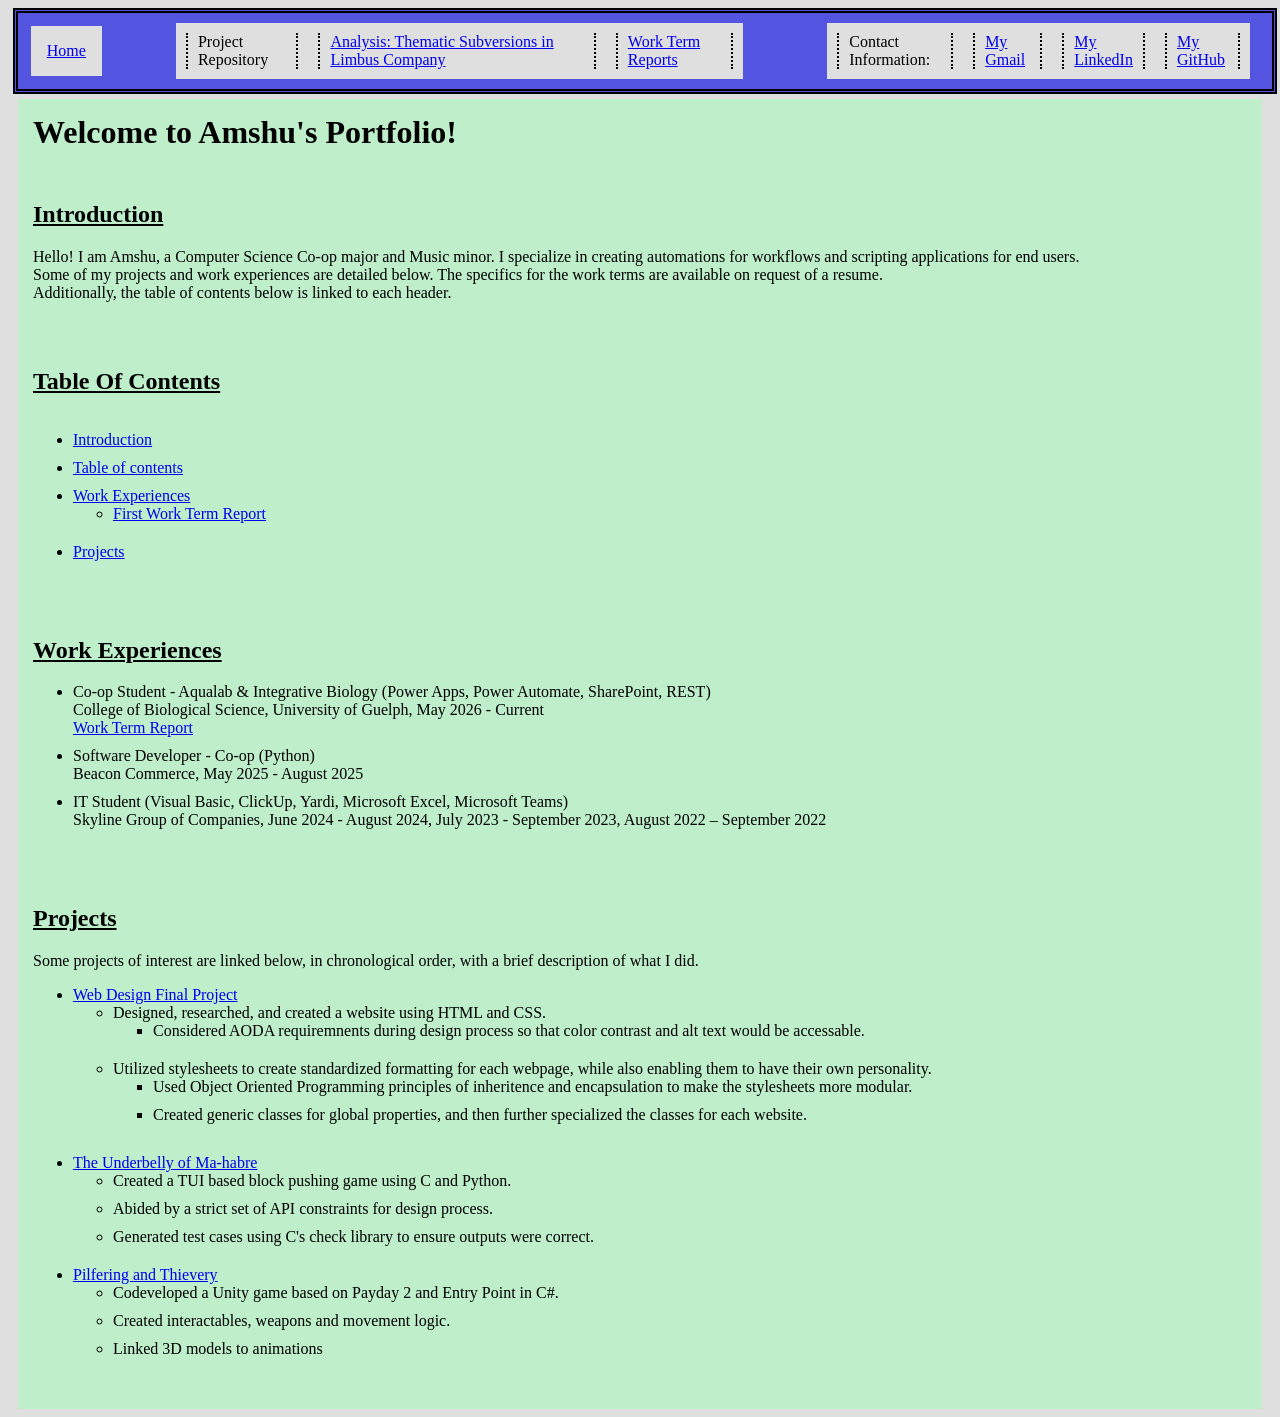
<file: index.html>
<!DOCTYPE html>

<html>
    <head>
        <meta charset="utf-8">
        <title>Home - Amshu's Portfolio</title>
        <meta name="description" content="The homepage for Amshu's portfolio">
        <meta name="viewport" content="width=device-width, initial-scale=1">
        <link rel="stylesheet" href="core-theme.css">
    </head>
    <body>
        <header>
            <a id="home-link" href="index.html">Home</a>
            <section id="header-subfield">
                <p>Project Repository</p>
                <a href="Web Design Final Project/home.html">Analysis: Thematic Subversions in Limbus Company</a>
                <a href="Co-op Work Term Report/landing-page.html">Work Term Reports</a>
            </section>
            <section id="header-subfield">
                <p>Contact Information:</p>
                <a href="amshu06@gmail.com">My Gmail</a>
                <a href="http://www.linkedin.com/in/amrthaamshu-bhat">My LinkedIn</a>
                <a href="https://github.com/Amshu-Bhat">My GitHub</a>
            </section>
        </header>
        <main>
            <h1>Welcome to Amshu's Portfolio!</h1>
            <section>
                <h2 id="Introduction">Introduction</h2>
                <article>
                    <p>
                        Hello! I am Amshu, a Computer Science Co-op major and Music minor. I specialize in creating automations for workflows and scripting applications for end users.<br>
                        Some of my projects and work experiences are detailed below. The specifics for the work terms are available on request of a resume.<br>
                        Additionally, the table of contents below is linked to each header.                        
                    </p>
                </article>
            </section>
            <section>
                <h2 id="TOC-header">Table Of Contents</h2>
                <ul id="table-of-contents">
                    <li>
                        <a href="#Introduction">Introduction</a>
                    </li>
                    <li>
                        <a href="#TOC-header">Table of contents</a>
                    </li>
                    <li>
                        <a href="#Work-Experiences">Work Experiences</a>
                        <ul>
                            <li>
                                <a href="#first-work-term-report">First Work Term Report</a>
                            </li>
                        </ul>
                    </li>
                    <li>
                        <a href="#Projects">Projects</a>
                    </li>

                </ul>
            </section>
            <section>
                <h2 id="Work-Experiences">Work Experiences</h2>
                <ul>
                    <li>
                        Co-op Student - Aqualab & Integrative Biology (Power Apps, Power Automate, SharePoint, REST)<br>  
                        College of Biological Science, University of Guelph, May 2026 - Current<br>
                        <a id="first-work-term-report" href="Co-op Work Term Report/work-term-one-uog.html">Work Term Report</a>
                    </li>
                    <li>
                        Software Developer - Co-op (Python)<br>
                        Beacon Commerce, May 2025 - August 2025
                    </li>
                    <li>
                        IT Student (Visual Basic, ClickUp, Yardi, Microsoft Excel, Microsoft Teams)<br>
                        Skyline Group of Companies, June 2024 - August 2024, July 2023 - September 2023, August 2022 – September 2022
                    </li>
                </ul>
            </section>
            <section>
                <h2 id="Projects">Projects</h2>
                <p>
                    Some projects of interest are linked below, in chronological order, with a brief description of what I did.
                </p>
                <ul>
                    <li>
                        <a href="https://amshu-bhat.github.io/Web Design Final Project/home.html">Web Design Final Project</a>
                        <ul>
                            <li>
                                Designed, researched, and created a website using HTML and CSS.
                                <ul>
                                    <li>
                                        Considered AODA requiremnents during design process so that color contrast and alt text would be accessable.
                                    </li>
                                </ul>
                            </li>
                            <li>
                                Utilized stylesheets to create standardized formatting for each webpage, while also enabling them to have their own personality.
                                <ul>
                                    <li>
                                        Used Object Oriented Programming principles of inheritence and encapsulation to make the stylesheets more modular. 
                                    </li>
                                    <li>
                                        Created generic classes for global properties, and then further specialized the classes for each website.
                                    </li>
                                </ul>
                            </li>
                        </ul>
                    </li>
                    <li>
                        <a href="https://github.com/Amshu-Bhat/The-Underbelly-of-Ma-habre">The Underbelly of Ma-habre</a>
                        <ul>
                            <li>
                                Created a TUI based block pushing game using C and Python.
                            </li>
                            <li>
                                Abided by a strict set of API constraints for design process.
                                
                            </li>
                            <li>
                                Generated test cases using C's check library to ensure outputs were correct.
                            </li>
                        </ul>
                    </li>
                    <li>
                        <a href="https://github.com/Amshu-Bhat/Pilfering-and-Thievery">Pilfering and Thievery</a>
                        <ul>
                            <li>
                                Codeveloped a Unity game based on Payday 2 and Entry Point in C#.
                            </li> 
                            <li>
                                Created interactables, weapons and movement logic. 
                            </li>
                            <li>
                                Linked 3D models to animations
                            </li>
                        </ul>
                    </li>
                </ul>
            </section>
        </main>
    </body>
</html>
</file>
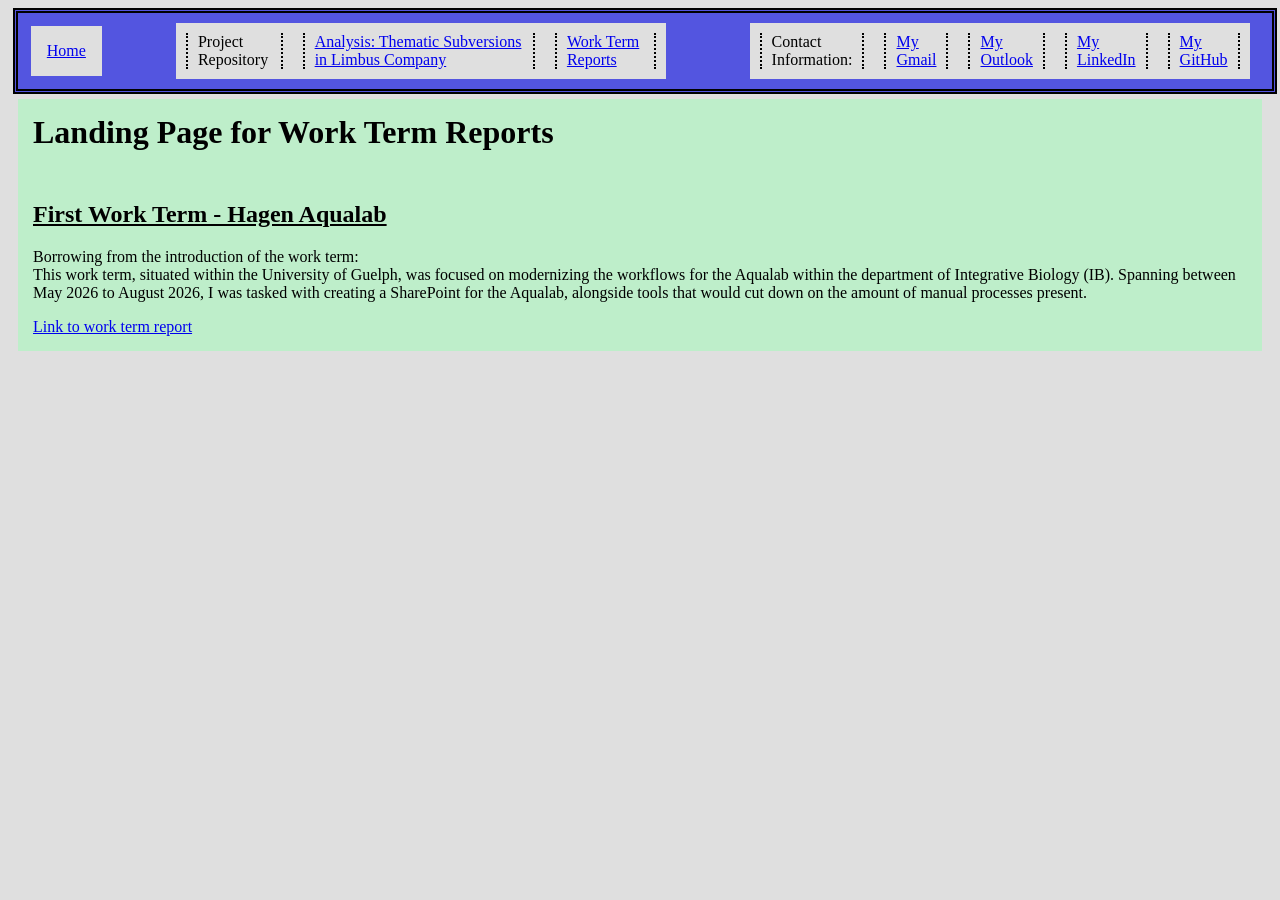
<file: Co-op Work Term Report/landing-page.html>
<!-- Landing page for all co-op work term reports -->
<!DOCTYPE html>
<html>
    <head>
        <meta charset="utf-8">
        <title>Work term reports landing page</title>
        <meta name="description" content="The homepage for the work term reports">
        <meta name="viewport" content="width=device-width, initial-scale=1">
        <link rel="stylesheet" href="../core-theme.css">
    </head>
    <body>
         <header>
            <a id="home-link" href="../index.html">Home</a>
            <section id="header-subfield">
                <p>Project Repository</p>
                <a href="../Web Design Final Project/home.html">Analysis: Thematic Subversions in Limbus Company</a>
                <a href="landing-page.html">Work Term Reports</a>
            </section>
            <section id="header-subfield">
                <p>Contact Information:</p>
                <a href="mailto:amshu06@gmail.com">My Gmail</a>
                <a href="mailto:amrthaam@uoguelph.ca">My Outlook</a>
                <a href="http://www.linkedin.com/in/amrthaamshu-bhat">My LinkedIn</a>
                <a href="https://github.com/Amshu-Bhat">My GitHub</a>
            </section>
        </header>
        <main>
            <h1>Landing Page for Work Term Reports</h1>
            <section>
                <h2>First Work Term - Hagen Aqualab</h2>
                <p>
                    Borrowing from the introduction of the work term:<br>
                    This work term, situated within the University of Guelph, was focused on modernizing the workflows for the Aqualab within the department of Integrative Biology (IB). Spanning between May 2026 to August 2026, I was tasked with creating a SharePoint for the Aqualab, alongside tools that would cut down on the amount of manual processes present.
                </p>
                <a href="work-term-one-uog.html">Link to work term report</a>
            </section>
        </main>
    </body>
</html>
</file>
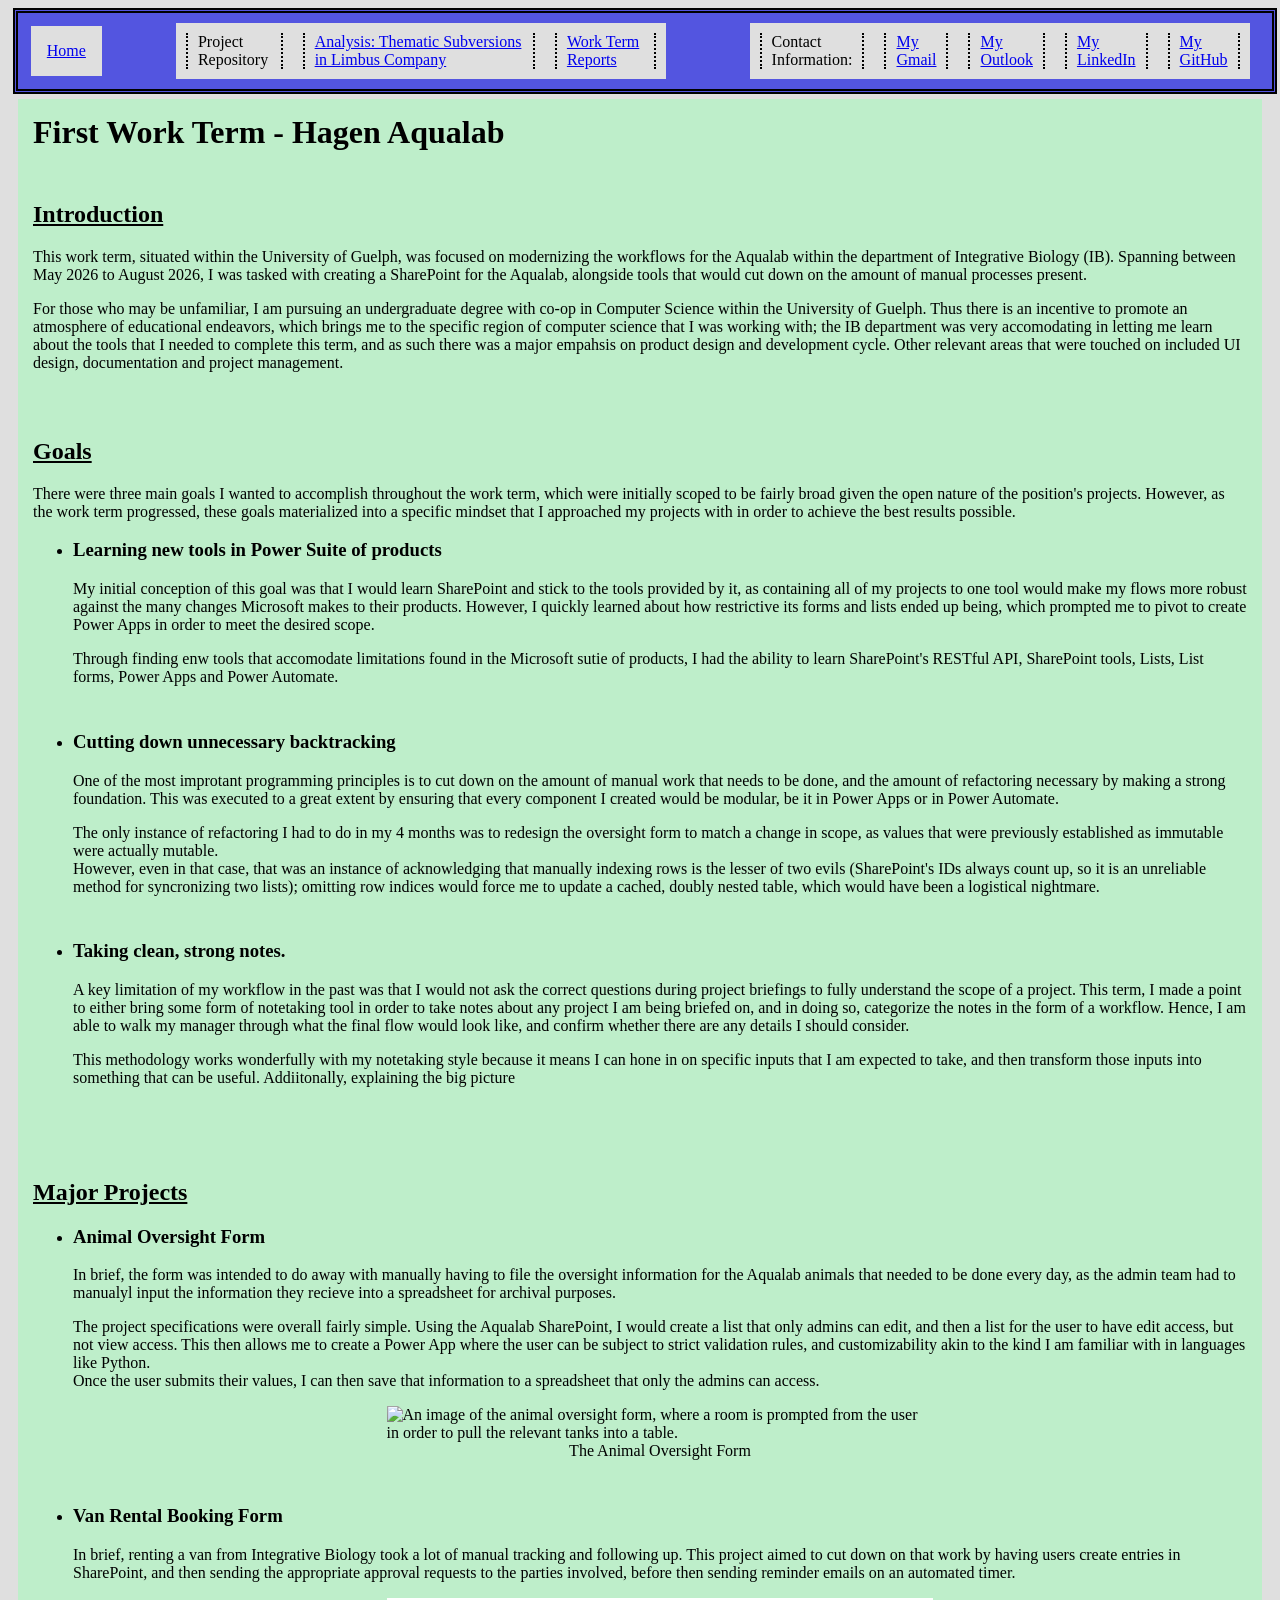
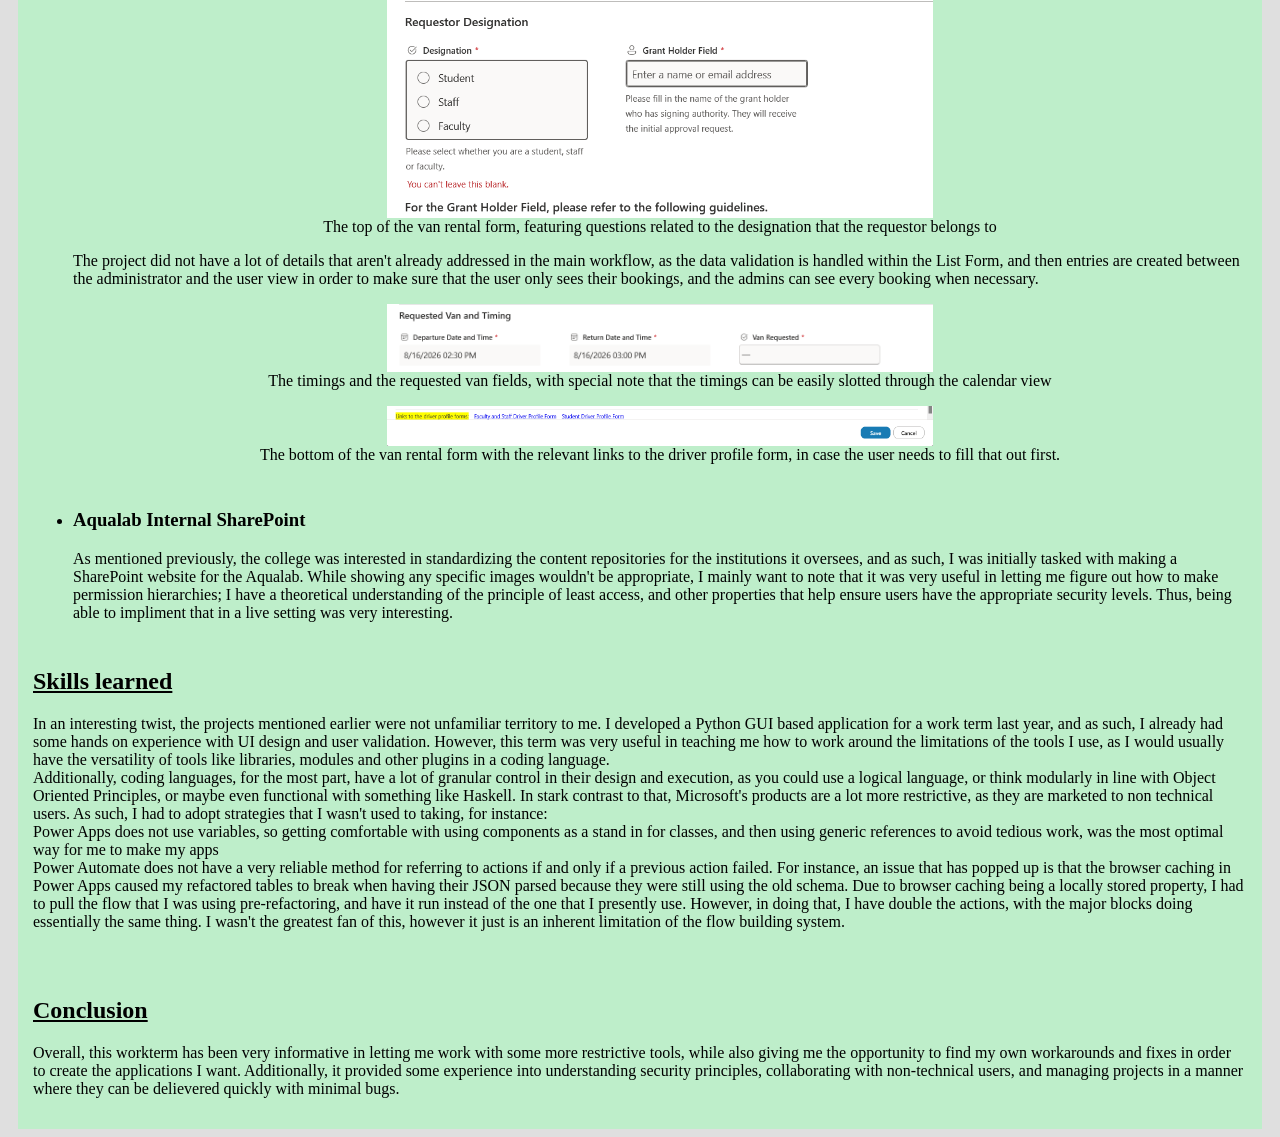
<file: Co-op Work Term Report/work-term-one-uog.html>
<!DOCTYPE html>
<html>
    <head>
        <meta charset="utf-8">
        <title>First Work Term - Hagen Aqualab</title>
        <meta name="description" content="The homepage for Amshu's portfolio">
        <meta name="viewport" content="width=device-width, initial-scale=1">
        <link rel="stylesheet" href="../core-theme.css">
    </head>
    <body>
         <header>
            <a id="home-link" href="../index.html">Home</a>
            <section id="header-subfield">
                <p>Project Repository</p>
                <a href="../Web Design Final Project/home.html">Analysis: Thematic Subversions in Limbus Company</a>
                <a href="landing-page.html">Work Term Reports</a>
            </section>
            <section id="header-subfield">
                <p>Contact Information:</p>
                <a href="mailto:amshu06@gmail.com">My Gmail</a>
                <a href="mailto:amrthaam@uoguelph.ca">My Outlook</a>
                <a href="http://www.linkedin.com/in/amrthaamshu-bhat">My LinkedIn</a>
                <a href="https://github.com/Amshu-Bhat">My GitHub</a>
            </section>
        </header>
        <main>
            <h1>First Work Term - Hagen Aqualab</h1>
            <section>
                <h2>Introduction</h2>
                <article>
                    <p>
                        This work term, situated within the University of Guelph, was focused on modernizing the workflows for the Aqualab within the department of Integrative Biology (IB). Spanning between May 2026 to August 2026, I was tasked with creating a SharePoint for the Aqualab, alongside tools that would cut down on the amount of manual processes present.
                    </p>
                    <p>
                        For those who may be unfamiliar, I am pursuing an undergraduate degree with co-op in Computer Science within the University of Guelph. Thus there is an incentive to promote an atmosphere of educational endeavors, which brings me to the specific region of computer science that I was working with; the IB department was very accomodating in letting me learn about the tools that I needed to complete this term, and as such there was a major empahsis on product design and development cycle. Other relevant areas that were touched on included UI design, documentation and project management.
                    </p>
                </article>
            </section>
            <section>
                <h2>Goals</h2>
                <p>
                    There were three main goals I wanted to accomplish throughout the work term, which were initially scoped to be fairly broad given the open nature of the position's projects. However, as the work term progressed, these goals materialized into a specific mindset that I approached my projects with in order to achieve the best results possible.
                </p>
                <ul>
                    <li>
                        <h3>Learning new tools in Power Suite of products</h3>
                        <p>
                            My initial conception of this goal was that I would learn SharePoint and stick to the tools provided by it, as containing all of my projects to one tool would make my flows more robust against the many changes Microsoft makes to their products. However, I quickly learned about how restrictive its forms and lists ended up being, which prompted me to pivot to create Power Apps in order to meet the desired scope. 
                        </p>
                        <p>
                            Through finding enw tools that accomodate limitations found in the Microsoft sutie of products, I had the ability to learn SharePoint's RESTful API, SharePoint tools, Lists, List forms, Power Apps and Power Automate.
                        </p>
                    </li>
                    <li>
                        <h3>Cutting down unnecessary backtracking</h3>
                        <p>One of the most improtant programming principles is to cut down on the amount of manual work that needs to be done, and the amount of refactoring necessary by making a strong foundation. This was executed to a great extent by ensuring that every component I created would be modular, be it in Power Apps or in Power Automate.</p>
                        <p>The only instance of refactoring I had to do in my 4 months was to redesign the oversight form to match a change in scope, as values that were previously established as immutable were actually mutable.<br> However, even in that case, that was an instance of acknowledging that manually indexing rows is the lesser of two evils (SharePoint's IDs always count up, so it is an unreliable method for syncronizing two lists);  omitting row indices would force me to update a cached, doubly nested table, which would have been a logistical nightmare.</p>
                    </li>
                    <li>
                        <h3>Taking clean, strong notes.</h3>
                        <p>A key limitation of my workflow in the past was that I would not ask the correct questions during project briefings to fully understand the scope of a project. This term, I made a point to either bring some form of notetaking tool in order to take notes about any project I am being briefed on, and in doing so, categorize the notes in the form of a workflow. Hence, I am able to walk my manager through what the final flow would look like, and confirm whether there are any details I should consider.</p>
                        <p>This methodology works wonderfully with my notetaking style because it means I can hone in on specific inputs that I am expected to take, and then transform those inputs into something that can be useful. Addiitonally, explaining the big picture </p>
                    </li>
                </ul>
            </section>
            <section>
                <h2>Major Projects</h2>
                <ul>
                    <li>
                        <h3>Animal Oversight Form</h3>
                        <p>
                            In brief, the form was intended to do away with manually having to file the oversight information for the Aqualab animals that needed to be done every day, as the admin team had to manualyl input the information they recieve into a spreadsheet for archival purposes.
                        </p>
                        <p>
                            The project specifications were overall fairly simple. Using the Aqualab SharePoint, I would create a list that only admins can edit, and then a list for the user to have edit access, but not view access. This then allows me to create a Power App where the user can be subject to strict validation rules, and customizability akin to the kind I am familiar with in languages like Python.<br>
                            Once the user submits their values, I can then save that information to a spreadsheet that only the admins can access.
                        </p>
                        <figure>
                            <img href="oversight-form-interface.png" alt="An image of the animal oversight form, where a room is prompted from the user in order to pull the relevant tanks into a table.">
                            <figcaption>The Animal Oversight Form</figcaption>
                        </figure>
                    </li>
                    <li>
                        <h3>Van Rental Booking Form</h3>
                        <p>
                            In brief, renting a van from Integrative Biology took a lot of manual tracking and following up. This project aimed to cut down on that work by having users create entries in SharePoint, and then sending the appropriate approval requests to the parties involved, before then sending reminder emails on an automated timer.
                            <figure>
                                <img src="designations-prompts-header-van-rental.png" alt="The top of the van rental form, where the header lives. Additionally, two questions are present, with one asking the user to choose between 3 designations and the other asking the user to fill in an email for the approval process.">
                                <figcaption>The top of the van rental form, featuring questions related to the designation that the requestor belongs to</figcaption>
                            </figure>
                        </p>
                        <p>
                            The project did not have a lot of details that aren't already addressed in the main workflow, as the data validation is handled within the List Form, and then entries are created between the administrator and the user view in order to make sure that the user only sees their bookings, and the admins can see every booking when necessary.
                            <figure>
                                <img src="requested-van-and-timings.png" alt="The timings and the requested van fields, with special note that the timings can be easily slotted through the calendar view">
                                <figcaption>The timings and the requested van fields, with special note that the timings can be easily slotted through the calendar view</figcaption>
                            </figure>
                            <figure>
                                <img src="van-rental-link-and-submission.png" alt="The bottom of the van rental form with the relevant links to the driver profile form, in case the user needs to fill that out first.">
                                <figcaption>The bottom of the van rental form with the relevant links to the driver profile form, in case the user needs to fill that out first.</figcaption>
                            </figure>
                        </p>
                    </li>
                    <li>
                        <h3>Aqualab Internal SharePoint</h3>
                        <p>As mentioned previously, the college was interested in standardizing the content repositories for the institutions it oversees, and as such, I was initially tasked with making a SharePoint website for the Aqualab. While showing any specific images wouldn't be appropriate, I mainly want to note that it was very useful in letting me figure out how to make permission hierarchies; I have a theoretical understanding of the principle of least access, and other properties that help ensure users have the appropriate security levels. Thus, being able to impliment that in a live setting was very interesting.</p>
                        
                    </li>

                </ul>
                <h2>Skills learned</h2>
                <p>
                    In an interesting twist, the projects mentioned earlier were not unfamiliar territory to me. I developed a Python GUI based application for a work term last year, and as such, I already had some hands on experience with UI design and user validation. However, this term was very useful in teaching me how to work around the limitations of the tools I use, as I would usually have the versatility of tools like libraries, modules and other plugins in a coding language.<br>
                    Additionally, coding languages, for the most part, have a lot of granular control in their design and execution, as you could use a logical language, or think modularly in line with Object Oriented Principles, or maybe even functional with something like Haskell. In stark contrast to that, Microsoft's products are a lot more restrictive, as they are marketed to non technical users. As such, I had to adopt strategies that I wasn't used to taking, for instance:<br>
                    Power Apps does not use variables, so getting comfortable with using components as a stand in for classes, and then using generic references to avoid tedious work, was the most optimal way for me to make my apps<br>
                    Power Automate does not have a very reliable method for referring to actions if and only if a previous action failed. For instance, an issue that has popped up is that the browser caching in Power Apps caused my refactored tables to break when having their JSON parsed because they were still using the old schema. Due to browser caching being a locally stored property, I had to pull the flow that I was using pre-refactoring, and have it run instead of the one that I presently use. However, in doing that, I have double the actions, with the major blocks doing essentially the same thing. I wasn't the greatest fan of this, however it just is an inherent limitation of the flow building system.
                </p>
            </section>
            <section>
                <h2>Conclusion</h2>
                <p>Overall, this workterm has been very informative in letting me work with some more restrictive tools, while also giving me the opportunity to find my own workarounds and fixes in order to create the applications I want. Additionally, it provided some experience into understanding security principles, collaborating with non-technical users, and managing projects in a manner where they can be delievered quickly with minimal bugs.</p>
            </section>
        </main>
    </body>
</html>
</file>
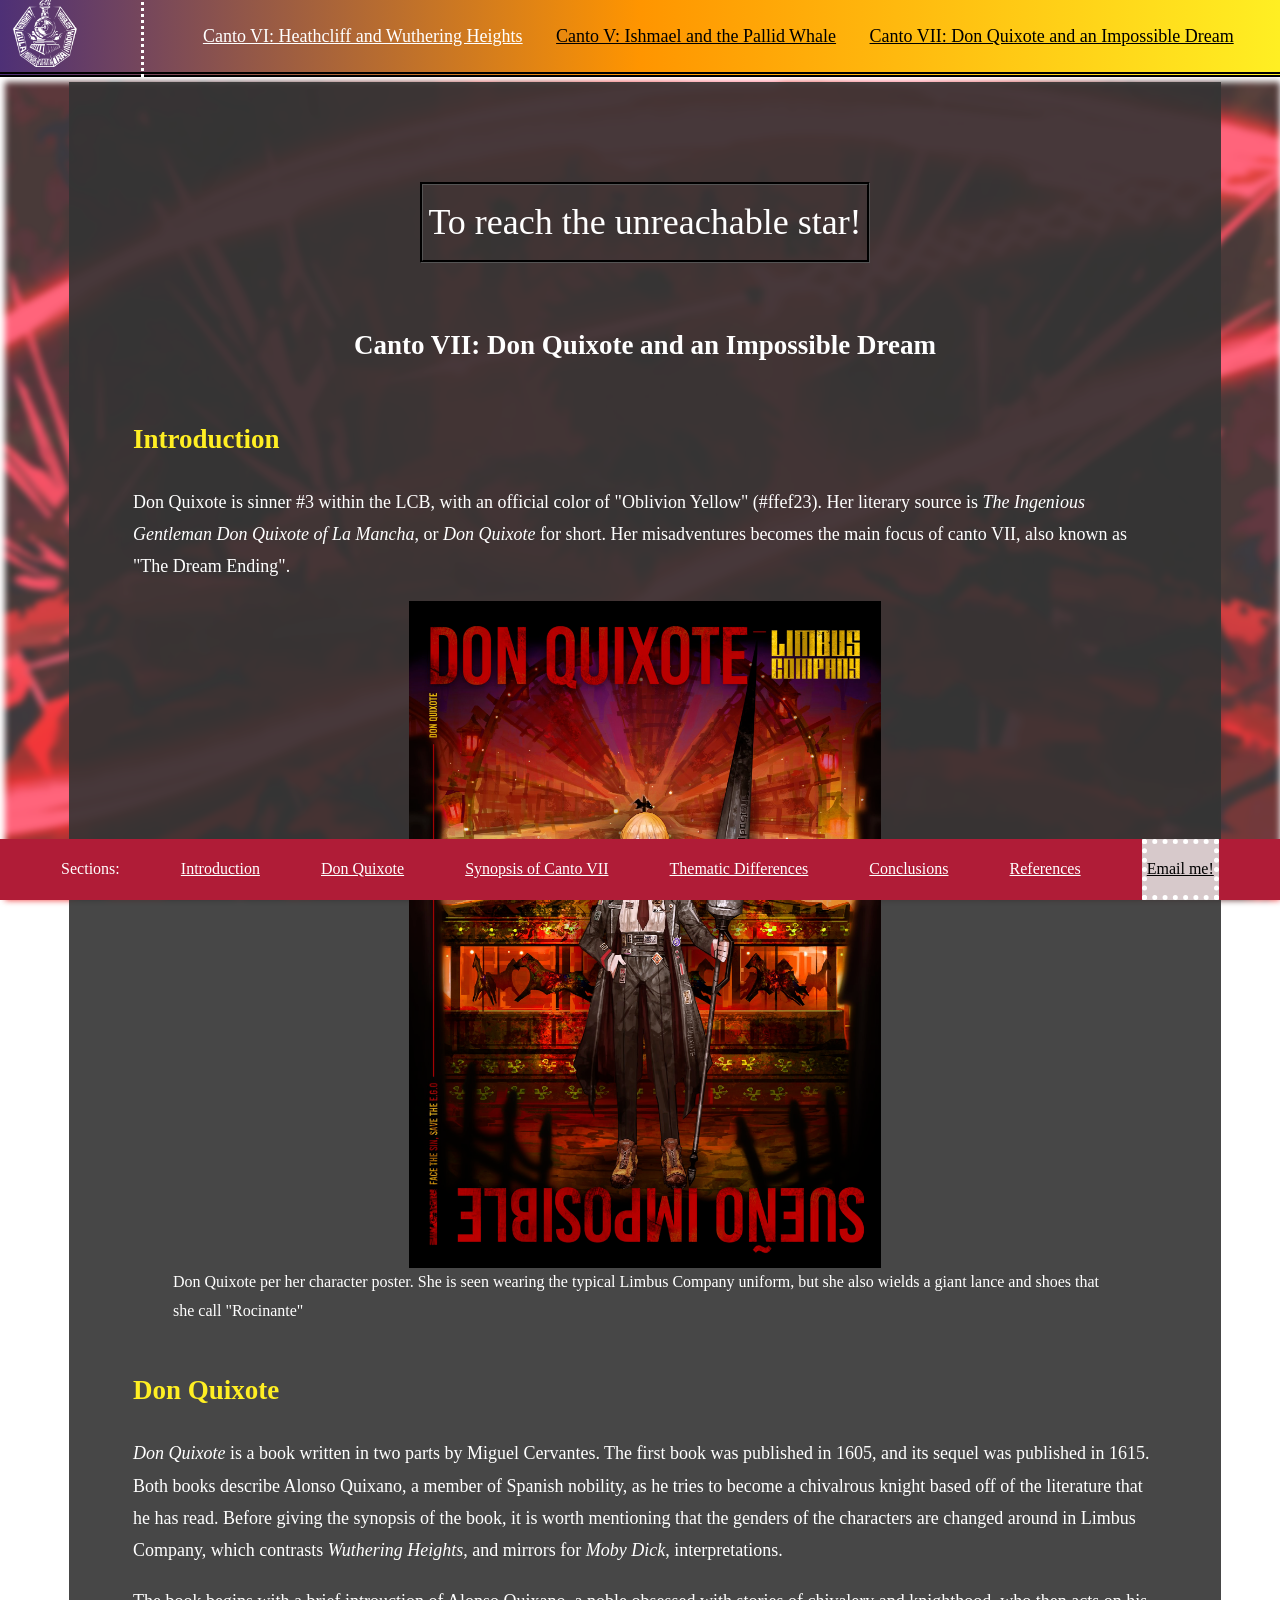
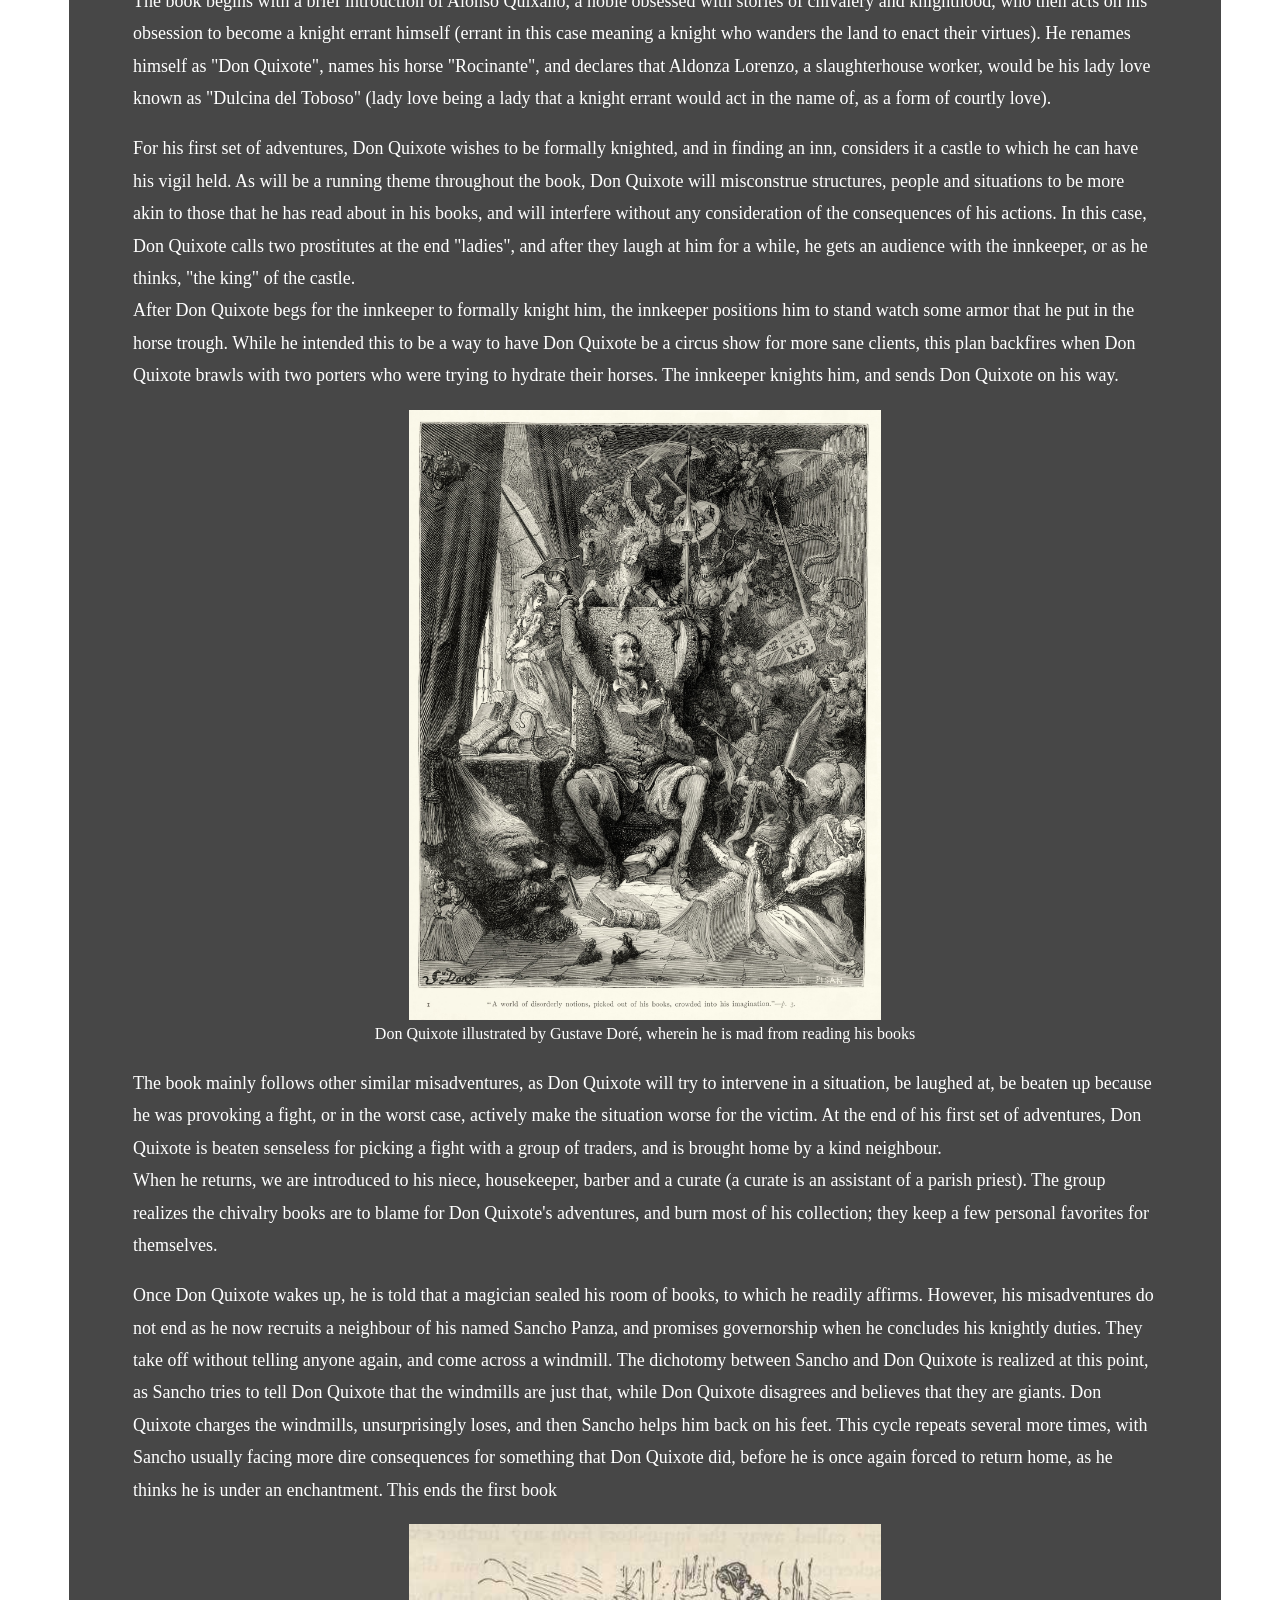
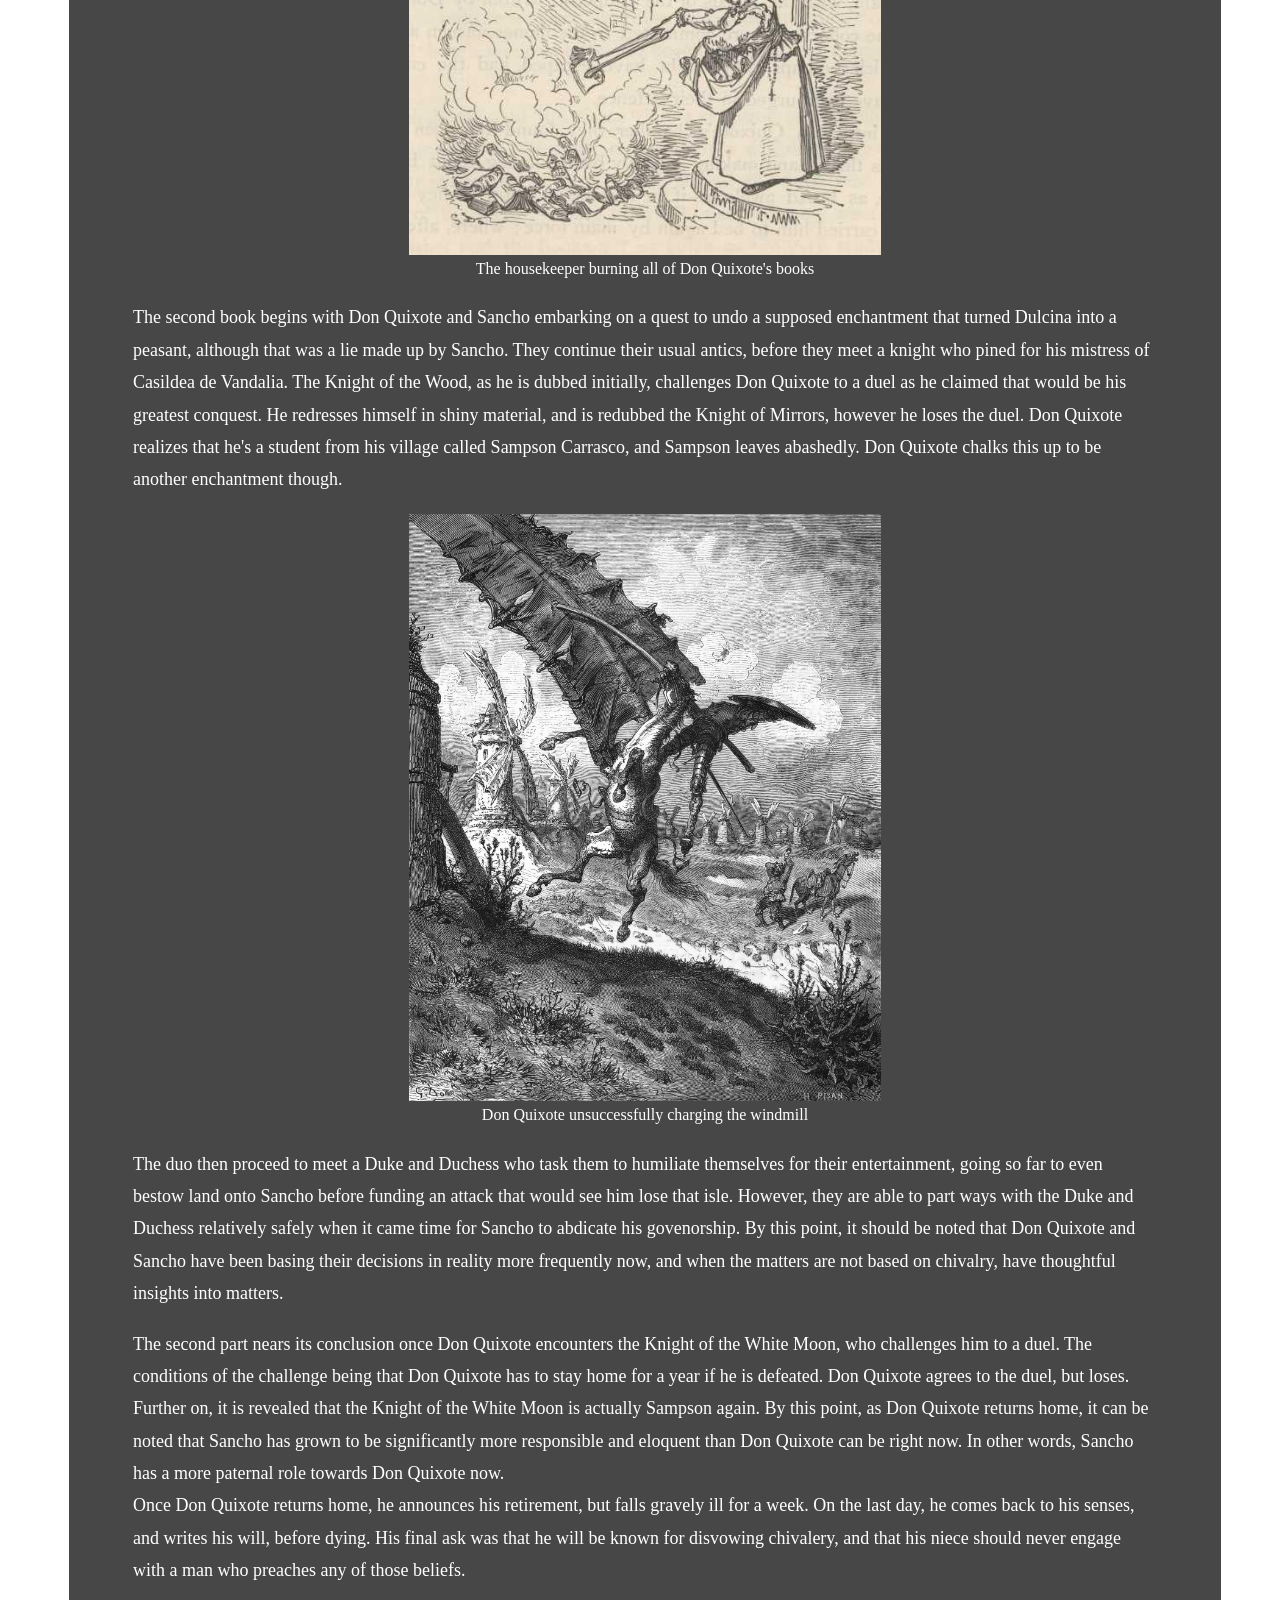
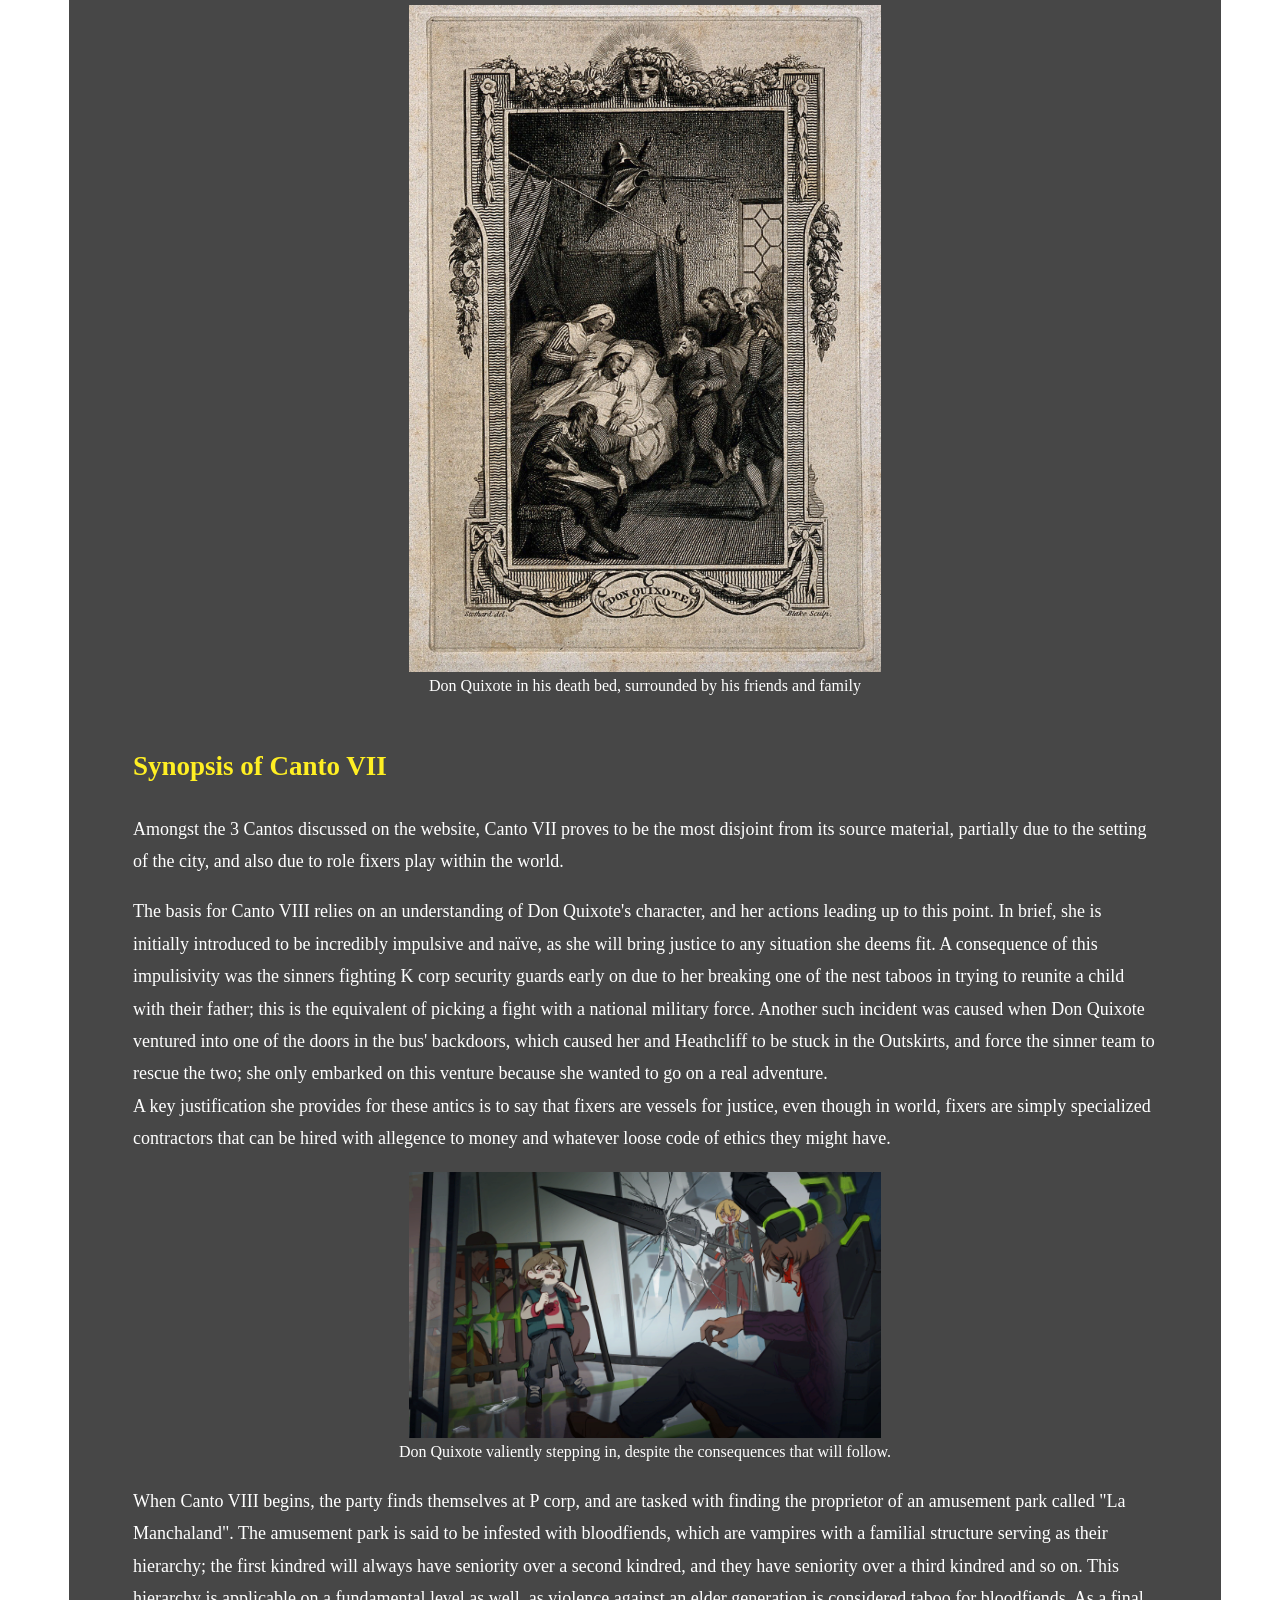
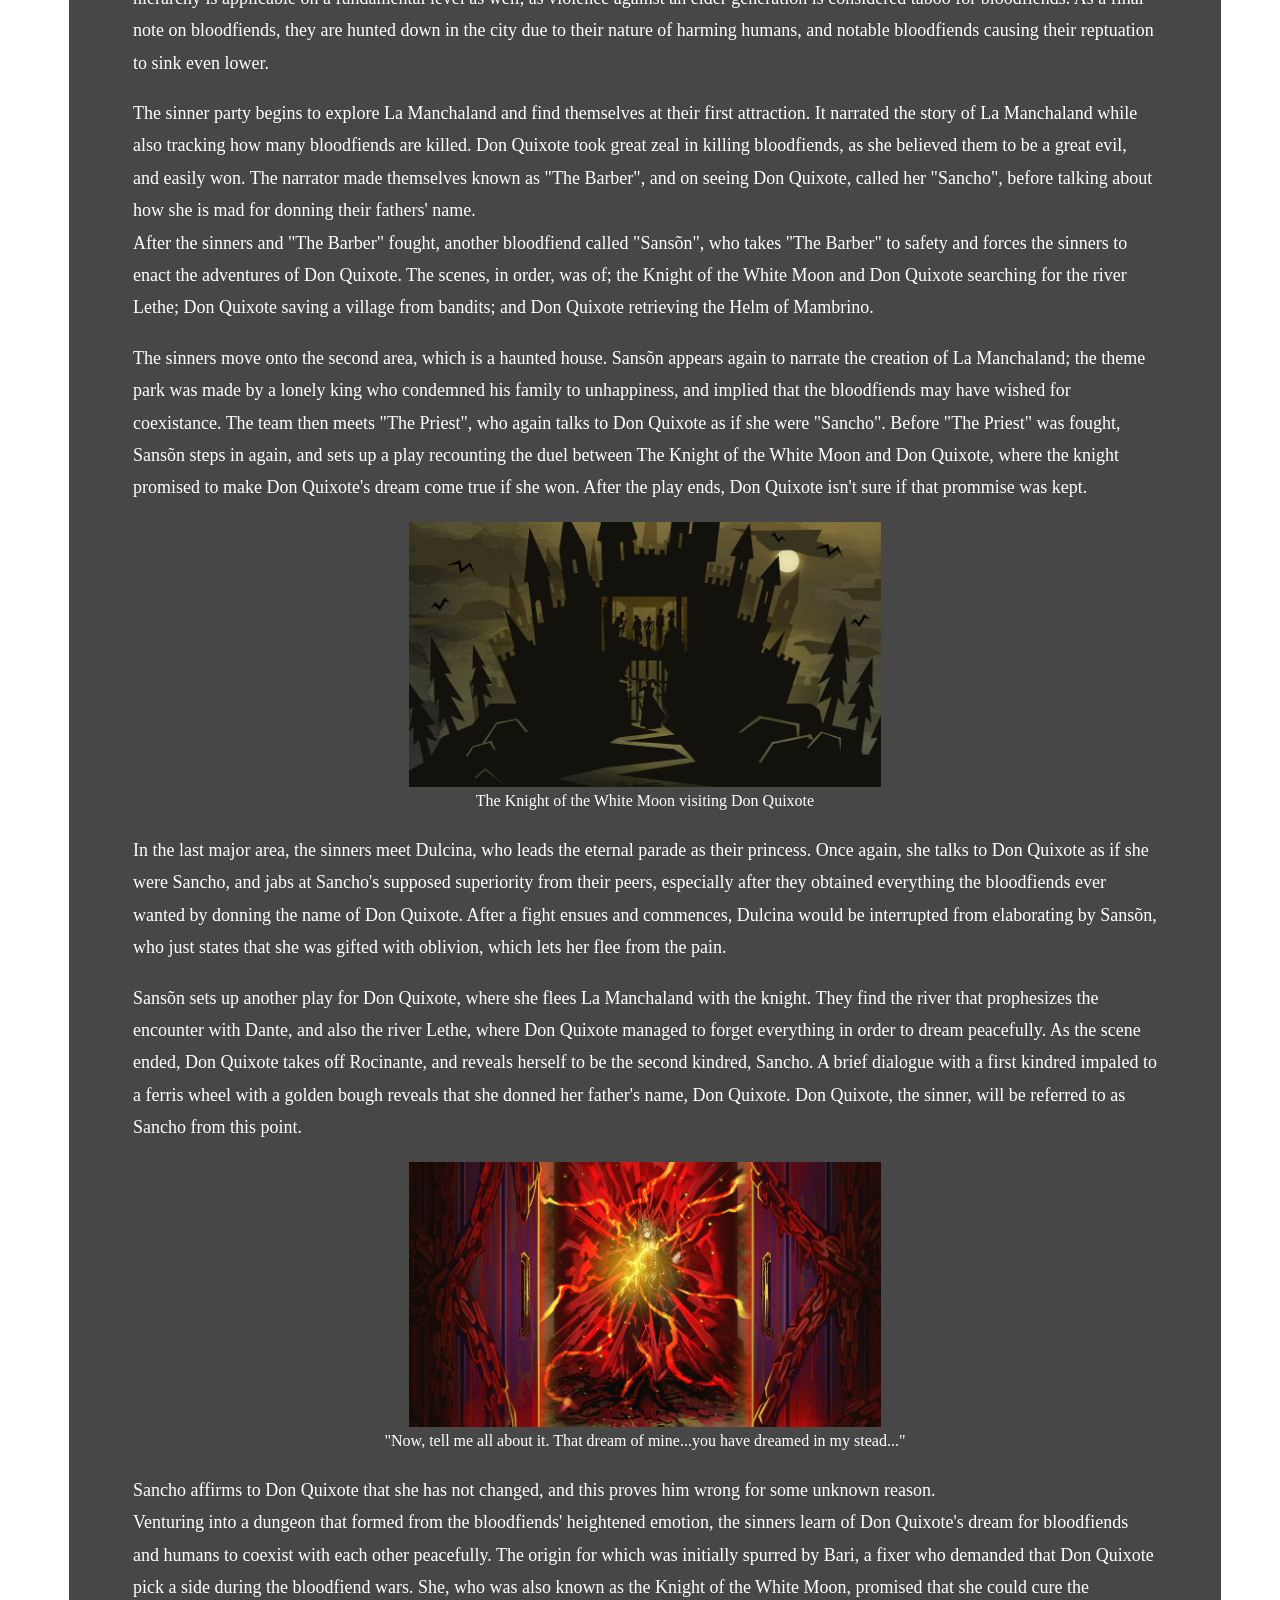
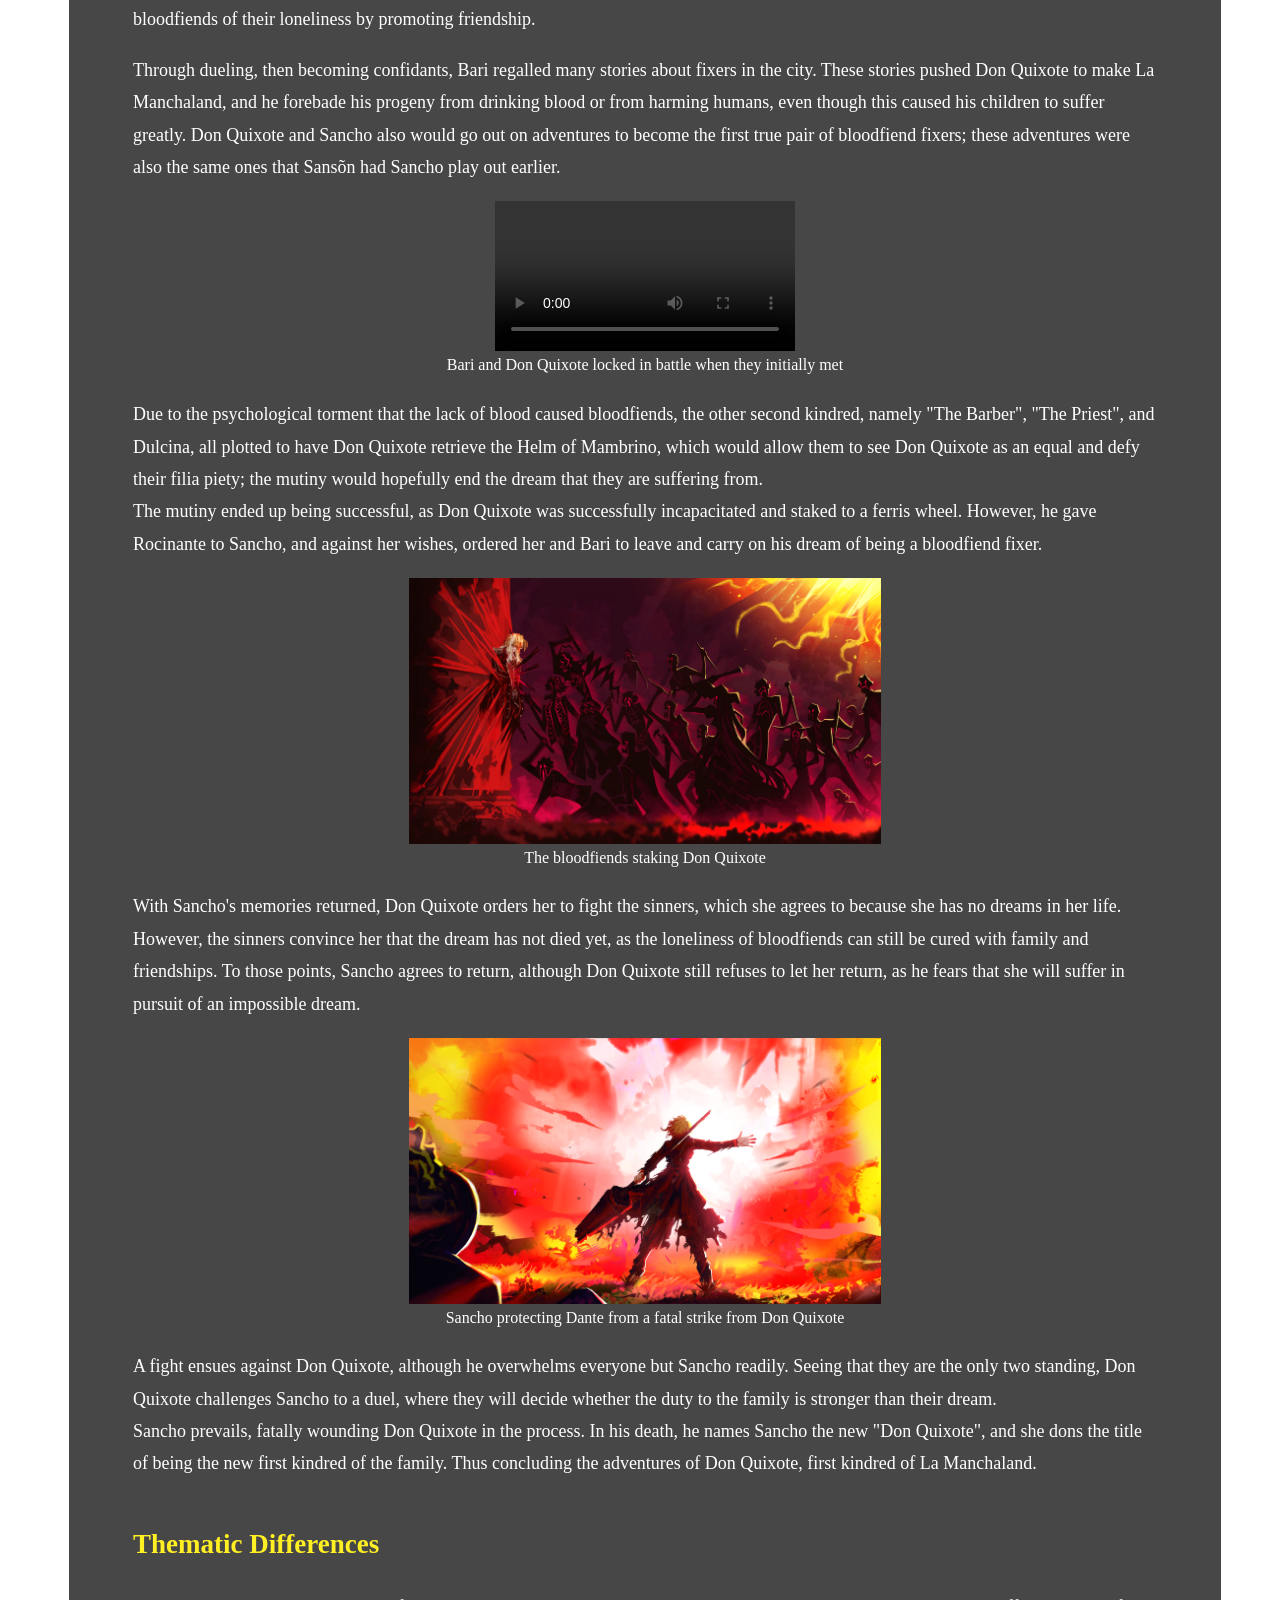
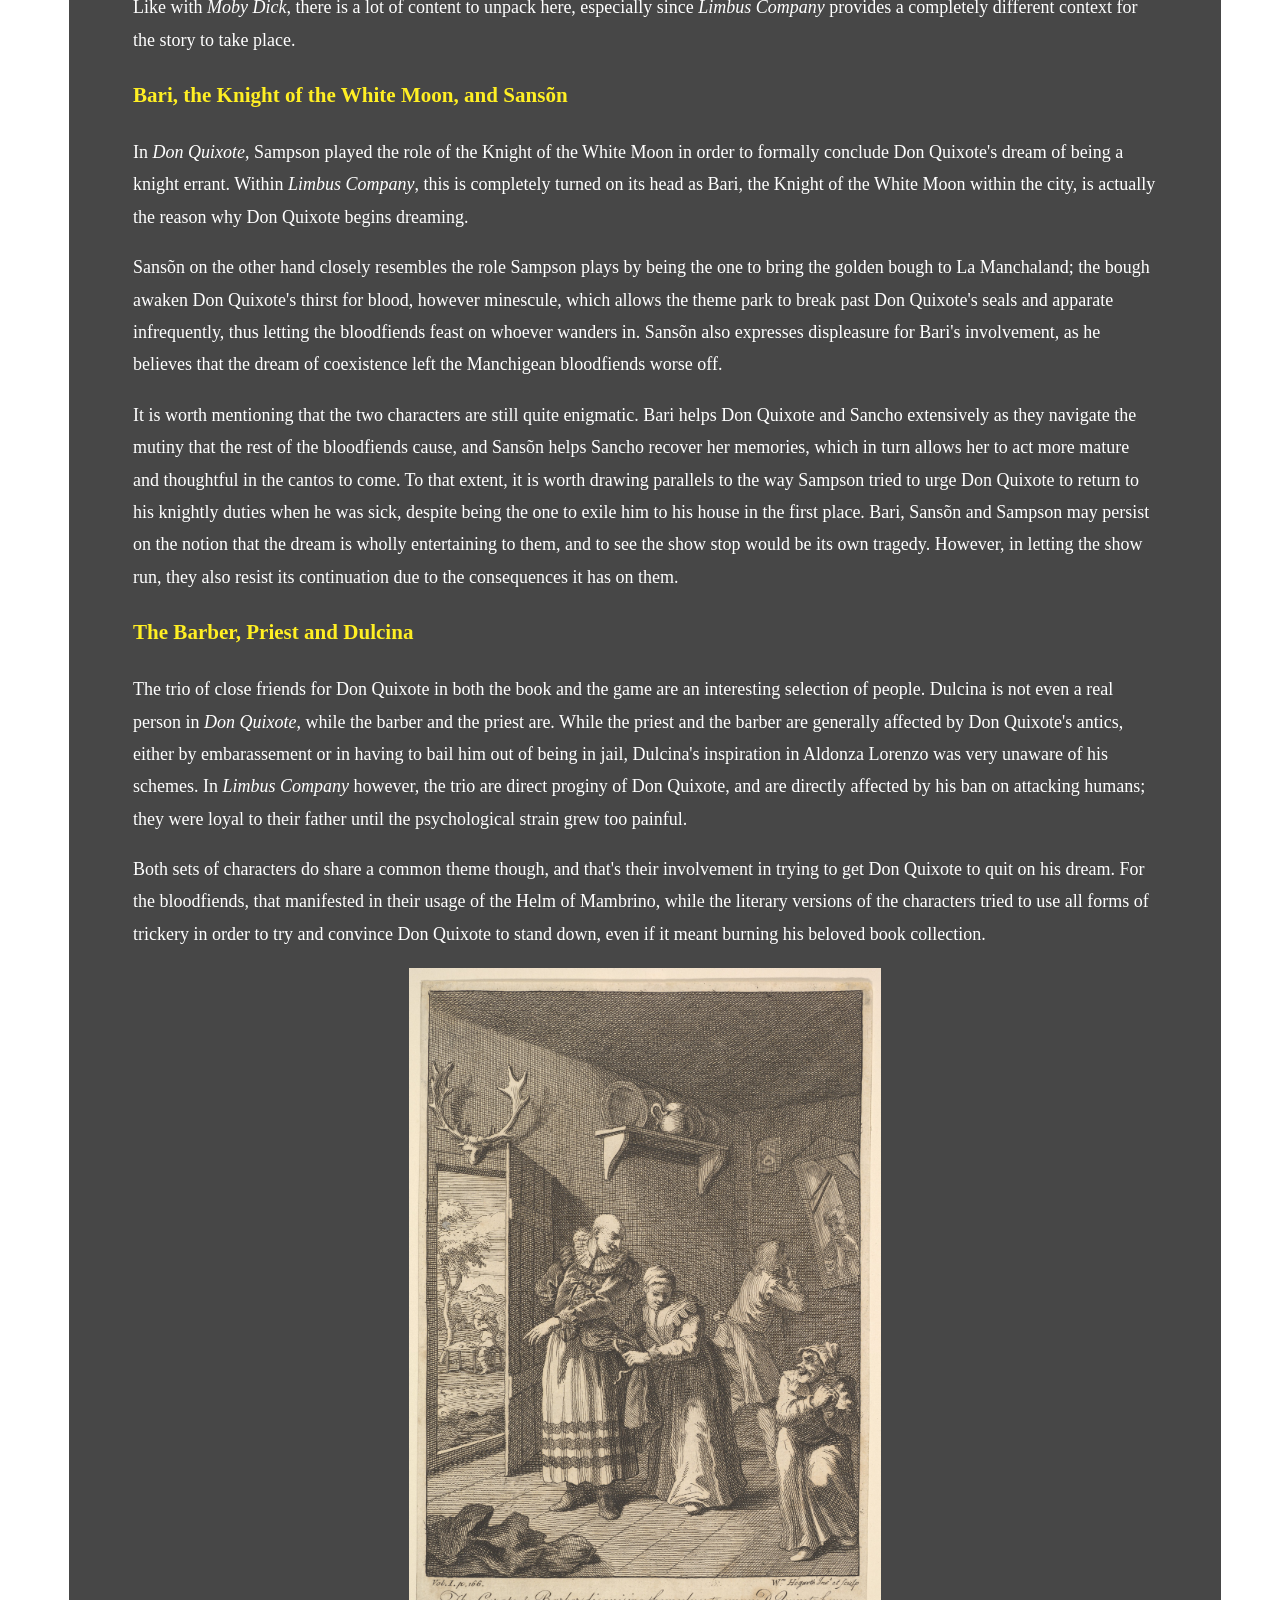
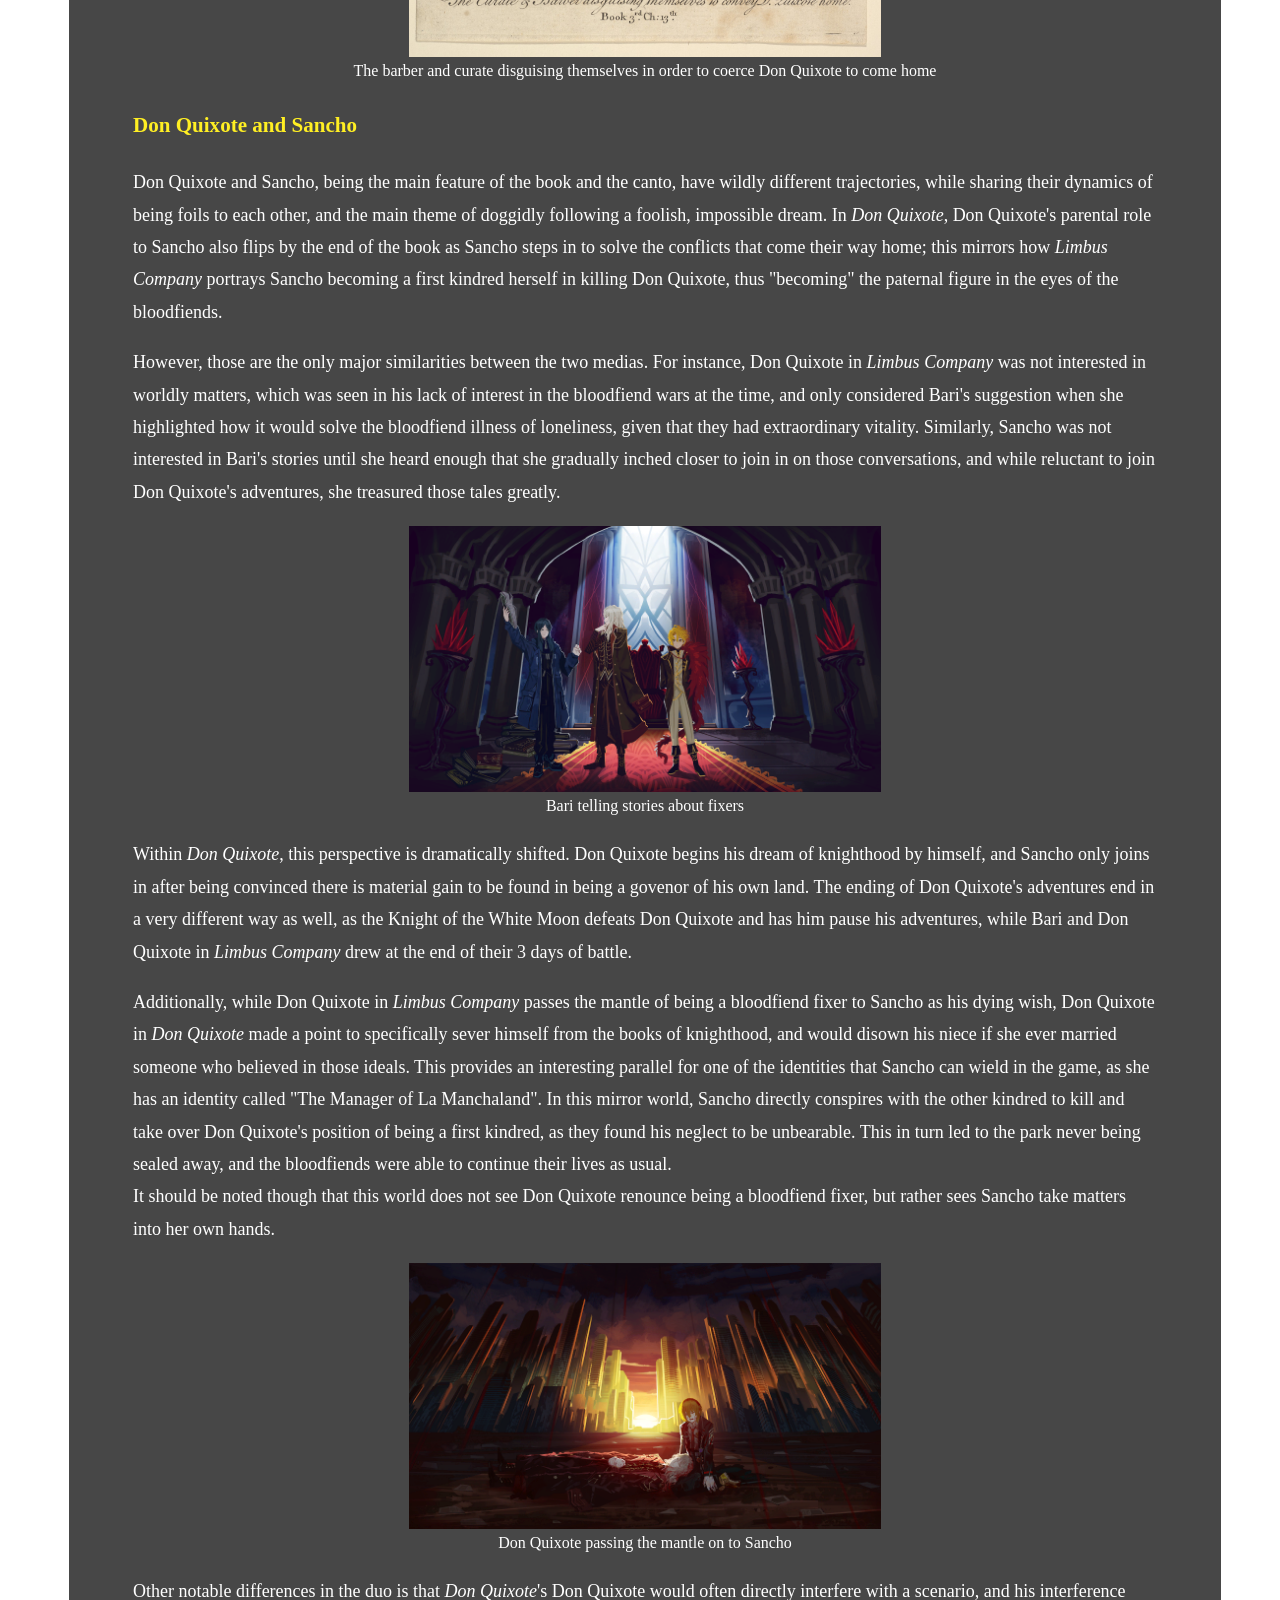
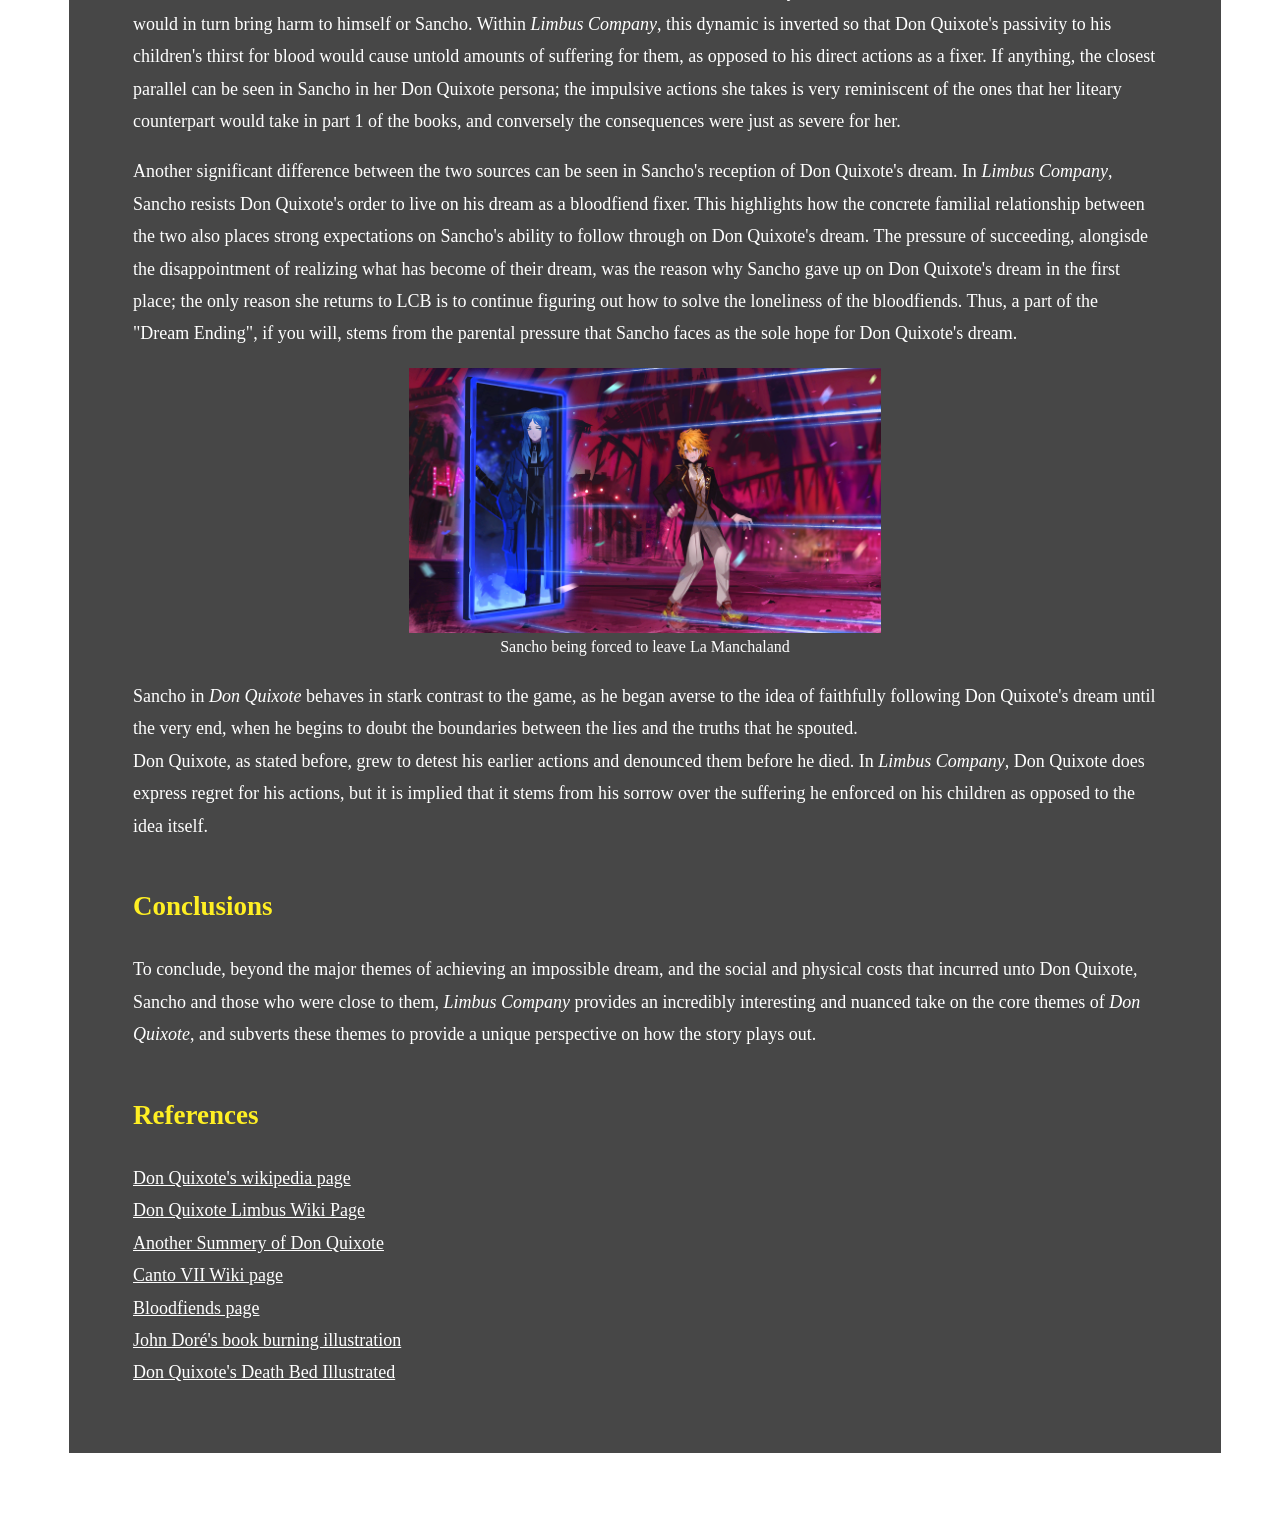
<file: Web Design Final Project/donqui.html>
<!DOCTYPE html>
<html>
<head>
	<meta charset="utf-8">
	<meta name="viewport" content="width=device-width, initial-scale=1">
	<link rel="stylesheet" href="webstyle.css">
	<title>
		Canto VII: Don Quixote and an Impossible Dream
	</title>
</head>
<body>
	<header>
		<!--I am very intentionally not using an unordered list here because I'm treating the nav buttons as a seperate "box" that is fitted into the nav class. Basically instead of delegating everything to the list I can just say that we're looking at a group of boxes that are all sized appropriately because they have classes specific to them/their properties-->
		<!--Have the far left icon be the LCB icon in its own isolated bubble-->
		<div id="home-link">
			<a class="home-link-image small-icon" href="home.html">
				<img class="home-link-image small-icon" src="Media/navbar-icon.png" alt="Return to home page" title="Return to home page">
			</a>
			
		</div>
		<nav>
			<a class="heathcliff-link" href="heathcliff.html">
				Canto VI: Heathcliff and Wuthering Heights
			</a>
			<a class="ishmael-link" href="ishmael.html">
				Canto V: Ishmael and the Pallid Whale
			</a>
			<a class="donqui-link" href="donqui.html">
				Canto VII: Don Quixote and an Impossible Dream
			</a>

		</nav>
	</header>
	<main id="donqui-main">
		<section class="main-text-sizing main-text-color-scheme-light">
			<blockquote>
				To reach the unreachable star!
			</blockquote>
			<h1>Canto VII: Don Quixote and an Impossible Dream</h1>
			<section>
				<h2 class="donqui-header" id="Introduction">Introduction</h2>
				<p>
					Don Quixote is sinner #3 within the LCB, with an official color of "Oblivion Yellow" (#ffef23). Her literary source is <em>The Ingenious Gentleman Don Quixote of La Mancha</em>, or <em>Don Quixote</em> for short. Her misadventures becomes the main focus of canto VII, also known as "The Dream Ending".
				</p>
				<figure>
					<img class="figure-image" src="Media/donqui-images/donqui-character-art.png" alt="Picture of Don Quixote per her character poster. She is seen wearing the typical Limbus Company uniform, but she also wields a giant lance and shoes that she call &quot;Rocinante&quot;">
					<figcaption>Don Quixote per her character poster. She is seen wearing the typical Limbus Company uniform, but she also wields a giant lance and shoes that she call &quot;Rocinante&quot;</figcaption>
				</figure>
			</section>
			<section>
				<h2 class="donqui-header" id="Don-Quixote">Don Quixote</h2>
				<article>
					<p>
						<em>Don Quixote</em> is a book written in two parts by Miguel Cervantes. The first book was published in 1605, and its sequel was published in 1615. Both books describe Alonso Quixano, a member of Spanish nobility, as he tries to become a chivalrous knight based off of the literature that he has read. Before giving the synopsis of the book, it is worth mentioning that the genders of the characters are changed around in Limbus Company, which contrasts <em>Wuthering Heights</em>, and mirrors for <em>Moby Dick</em>, interpretations.
					</p>
					<p>
						The book begins with a brief introuction of Alonso Quixano, a noble obsessed with stories of chivalery and knighthood, who then acts on his obsession to become a knight errant himself (errant in this case meaning a knight who wanders the land to enact their virtues). He renames himself as "Don Quixote", names his horse "Rocinante", and declares that Aldonza Lorenzo, a slaughterhouse worker, would be his lady love known as "Dulcina del Toboso" (lady love being a lady that a knight errant would act in the name of, as a form of courtly love). 
					</p>
					<p>
						For his first set of adventures, Don Quixote wishes to be formally knighted, and in finding an inn, considers it a castle to which he can have his vigil held. As will be a running theme throughout the book, Don Quixote will misconstrue structures, people and situations to be more akin to those that he has read about in his books, and will interfere without any consideration of the consequences of his actions. In this case, Don Quixote calls two prostitutes at the end "ladies", and after they laugh at him for a while, he gets an audience with the innkeeper, or as he thinks, "the king" of the castle.<br>
						After Don Quixote begs for the innkeeper to formally knight him, the innkeeper positions him to stand watch some armor that he put in the horse trough. While he intended this to be a way to have Don Quixote be a circus show for more sane clients, this plan backfires when Don Quixote brawls with two porters who were trying to hydrate their horses. The innkeeper knights him, and sends Don Quixote on his way. 
					</p>
					<figure>
						<img class="figure-image" src="Media/donqui-images/don-quixote-madness-from-books.jpg" alt="Don Quixote illustrated by Gustave Dor&eacute;, wherein he is mad from reading his books">
						<figcaption>Don Quixote illustrated by Gustave Dor&eacute;, wherein he is mad from reading his books</figcaption>
					</figure>
					<p>
						The book mainly follows other similar misadventures, as Don Quixote will try to intervene in a situation, be laughed at, be beaten up because he was provoking a fight, or in the worst case, actively make the situation worse for the victim. At the end of his first set of adventures, Don Quixote is beaten senseless for picking a fight with a group of traders, and is brought home by a kind neighbour.<br>
						When he returns, we are introduced to his niece, housekeeper, barber and a curate (a curate is an assistant of a parish priest). The group realizes the chivalry books are to blame for Don Quixote's adventures, and burn most of his collection; they keep a few personal favorites for themselves.  
					</p>
					<p>
						Once Don Quixote wakes up, he is told that a magician sealed his room of books, to which he readily affirms. However, his misadventures do not end as he now recruits a neighbour of his named Sancho Panza, and promises governorship when he concludes his knightly duties. They take off without telling anyone again, and come across a windmill. The dichotomy between Sancho and Don Quixote is realized at this point, as Sancho tries to tell Don Quixote that the windmills are just that, while Don Quixote disagrees and believes that they are giants. Don Quixote charges the windmills, unsurprisingly loses, and then Sancho helps him back on his feet. This cycle repeats several more times, with Sancho usually facing more dire consequences for something that Don Quixote did, before he is once again forced to return home, as he thinks he is under an enchantment. This ends the first book
					</p>
					<figure>
						<img class="figure-image" src="Media/donqui-images/book-burning-dore.jpg" alt="The housekeeper burning all of Don Quixote's books">
						<figcaption>The housekeeper burning all of Don Quixote's books</figcaption>
					</figure>
					<p>
						The second book begins with Don Quixote and Sancho embarking on a quest to undo a supposed enchantment that turned Dulcina into a peasant, although that was a lie made up by Sancho. They continue their usual antics, before they meet a knight who pined for his mistress of Casildea de Vandalia. The Knight of the Wood, as he is dubbed initially, challenges Don Quixote to a duel as he claimed that would be his greatest conquest. He redresses himself in shiny material, and is redubbed the Knight of Mirrors, however he loses the duel. Don Quixote realizes that he's a student from his village called Sampson Carrasco, and Sampson leaves abashedly. Don Quixote chalks this up to be another enchantment though.
					</p>
					<figure>
						<img class="figure-image" src="Media/donqui-images/don-quixote-windmill-scene.jpg" alt="Don Quixote unsuccessfully charging the windmill">
						<figcaption>Don Quixote unsuccessfully charging the windmill</figcaption>
					</figure>
					<p> 
						The duo then proceed to meet a Duke and Duchess who task them to humiliate themselves for their entertainment, going so far to even bestow land onto Sancho before funding an attack that would see him lose that isle. However, they are able to part ways with the Duke and Duchess relatively safely when it came time for Sancho to abdicate his govenorship. By this point, it should be noted that Don Quixote and Sancho have been basing their decisions in reality more frequently now, and when the matters are not based on chivalry, have thoughtful insights into matters.
					</p>
					<p>
						The second part nears its conclusion once Don Quixote encounters the Knight of the White Moon, who challenges him to a duel. The conditions of the challenge being that Don Quixote has to stay home for a year if he is defeated. Don Quixote agrees to the duel, but loses. Further on, it is revealed that the Knight of the White Moon is actually Sampson again. By this point, as Don Quixote returns home, it can be noted that Sancho has grown to be significantly more responsible and eloquent than Don Quixote can be right now. In other words, Sancho has a more paternal role towards Don Quixote now.<br>
						Once Don Quixote returns home, he announces his retirement, but falls gravely ill for a week. On the last day, he comes back to his senses, and writes his will, before dying. His final ask was that he will be known for disvowing chivalery, and that his niece should never engage with a man who preaches any of those beliefs. 
					</p>
					<figure>
						<img class="figure-image" src="Media/donqui-images/don-quixote-death-bed.jpg" alt="Don Quixote in his death bed, surrounded by his friends and family">
						<figcaption>Don Quixote in his death bed, surrounded by his friends and family</figcaption>
					</figure>
				</article>
			</section>
			<section>
				<h2 class="donqui-header" id="Synopsis-of-Canto-VII">Synopsis of Canto VII</h2>
				<p>
					Amongst the 3 Cantos discussed on the website, Canto VII proves to be the most disjoint from its source material, partially due to the setting of the city, and also due to role fixers play within the world.
				</p>
				<p>
					The basis for Canto VIII relies on an understanding of Don Quixote's character, and her actions leading up to this point. In brief, she is initially introduced to be incredibly impulsive and na&iuml;ve, as she will bring justice to any situation she deems fit. A consequence of this impulisivity was the sinners fighting K corp security guards early on due to her breaking one of the nest taboos in trying to reunite a child with their father; this is the equivalent of picking a fight with a national military force. Another such incident was caused when Don Quixote ventured into one of the doors in the bus' backdoors, which caused her and Heathcliff to be stuck in the Outskirts, and force the sinner team to rescue the two; she only embarked on this venture because she wanted to go on a real adventure.<br>
					A key justification she provides for these antics is to say that fixers are vessels for justice, even though in world, fixers are simply specialized contractors that can be hired with allegence to money and whatever loose code of ethics they might have.
				</p>
				<figure>
					<img class="figure-image" src="Media/donqui-images/don-quixote-in-k-corp.png" alt="Don Quixote using her lance to break the security glass between herself and the child being seperated from their father, thereby breaking a taboo.">
					<figcaption>Don Quixote valiently stepping in, despite the consequences that will follow.</figcaption>
				</figure>
				<p>
					When Canto VIII begins, the party finds themselves at P corp, and are tasked with finding the proprietor of an amusement park called "La Manchaland". The amusement park is said to be infested with bloodfiends, which are vampires with a familial structure serving as their hierarchy; the first kindred will always have seniority over a second kindred, and they have seniority over a third kindred and so on. This hierarchy is applicable on a fundamental level as well, as violence against an elder generation is considered taboo for bloodfiends. As a final note on bloodfiends, they are hunted down in the city due to their nature of harming humans, and notable bloodfiends causing their reptuation to sink even lower. 
				</p>
				<p>
					The sinner party begins to explore La Manchaland and find themselves at their first attraction. It narrated the story of La Manchaland while also tracking how many bloodfiends are killed. Don Quixote took great zeal in killing bloodfiends, as she believed them to be a great evil, and easily won. The narrator made themselves known as "The Barber", and on seeing Don Quixote, called her "Sancho", before talking about how she is mad for donning their fathers' name.<br>
					After the sinners and "The Barber" fought, another bloodfiend called "Sans&otilde;n", who takes "The Barber" to safety and forces the sinners to enact the adventures of Don Quixote. The scenes, in order, was of; the Knight of the White Moon and Don Quixote searching for the river Lethe; Don Quixote saving a village from bandits; and Don Quixote retrieving the Helm of Mambrino. 
				</p>
				<p>
					The sinners move onto the second area, which is a haunted house. Sans&otilde;n appears again to narrate the creation of La Manchaland; the theme park was made by a lonely king who condemned his family to unhappiness, and implied that the bloodfiends may have wished for coexistance. The team then meets "The Priest", who again talks to Don Quixote as if she were "Sancho". Before "The Priest" was fought, Sans&otilde;n steps in again, and sets up a play recounting the duel between The Knight of the White Moon and Don Quixote, where the knight promised to make Don Quixote's dream come true if she won. After the play ends, Don Quixote isn't sure if that prommise was kept. 
				</p>
				<figure>
					<img class="figure-image" src="Media/donqui-images/the-knight-visiting-don-quixote.png" alt="The Knight of the White Moon visiting Don Quixote">
					<figcaption>The Knight of the White Moon visiting Don Quixote</figcaption>
				</figure>
				<p>
					In the last major area, the sinners meet Dulcina, who leads the eternal parade as their princess. Once again, she talks to Don Quixote as if she were Sancho, and jabs at Sancho's supposed superiority from their peers, especially after they obtained everything the bloodfiends ever wanted by donning the name of Don Quixote. After a fight ensues and commences, Dulcina would be interrupted from elaborating by Sans&otilde;n, who just states that she was gifted with oblivion, which lets her flee from the pain. 
				</p>
				<p>
					Sans&otilde;n sets up another play for Don Quixote, where she flees La Manchaland with the knight. They find the river that prophesizes the encounter with Dante, and also the river Lethe, where Don Quixote managed to forget everything in order to dream peacefully. As the scene ended, Don Quixote takes off Rocinante, and reveals herself to be the second kindred, Sancho. A brief dialogue with a first kindred impaled to a ferris wheel with a golden bough reveals that she donned her father's name, Don Quixote. Don Quixote, the sinner, will be referred to as Sancho from this point.
				</p>
				<figure>
					<img class="figure-image" src="Media/donqui-images/don-quixote-reveal.png" alt="Don Quixote's reveal as the first kindred">
					<figcaption>"Now, tell me all about it. That dream of mine...you have dreamed in my stead..."</figcaption>
				</figure>
				<p>
					Sancho affirms to Don Quixote that she has not changed, and this proves him wrong for some unknown reason.<br>
					Venturing into a dungeon that formed from the bloodfiends' heightened emotion, the sinners learn of Don Quixote's dream for bloodfiends and humans to coexist with each other peacefully. The origin for which was initially spurred by Bari, a fixer who demanded that Don Quixote pick a side during the bloodfiend wars. She, who was also known as the Knight of the White Moon, promised that she could cure the bloodfiends of their loneliness by promoting friendship.
				</p>
				<p>
					Through dueling, then becoming confidants, Bari regalled many stories about fixers in the city. These stories pushed Don Quixote to make La Manchaland, and he forebade his progeny from drinking blood or from harming humans, even though this caused his children to suffer greatly. Don Quixote and Sancho also would go out on adventures to become the first true pair of bloodfiend fixers; these adventures were also the same ones that Sans&otilde;n had Sancho play out earlier. 
				</p>
				<!-- Sadly yt-dlp doesn't have a version of this video that is of a decent quality, and I think part of it would need a substantial amount of configuring on my end to make it work. The flashy graphics is what matters though -->
				<figure>
					<video controls src="Media/donqui-images/don-quixote-vs-bari-cutscene.mp4" type="video/mp4" width="250">
						If the video does not load, or is of poor quality, then please refer to <a href="https://www.youtube.com/watch?v=ACbsVVll-Xo">this link</a> in order top watch Bari and Don Quixote's confrontation.				
					</video>
					<figcaption>Bari and Don Quixote locked in battle when they initially met</figcaption>
				</figure>
				<p>
					Due to the psychological torment that the lack of blood caused bloodfiends, the other second kindred, namely "The Barber", "The Priest", and Dulcina, all plotted to have Don Quixote retrieve the Helm of Mambrino, which would allow them to see Don Quixote as an equal and defy their filia piety; the mutiny would hopefully end the dream that they are suffering from.<br>
					The mutiny ended up being successful, as Don Quixote was successfully incapacitated and staked to a ferris wheel. However, he gave Rocinante to Sancho, and against her wishes, ordered her and Bari to leave and carry on his dream of being a bloodfiend fixer.
				</p>
				<figure>
					<img class="figure-image" src="Media/donqui-images/don-quixote-staking.png" alt="The bloodfiends staking Don Quixote">
					<figcaption>The bloodfiends staking Don Quixote</figcaption>
				</figure>
				<p>
					With Sancho's memories returned, Don Quixote orders her to fight the sinners, which she agrees to because she has no dreams in her life. However, the sinners convince her that the dream has not died yet, as the loneliness of bloodfiends can still be cured with family and friendships. To those points, Sancho agrees to return, although Don Quixote still refuses to let her return, as he fears that she will suffer in pursuit of an impossible dream.
				</p>
				<figure>
					<img class="figure-image" src="Media/donqui-images/sancho-standing-up-against-don-quixote.png" alt="Sancho protecting Dante from a fatal strike from Don Quixote">
					<figcaption>Sancho protecting Dante from a fatal strike from Don Quixote</figcaption>
				</figure>
				<p>
					A fight ensues against Don Quixote, although he overwhelms everyone but Sancho readily. Seeing that they are the only two standing, Don Quixote challenges Sancho to a duel, where they will decide whether the duty to the family is stronger than their dream.<br>
					Sancho prevails, fatally wounding Don Quixote in the process. In his death, he names Sancho the new "Don Quixote", and she dons the title of being the new first kindred of the family. Thus concluding the adventures of Don Quixote, first kindred of La Manchaland.
				</p>

			</section>
			<section>
				<h2 class="donqui-header" id="Thematic-Differences">Thematic Differences</h2>
				<p>
					Like with <em>Moby Dick</em>, there is a lot of content to unpack here, especially since <em>Limbus Company</em> provides a completely different context for the story to take place.
				</p>
				<h3 class="donqui-header" id="BariAndSanson">Bari, the Knight of the White Moon, and Sans&otilde;n</h3>
				<p>
					In <em>Don Quixote</em>, Sampson played the role of the Knight of the White Moon in order to formally conclude Don Quixote's dream of being a knight errant. Within <em>Limbus Company</em>, this is completely turned on its head as Bari, the Knight of the White Moon within the city, is actually the reason why Don Quixote begins dreaming.</p>
				<p> 
					Sans&otilde;n on the other hand closely resembles the role Sampson plays by being the one to bring the golden bough to La Manchaland; the bough awaken Don Quixote's thirst for blood, however minescule, which allows the theme park to break past Don Quixote's seals and apparate infrequently, thus letting the bloodfiends feast on whoever wanders in. Sans&otilde;n also expresses displeasure for Bari's involvement, as he believes that the dream of coexistence left the Manchigean bloodfiends worse off.
				</p>
				<p>
					It is worth mentioning that the two characters are still quite enigmatic. Bari helps Don Quixote and Sancho extensively as they navigate the mutiny that the rest of the bloodfiends cause, and Sans&otilde;n helps Sancho recover her memories, which in turn allows her to act more mature and thoughtful in the cantos to come. To that extent, it is worth drawing parallels to the way Sampson tried to urge Don Quixote to return to his knightly duties when he was sick, despite being the one to exile him to his house in the first place. Bari, Sans&otilde;n and Sampson may persist on the notion that the dream is wholly entertaining to them, and to see the show stop would be its own tragedy. However, in letting the show run, they also resist its continuation due to the consequences it has on them.
				</p>
				<h3 class="donqui-header" id="TheBPD">The Barber, Priest and Dulcina </h3>
				<p>
					The trio of close friends for Don Quixote in both the book and the game are an interesting selection of people. Dulcina is not even a real person in <em>Don Quixote</em>, while the barber and the priest are. While the priest and the barber are generally affected by Don Quixote's antics, either by embarassement or in having to bail him out of being in jail, Dulcina's inspiration in Aldonza Lorenzo was very unaware of his schemes. In <em>Limbus Company</em> however, the trio are direct proginy of Don Quixote, and are directly affected by his ban on attacking humans; they were loyal to their father until the psychological strain grew too painful. 
				</p>
				<p>
					Both sets of characters do share a common theme though, and that's their involvement in trying to get Don Quixote to quit on his dream. For the bloodfiends, that manifested in their usage of the Helm of Mambrino, while the literary versions of the characters tried to use all forms of trickery in order to try and convince Don Quixote to stand down, even if it meant burning his beloved book collection. 
				</p>
				<figure>
					<img class="figure-image" src="Media/donqui-images/barber-and-curate-disguising-themselves.jpg" alt="The barber and curate disguising themselves in order to coerce Don Quixote to come home">
					<figcaption>The barber and curate disguising themselves in order to coerce Don Quixote to come home</figcaption>
				</figure>
				<h3 class="donqui-header" id="DQAndSancho">Don Quixote and Sancho</h3>
				<p>
					Don Quixote and Sancho, being the main feature of the book and the canto, have wildly different trajectories, while sharing their dynamics of being foils to each other, and the main theme of doggidly following a foolish, impossible dream. In <em>Don Quixote</em>, Don Quixote's parental role to Sancho also flips by the end of the book as Sancho steps in to solve the conflicts that come their way home; this mirrors how <em>Limbus Company</em> portrays Sancho becoming a first kindred herself in killing Don Quixote, thus "becoming" the paternal figure in the eyes of the bloodfiends. 
				</p>
				<p>
					However, those are the only major similarities between the two medias. For instance, Don Quixote in <em>Limbus Company</em> was not interested in worldly matters, which was seen in his lack of interest in the bloodfiend wars at the time, and only considered Bari's suggestion when she highlighted how it would solve the bloodfiend illness of loneliness, given that they had extraordinary vitality. Similarly, Sancho was not interested in Bari's stories until she heard enough that she gradually inched closer to join in on those conversations, and while reluctant to join Don Quixote's adventures, she treasured those tales greatly. 
				</p>
				<figure>
					<img class="figure-image" src="Media/donqui-images/bari-infodumping.png" alt="Bari telling stories about fixers">
					<figcaption>Bari telling stories about fixers</figcaption>
				</figure>
				<p>
					Within <em>Don Quixote</em>, this perspective is dramatically shifted. Don Quixote begins his dream of knighthood by himself, and Sancho only joins in after being convinced there is material gain to be found in being a govenor of his own land. The ending of Don Quixote's adventures end in a very different way as well, as the Knight of the White Moon defeats Don Quixote and has him pause his adventures, while Bari and Don Quixote in <em>Limbus Company</em> drew at the end of their 3 days of battle.
				</p>
				<p>
					Additionally, while Don Quixote in <em>Limbus Company</em> passes the mantle of being a bloodfiend fixer to Sancho as his dying wish, Don Quixote in <em>Don Quixote</em> made a point to specifically sever himself from the books of knighthood, and would disown his niece if she ever married someone who believed in those ideals. This provides an interesting parallel for one of the identities that Sancho can wield in the game, as she has an identity called "The Manager of La Manchaland". In this mirror world, Sancho directly conspires with the other kindred to kill and take over Don Quixote's position of being a first kindred, as they found his neglect to be unbearable. This in turn led to the park never being sealed away, and the bloodfiends were able to continue their lives as usual.<br>
					It should be noted though that this world does not see Don Quixote renounce being a bloodfiend fixer, but rather sees Sancho take matters into her own hands.<br>
				</p>
				<figure>
					<img class="figure-image" src="Media/donqui-images/don-quixote-dying.png" alt="Don Quixote passing the mantle on to Sancho">
					<figcaption>Don Quixote passing the mantle on to Sancho</figcaption>
				</figure>
				<p>
					Other notable differences in the duo is that <em>Don Quixote</em>'s Don Quixote would often directly interfere with a scenario, and his interference would in turn bring harm to himself or Sancho. Within <em>Limbus Company</em>, this dynamic is inverted so that Don Quixote's passivity to his children's thirst for blood would cause untold amounts of suffering for them, as opposed to his direct actions as a fixer. If anything, the closest parallel can be seen in Sancho in her Don Quixote persona; the impulsive actions she takes is very reminiscent of the ones that her liteary counterpart would take in part 1 of the books, and conversely the consequences were just as severe for her.
				</p>
				<p>
					Another significant difference between the two sources can be seen in Sancho's reception of Don Quixote's dream. In <em>Limbus Company</em>, Sancho resists Don Quixote's order to live on his dream as a bloodfiend fixer. This highlights how the concrete familial relationship between the two also places strong expectations on Sancho's ability to follow through on Don Quixote's dream. The pressure of succeeding, alongisde the disappointment of realizing what has become of their dream, was the reason why Sancho gave up on Don Quixote's dream in the first place; the only reason she returns to LCB is to continue figuring out how to solve the loneliness of the bloodfiends. Thus, a part of the "Dream Ending", if you will, stems from the parental pressure that Sancho faces as the sole hope for Don Quixote's dream.
				</p>
				<figure>
					<img class="figure-image" src="Media/donqui-images/sancho-being-forced-to-leave.png" alt="Sancho being forced to leave La Manchaland">
					<figcaption>Sancho being forced to leave La Manchaland</figcaption>
				</figure>
				<p>
					Sancho in <em>Don Quixote</em> behaves in stark contrast to the game, as he began averse to the idea of faithfully following Don Quixote's dream until the very end, when he begins to doubt the boundaries between the lies and the truths that he spouted.<br>
					Don Quixote, as stated before, grew to detest his earlier actions and denounced them before he died. In <em>Limbus Company</em>, Don Quixote does express regret for his actions, but it is implied that it stems from his sorrow over the suffering he enforced on his children as opposed to the idea itself.
				</p>

			</section>
			<section>
				<h2 class="donqui-header" id="Conclusions">Conclusions</h2>
				<p>
					To conclude, beyond the major themes of achieving an impossible dream, and the social and physical costs that incurred unto Don Quixote, Sancho and those who were close to them, <em>Limbus Company</em> provides an incredibly interesting and nuanced take on the core themes of <em>Don Quixote</em>, and subverts these themes to provide a unique perspective on how the story plays out.
				</p>
			</section>
			<section class="reference-section-container">
				<h2 class="donqui-header" id="References">References</h2>
				<section class="references-body">
					<a href="https://en.wikipedia.org/wiki/Don_Quixote">Don Quixote's wikipedia page</a>
					<a href="https://limbuscompany.wiki.gg/wiki/Don_Quixote">Don Quixote Limbus Wiki Page</a>
					<a href="https://www.litcharts.com/lit/don-quixote/summary">Another Summery of Don Quixote</a>
					<a href="https://limbuscompany.wiki.gg/wiki/Canto_VII:_The_Dream_Ending">Canto VII Wiki page</a>
					<a href="https://limbuscompany.wiki.gg/wiki/Bloodfiends">Bloodfiends page</a>
					<a href="https://www.online-literature.com/images/don_quixote/c06e.jpg">John Dor&eacute;'s book burning illustration</a>
					<a href="https://wellcomecollection.org/works/qbev37nb/images?id=ukuv22m7">Don Quixote's Death Bed Illustrated</a>
				</section>
			</section>

			
		</section>
	</main>
	<footer>
		<nav id="footer-nav" class="heathcliff-link">
			<p>Sections:</p>
			<a href="#Introduction">Introduction</a>
			<a href="#Don-Quixote">Don Quixote</a>
			<a href="#Synopsis-of-Canto-VII">Synopsis of Canto VII</a>
			<a href="#Thematic-Differences">Thematic Differences</a>
			<a href="#Conclusions">Conclusions</a>
			<a href="#References">References</a>
			<a class="contact-class" href="mailto:amshu06@gmail.com">Email me!</a>
		</nav>
	</footer>
</body>
</html>
</file>
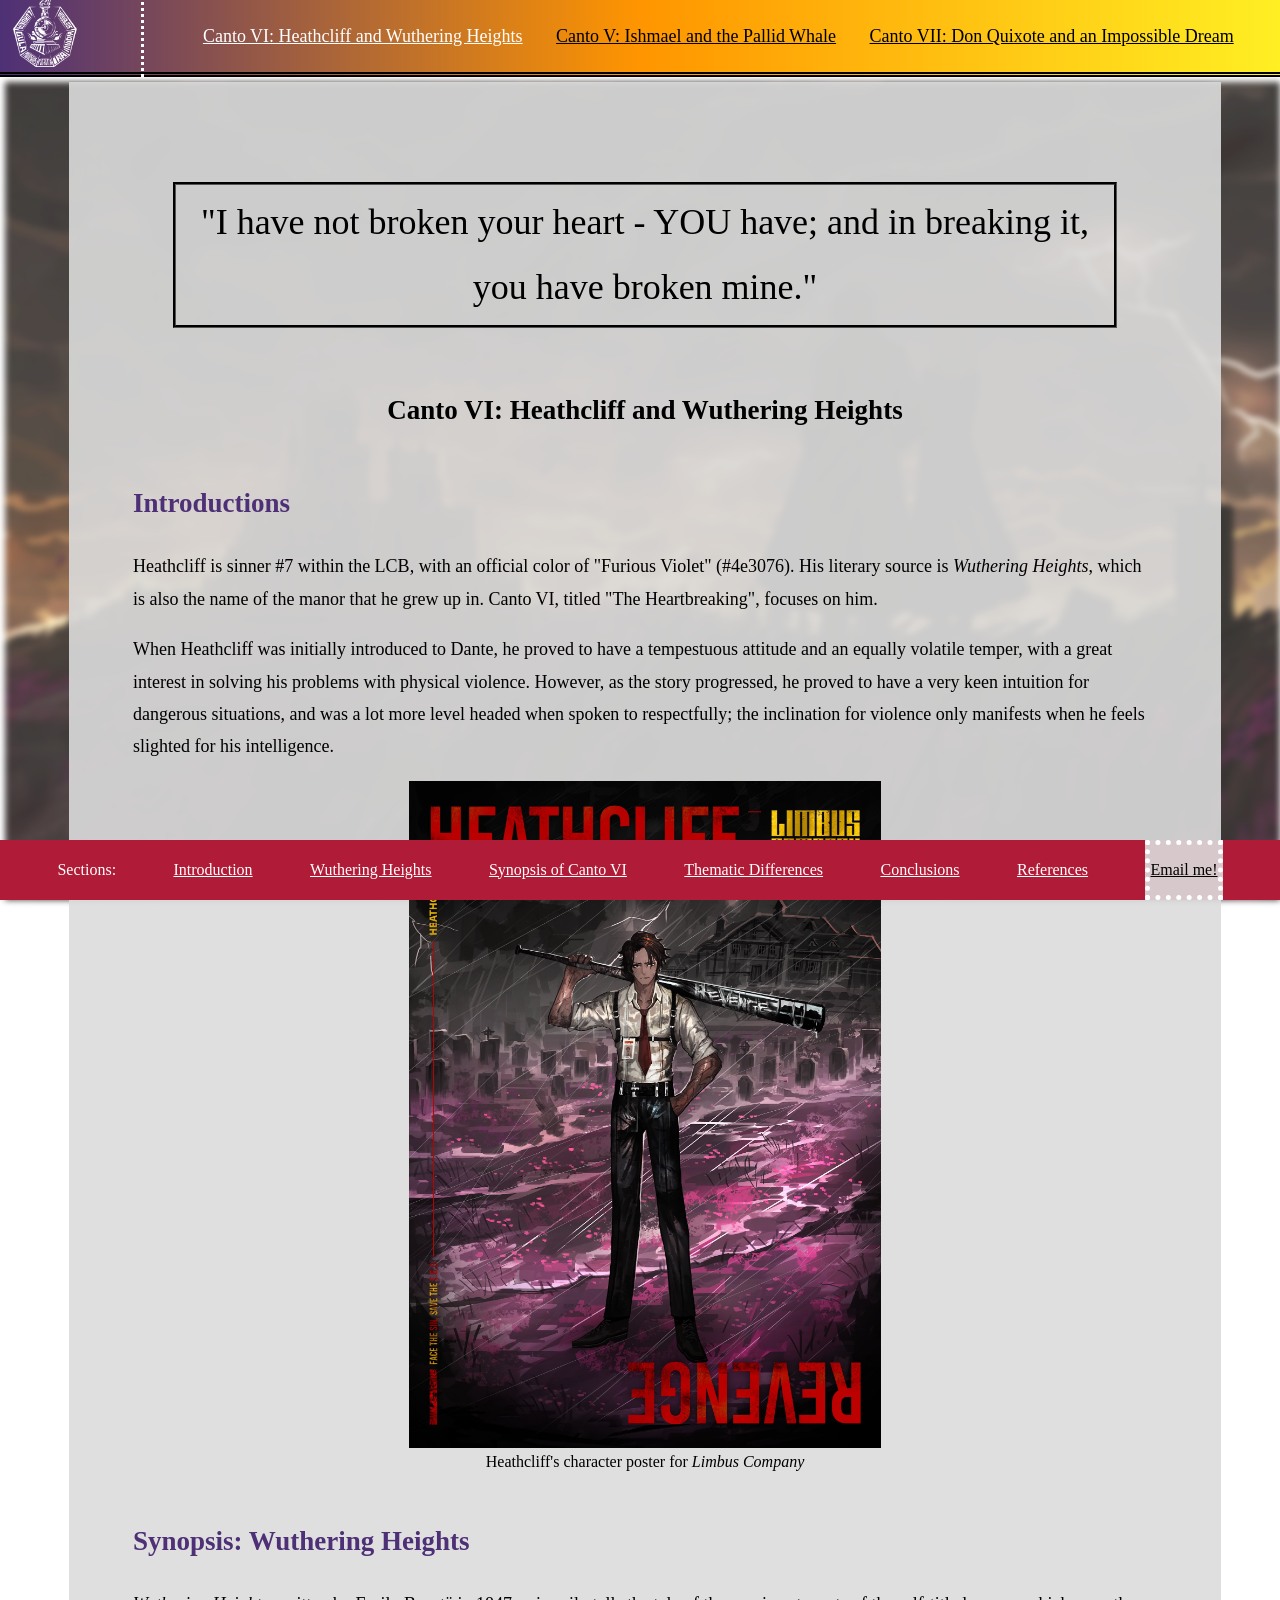
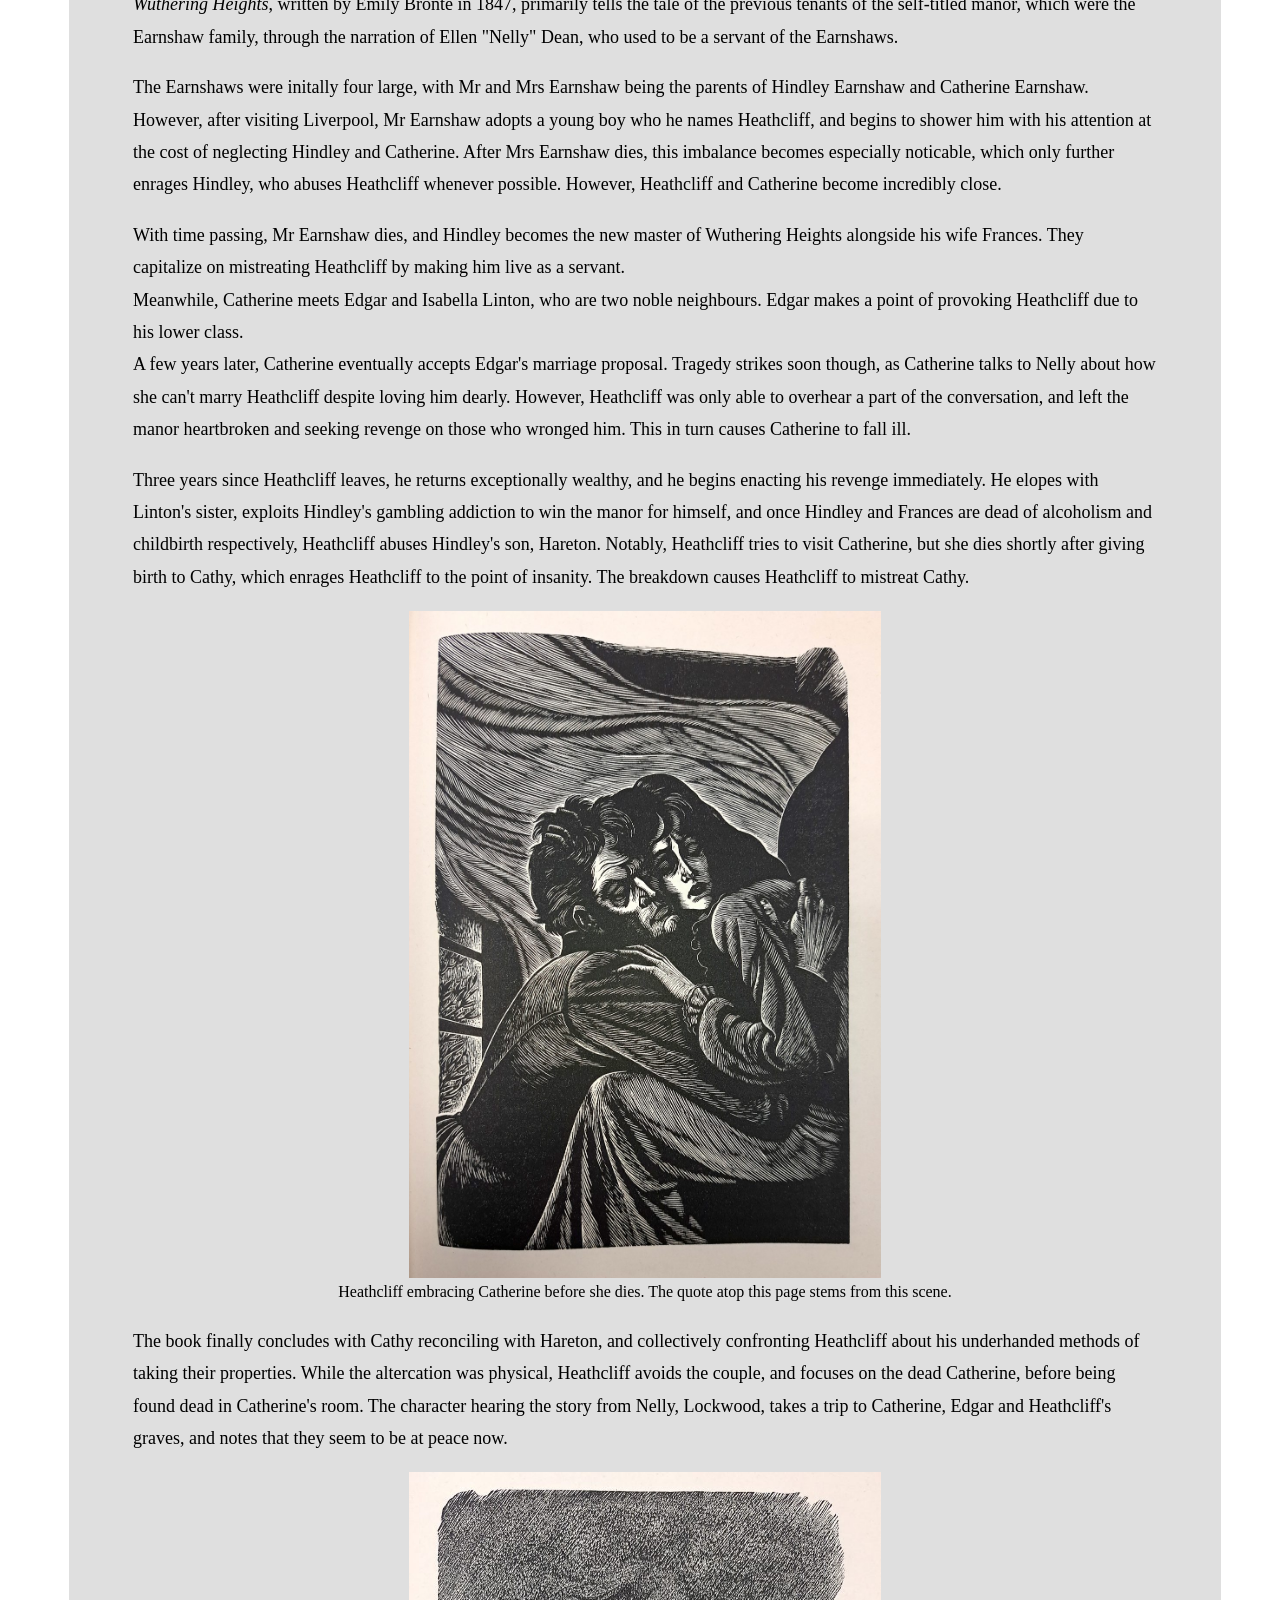
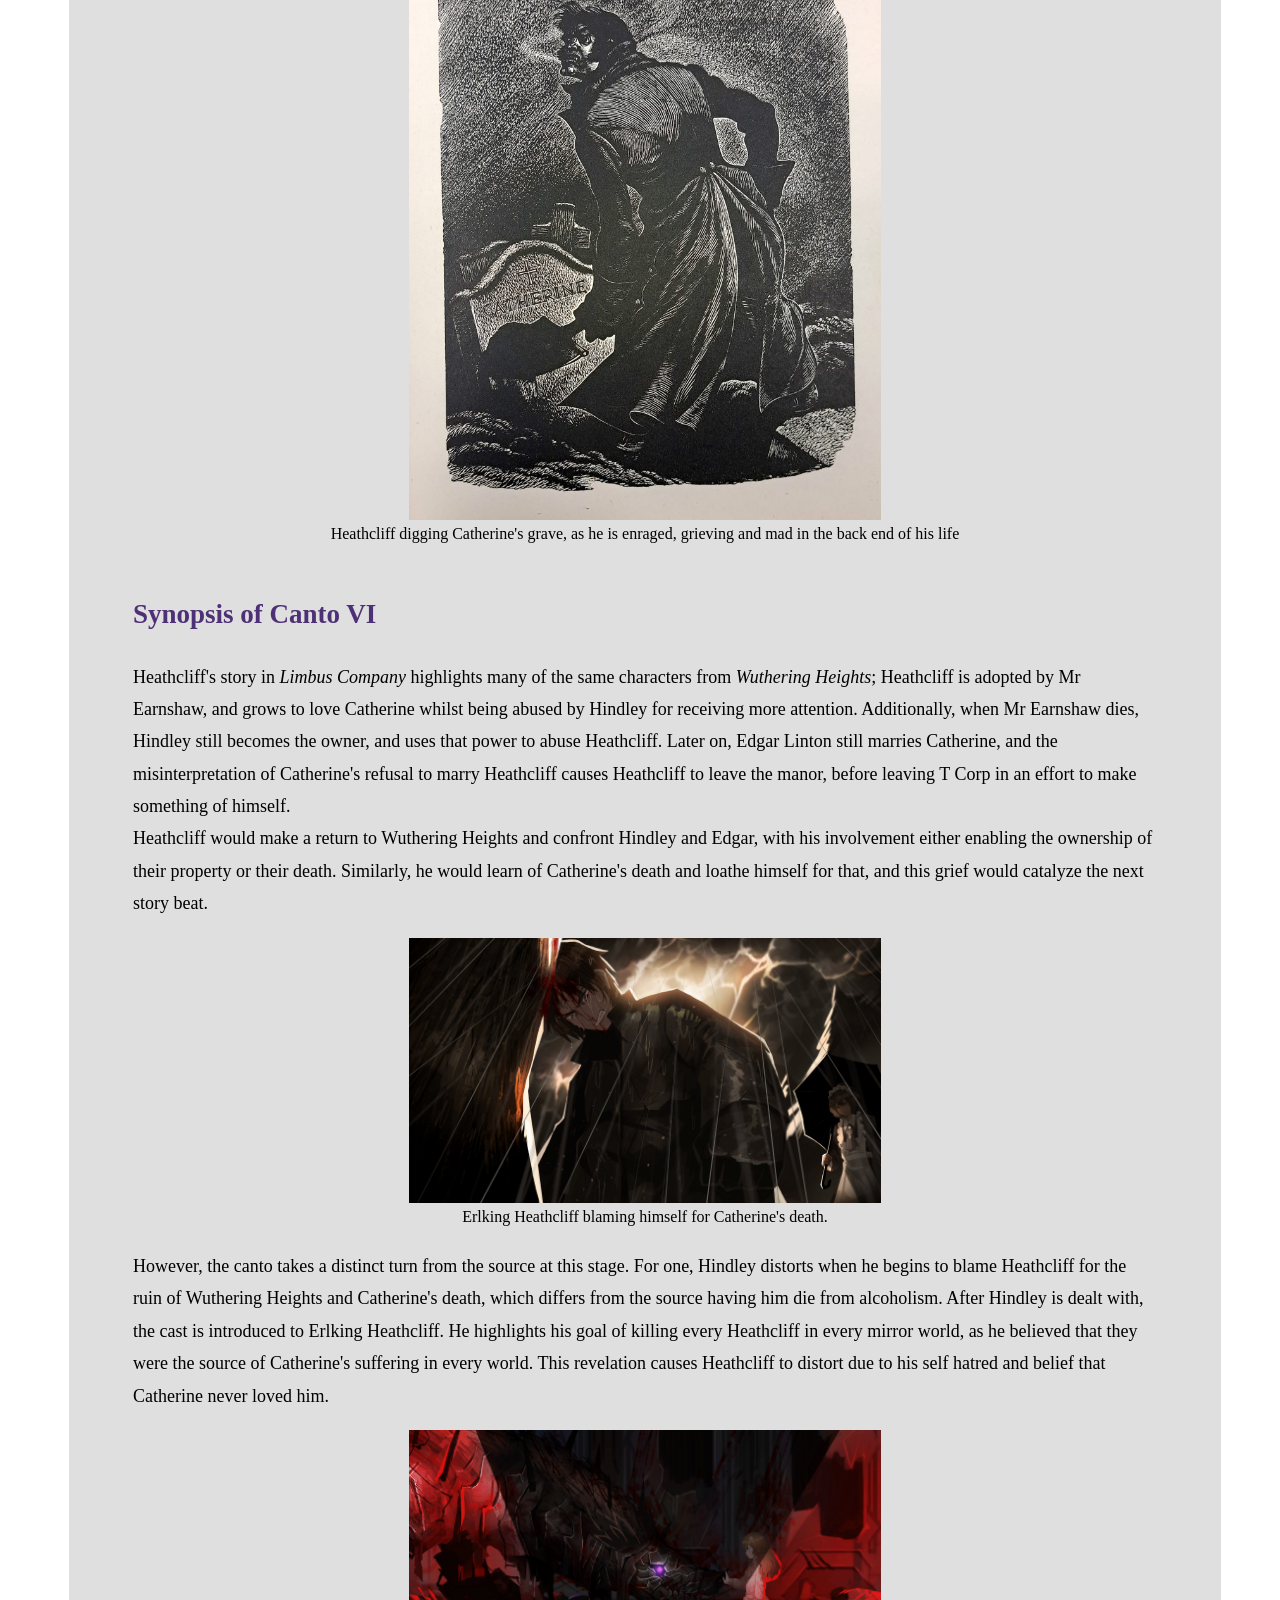
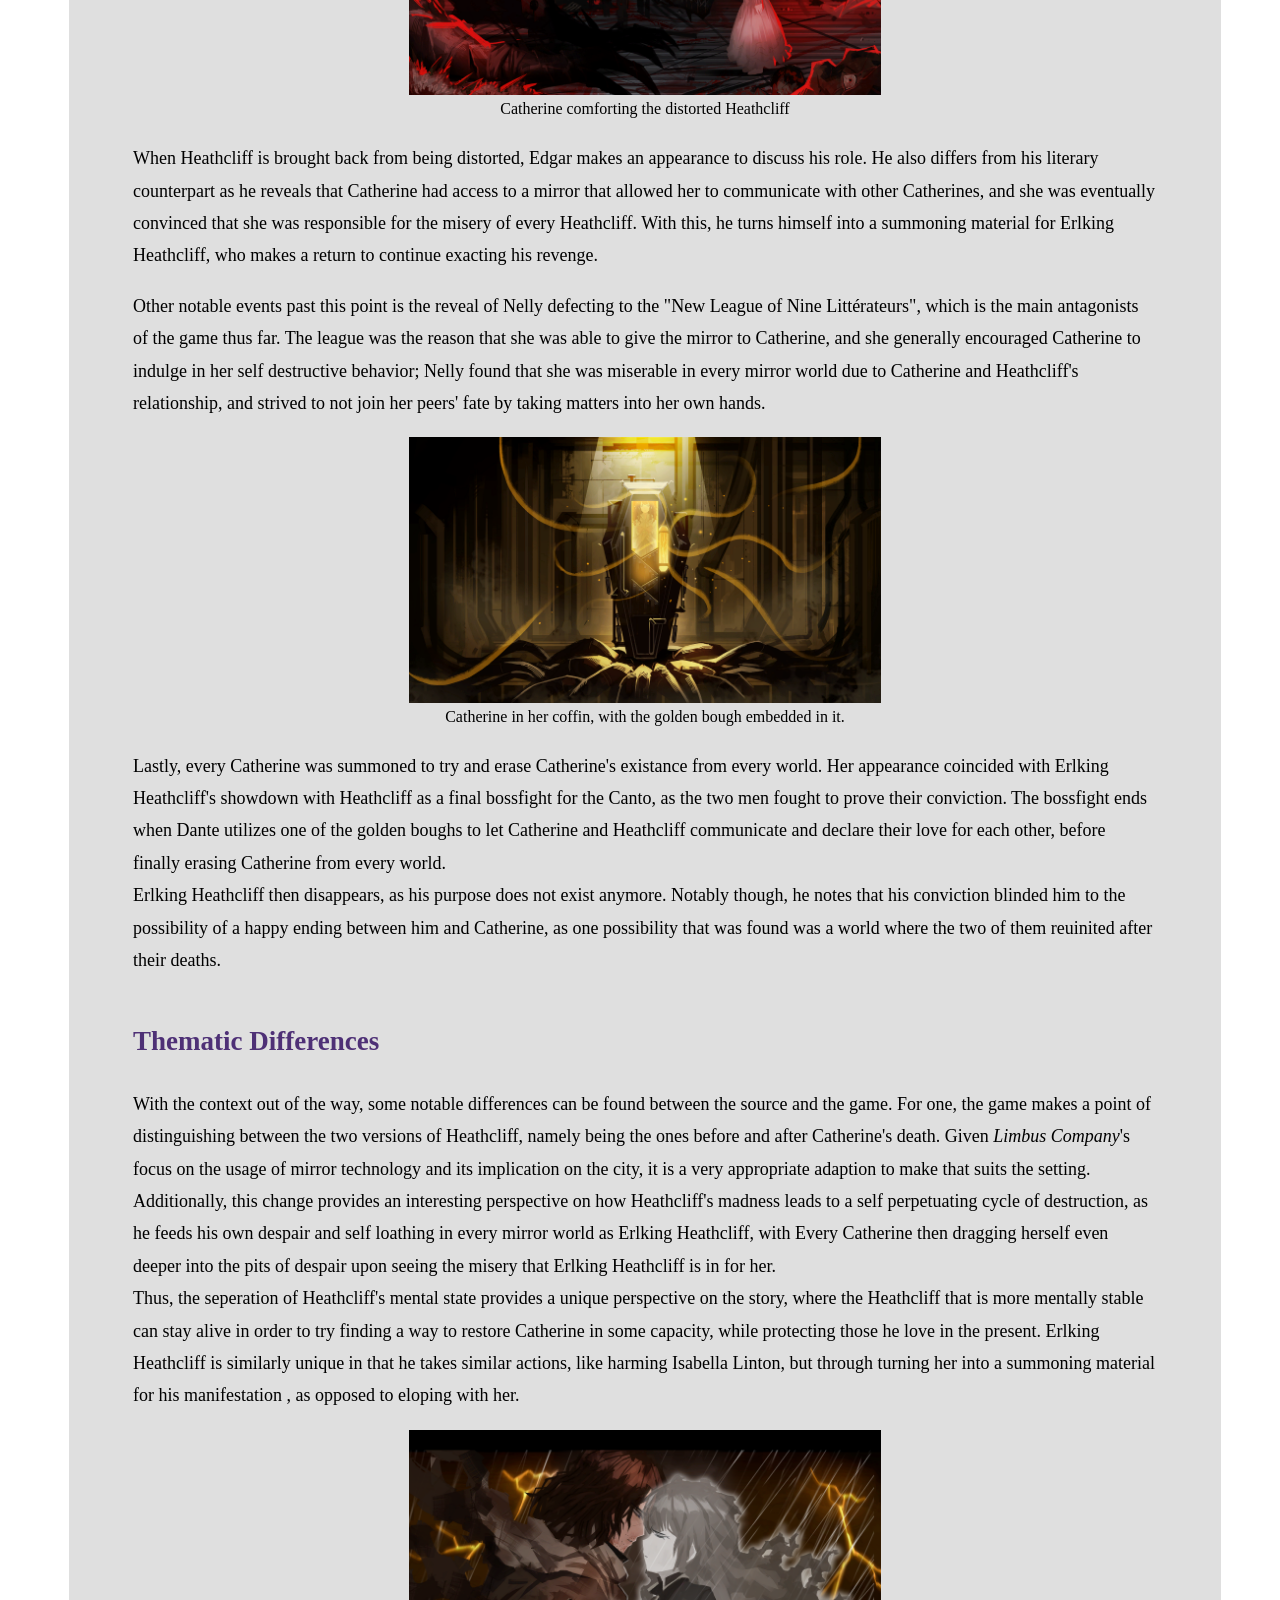
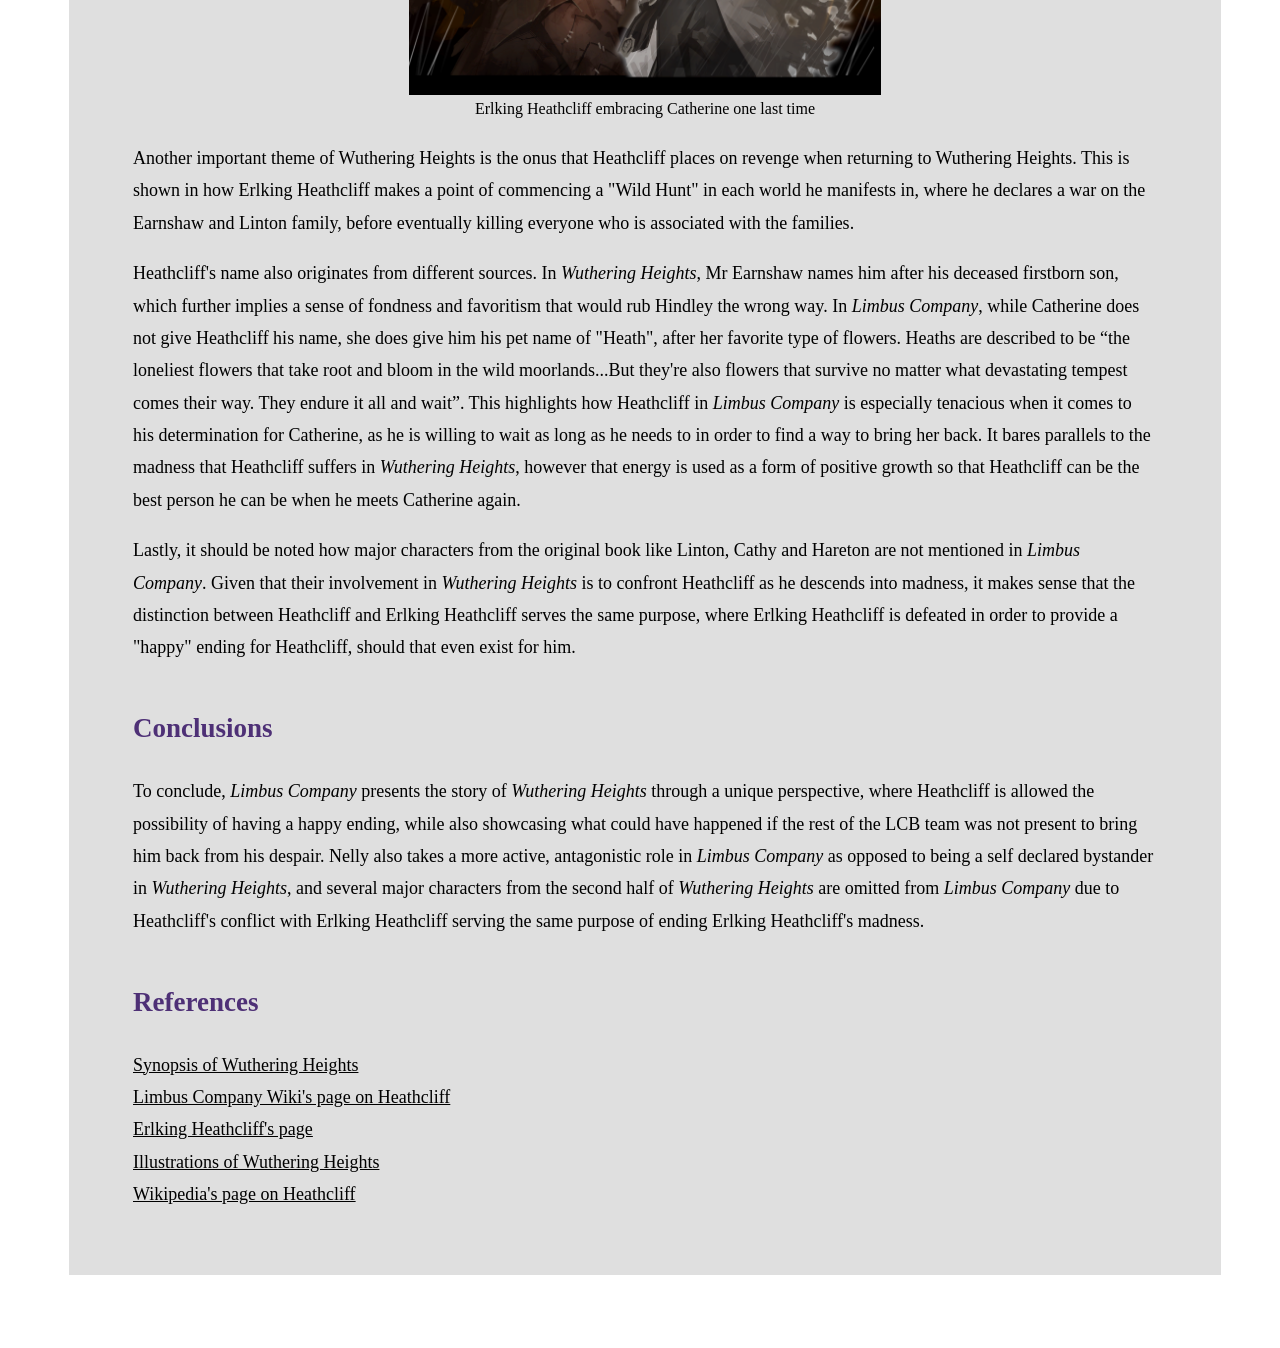
<file: Web Design Final Project/heathcliff.html>
<!--Heathcliffs page-->
<!DOCTYPE html>
<html>
<head>
	<meta charset="utf-8">
	<meta name="viewport" content="width=device-width, initial-scale=1">
	<link rel="stylesheet" href="webstyle.css">
	<title>
		Canto VI: Heathcliff and Wuthering Heights
	</title>
</head>
<body>
	<header>
		<!--I am very intentionally not using an unordered list here because I'm treating the nav buttons as a seperate "box" that is fitted into the nav class. Basically instead of delegating everything to the list I can just say that we're looking at a group of boxes that are all sized appropriately because they have classes specific to them/their properties-->
		<!--Have the far left icon be the LCB icon in its own isolated bubble-->
		<div id="home-link">
			<a class="home-link-image small-icon" href="home.html">
				<img class="home-link-image small-icon" src="Media/navbar-icon.png" alt="Return to home page" title="Return to home page">
			</a>
			
		</div>
		<nav>
			<a class="heathcliff-link" href="heathcliff.html">
				Canto VI: Heathcliff and Wuthering Heights
			</a>
			<a class="ishmael-link" href="ishmael.html">
				Canto V: Ishmael and the Pallid Whale
			</a>
			<a class="donqui-link" href="donqui.html">
				Canto VII: Don Quixote and an Impossible Dream
			</a>

		</nav>
	</header>
	<main id="heathcliff-main">
		<section class="main-text-sizing main-text-color-scheme-dark">
			<blockquote>
				"I have not broken your heart - YOU have; and in breaking it, you have broken mine."
			</blockquote>
			<h1>Canto VI: Heathcliff and Wuthering Heights</h1>
			<section>
				<h2 id="Introduction" class="heathcliff-header">Introductions</h2>
				<article>
					<p>
						Heathcliff is sinner #7 within the LCB, with an official color of "Furious Violet" (#4e3076). His literary source is <em>Wuthering Heights</em>, which is also the name of the manor that he grew up in. Canto VI, titled "The Heartbreaking", focuses on him. 
					</p>
					<p>
						When Heathcliff was initially introduced to Dante, he proved to have a tempestuous attitude and an equally volatile temper, with a great interest in solving his problems with physical violence. However, as the story progressed, he proved to have a very keen intuition for dangerous situations, and was a lot more level headed when spoken to respectfully; the inclination for violence only manifests when he feels slighted for his intelligence.
					</p>
					<figure>
						<img class="figure-image" src="Media/heathcliff-images/heathcliff-poster.jpg" alt="Picture of heathcliff per his character poster. He wears a casual formal outfit with a button up shrit and black pants, although he has a holster that his employee card hangs off of. He also wields a large bat which is slung over his right shoulder">
						<figcaption>Heathcliff's character poster for <em>Limbus Company</em></figcaption>
					</figure>
				</article>				
			</section>
			<section>
				<h2 id="Wuthering-Heights" class="heathcliff-header">Synopsis: Wuthering Heights</h2>
				<article>
					<p>
						<em>Wuthering Heights</em>, written by Emily Bront&euml; in 1847, primarily tells the tale of the previous tenants of the self-titled manor, which were the Earnshaw family, through the narration of Ellen "Nelly" Dean, who used to be a servant of the Earnshaws. 
					</p>
					<p>
						The Earnshaws were initally four large, with Mr and Mrs Earnshaw being the parents of Hindley Earnshaw and Catherine Earnshaw. However, after visiting Liverpool, Mr Earnshaw adopts a young boy who he names Heathcliff, and begins to shower him with his attention at the cost of neglecting Hindley and Catherine. After Mrs Earnshaw dies, this imbalance becomes especially noticable, which only further enrages Hindley, who abuses Heathcliff whenever possible. However, Heathcliff and Catherine become incredibly close. 
					</p>
					<p>
						With time passing, Mr Earnshaw dies, and Hindley becomes the new master of Wuthering Heights alongside his wife Frances. They capitalize on mistreating Heathcliff by making him live as a servant.<br> 
						Meanwhile, Catherine meets Edgar and Isabella Linton, who are two noble neighbours. Edgar makes a point of provoking Heathcliff due to his lower class.<br>
						A few years later, Catherine eventually accepts Edgar's marriage proposal. Tragedy strikes soon though, as Catherine talks to Nelly about how she can't marry Heathcliff despite loving him dearly. However, Heathcliff was only able to overhear a part of the conversation, and left the manor heartbroken and seeking revenge on those who wronged him. This in turn causes Catherine to fall ill.
					</p>
					<p>
						Three years since Heathcliff leaves, he returns exceptionally wealthy, and he begins enacting his revenge immediately. He elopes with Linton's sister, exploits Hindley's gambling addiction to win the manor for himself, and once Hindley and Frances are dead of alcoholism and childbirth respectively, Heathcliff abuses Hindley's son, Hareton. Notably, Heathcliff tries to visit Catherine, but she dies shortly after giving birth to Cathy, which enrages Heathcliff to the point of insanity. The breakdown causes Heathcliff to mistreat Cathy.
					</p>
					<figure>
						<img class="figure-image" src="Media/heathcliff-images/wuthering-heights-broken-heart-quote-illustrations.jpg" alt="Heathcliff embracing Catherine before she dies in Wuthering Heights">
						<figcaption>Heathcliff embracing Catherine before she dies. The quote atop this page stems from this scene.</figcaption>
					</figure>
					<p>
						The book finally concludes with Cathy reconciling with Hareton, and collectively confronting Heathcliff about his underhanded methods of taking their properties. While the altercation was physical, Heathcliff avoids the couple, and focuses on the dead Catherine, before being found dead in Catherine's room. The character hearing the story from Nelly, Lockwood, takes a trip to Catherine, Edgar and Heathcliff's graves, and notes that they seem to be at peace now.
					</p>
					<figure>
						<img class="figure-image" src="Media/heathcliff-images/wuthering-heights-heathcliff-digging-catherine-illustrations.jpg" alt="Illustration of Heathcliff digging Catherine's grave in his grief and madness">
						<figcaption>Heathcliff digging Catherine's grave, as he is enraged, grieving and mad in the back end of his life</figcaption>
					</figure>
				</article>
			</section>
			<section>
				<h2 id="Synopsis-of-Canto-VI" class="heathcliff-header">Synopsis of Canto VI</h2>
				<article>
					<p>
						Heathcliff's story in <em>Limbus Company</em> highlights many of the same characters from <em>Wuthering Heights</em>; Heathcliff is adopted by Mr Earnshaw, and grows to love Catherine whilst being abused by Hindley for receiving more attention. Additionally, when Mr Earnshaw dies, Hindley still becomes the owner, and uses that power to abuse Heathcliff. Later on, Edgar Linton still marries Catherine, and the misinterpretation of Catherine's refusal to marry Heathcliff causes Heathcliff to leave the manor, before leaving T Corp in an effort to make something of himself.<br>
						Heathcliff would make a return to Wuthering Heights and confront Hindley and Edgar, with his involvement either enabling the ownership of their property or their death. Similarly, he would learn of Catherine's death and loathe himself for that, and this grief would catalyze the next story beat.
					</p>
					<figure>
						<img class="figure-image" src="Media/heathcliff-images/erkling-heathcliff-head-bashing.png">
						<figcaption>Erlking Heathcliff blaming himself for Catherine's death.</figcaption>
					</figure>
					<p>
						However, the canto takes a distinct turn from the source at this stage. For one, Hindley distorts when he begins to blame Heathcliff for the ruin of Wuthering Heights and Catherine's death, which differs from the source having him die from alcoholism. After Hindley is dealt with, the cast is introduced to Erlking Heathcliff. He highlights his goal of killing every Heathcliff in every mirror world, as he believed that they were the source of Catherine's suffering in every world. This revelation causes Heathcliff to distort due to his self hatred and belief that Catherine never loved him.
					</p>
					<figure>
						<img class="figure-image" src="Media/heathcliff-images/distorted-heathcliff-with-catherine.png" alt="Catherine comforting the distorted Heathcliff">
						<figcaption>Catherine comforting the distorted Heathcliff</figcaption>
					</figure>
					<p>
						When Heathcliff is brought back from being distorted, Edgar makes an appearance to discuss his role. He also differs from his literary counterpart as he reveals that Catherine had access to a mirror that allowed her to communicate with other Catherines, and she was eventually convinced that she was responsible for the misery of every Heathcliff. With this, he turns himself into a summoning material for Erlking Heathcliff, who makes a return to continue exacting his revenge.
					</p>
					<p>
						Other notable events past this point is the reveal of Nelly defecting to the "New League of Nine Litt&eacute;rateurs", which is the main antagonists of the game thus far. The league was the reason that she was able to give the mirror to Catherine, and she generally encouraged Catherine to indulge in her self destructive behavior; Nelly found that she was miserable in every mirror world due to Catherine and Heathcliff's relationship, and strived to not join her peers' fate by taking matters into her own hands.
					</p>
					<figure>
						<img class="figure-image" src="Media/heathcliff-images/catherine-coffin.png" alt="Image of Catherine in her coffin, with the golden bough embedded in it">
						<figcaption>Catherine in her coffin, with the golden bough embedded in it.</figcaption>
					</figure>
					<p>
						Lastly, every Catherine was summoned to try and erase Catherine's existance from every world. Her appearance coincided with Erlking Heathcliff's showdown with Heathcliff as a final bossfight for the Canto, as the two men fought to prove their conviction. The bossfight ends when Dante utilizes one of the golden boughs to let Catherine and Heathcliff communicate and declare their love for each other, before finally erasing Catherine from every world.<br>
						Erlking Heathcliff then disappears, as his purpose does not exist anymore. Notably though, he notes that his conviction blinded him to the possibility of a happy ending between him and Catherine, as one possibility that was found was a world where the two of them reuinited after their deaths.
					</p>
				</article>
			</section>
			<section>
				<h2 class="heathcliff-header" id="Thematic-Differences">Thematic Differences</h2>
				<article>
					<p>
						With the context out of the way, some notable differences can be found between the source and the game. For one, the game makes a point of distinguishing between the two versions of Heathcliff, namely being the ones before and after Catherine's death. Given <em>Limbus Company</em>'s focus on the usage of mirror technology and its implication on the city, it is a very appropriate adaption to make that suits the setting.<br> Additionally, this change provides an interesting perspective on how Heathcliff's madness leads to a self perpetuating cycle of destruction, as he feeds his own despair and self loathing in every mirror world as Erlking Heathcliff, with Every Catherine then dragging herself even deeper into the pits of despair upon seeing the misery that Erlking Heathcliff is in for her.<br>
						Thus, the seperation of Heathcliff's mental state provides a unique perspective on the story, where the Heathcliff that is more mentally stable can stay alive in order to try finding a way to restore Catherine in some capacity, while protecting those he love in the present. Erlking Heathcliff is similarly unique in that he takes similar actions, like harming Isabella Linton, but through turning her into a summoning material for his manifestation , as opposed to eloping with her. 
					</p>
					<figure>
						<img class="figure-image" src="Media/heathcliff-images/erlking-embracing-catherine.png" alt="Erlking Heathcliff embracing Catherine one last time">
						<figcaption>Erlking Heathcliff embracing Catherine one last time</figcaption>
					</figure>
					<p>
						Another important theme of Wuthering Heights is the onus that Heathcliff places on revenge when returning to Wuthering Heights. This is shown in how Erlking Heathcliff makes a point of commencing a "Wild Hunt" in each world he manifests in, where he declares a war on the Earnshaw and Linton family, before eventually killing everyone who is associated with the families.
					</p>
					<p>
						Heathcliff's name also originates from different sources. In <em>Wuthering Heights</em>, Mr Earnshaw names him after his deceased firstborn son, which further implies a sense of fondness and favoritism that would rub Hindley the wrong way. In <em>Limbus Company</em>, while Catherine does not give Heathcliff his name, she does give him his pet name of "Heath", after her favorite type of flowers. Heaths are described to be
						<q>the loneliest flowers that take root and bloom in the wild moorlands...But they're also flowers that survive no matter what devastating tempest comes their way. They endure it all and wait</q>. This highlights how Heathcliff in <em>Limbus Company</em> is especially tenacious when it comes to his determination for Catherine, as he is willing to wait as long as he needs to in order to find a way to bring her back. It bares parallels to the madness that Heathcliff suffers in <em>Wuthering Heights</em>, however that energy is used as a form of positive growth so that Heathcliff can be the best person he can be when he meets Catherine again.
					</p>
					<p>
						Lastly, it should be noted how major characters from the original book like Linton, Cathy and Hareton are not mentioned in <em>Limbus Company</em>. Given that their involvement in <em>Wuthering Heights</em> is to confront Heathcliff as he descends into madness, it makes sense that the distinction between Heathcliff and Erlking Heathcliff serves the same purpose, where Erlking Heathcliff is defeated in order to provide a "happy" ending for Heathcliff, should that even exist for him.
					</p>
				</article>
			</section>
			<section>
				<h2 class="heathcliff-header" id="Conclusions">Conclusions</h2>
				<article>
					<p>
						To conclude, <em>Limbus Company</em> presents the story of <em>Wuthering Heights</em> through a unique perspective, where Heathcliff is allowed the possibility of having a happy ending, while also showcasing what could have happened if the rest of the LCB team was not present to bring him back from his despair. Nelly also takes a more active, antagonistic role in <em>Limbus Company</em> as opposed to being a self declared bystander in <em>Wuthering Heights</em>, and several major characters from the second half of <em>Wuthering Heights</em> are omitted from <em>Limbus Company</em> due to Heathcliff's conflict with Erlking Heathcliff serving the same purpose of ending Erlking Heathcliff's madness.
					</p>
				</article>
			</section>
			<section class="reference-section-container">
					<h2 id="References" class="heathcliff-header">References</h2>
					<article class="references-body">
						<a href="https://en.wikipedia.org/wiki/Wuthering_Heights#Story">Synopsis of Wuthering Heights</a>
						<a href="https://limbuscompany.wiki.gg/wiki/Heathcliff">Limbus Company Wiki's page on Heathcliff</a>
						<a href="https://limbuscompany.wiki.gg/wiki/Erlking_Heathcliff#Cutscene_Art-0">Erlking Heathcliff's page</a>
						<a href="https://blog.library.villanova.edu/2023/04/12/the-printed-image-wuthering-heights/">Illustrations of Wuthering Heights</a>
						<a href="https://en.wikipedia.org/wiki/Heathcliff_(Wuthering_Heights)">Wikipedia's page on Heathcliff</a>
					</article>
			</section>
		</section>
	</main>
	<footer>
		<nav id="footer-nav" class="heathcliff-link">
			<p>Sections:</p>
			<a href="#Introduction">Introduction</a>
			<a href="#Wuthering-Heights">Wuthering Heights</a>
			<a href="#Synopsis-of-Canto-VI">Synopsis of Canto VI</a>
			<a href="#Thematic-Differences">Thematic Differences</a>
			<a href="#Conclusions">Conclusions</a>
			<a href="#References">References</a>
			<a class="contact-class" href="mailto:amshu06@gmail.com">Email me!</a>
		</nav>
	</footer>
</body>
</html>
</file>
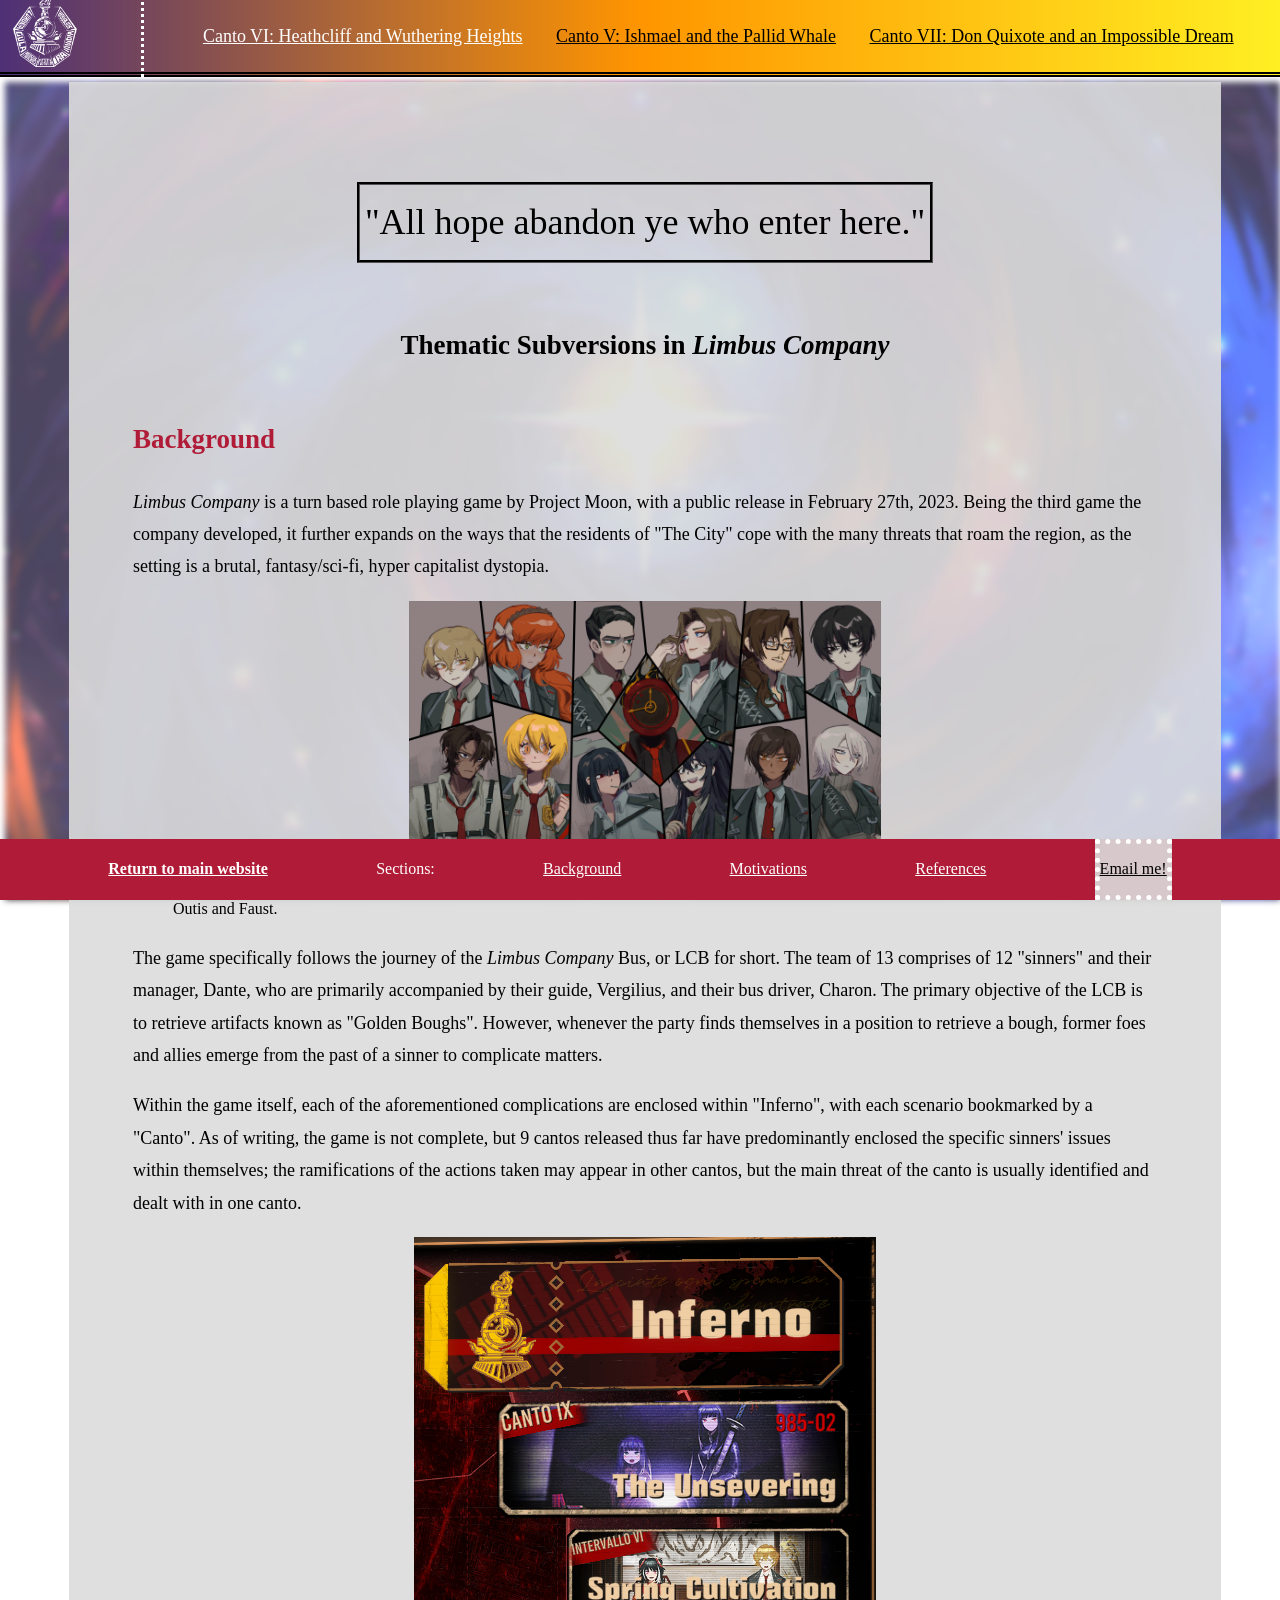
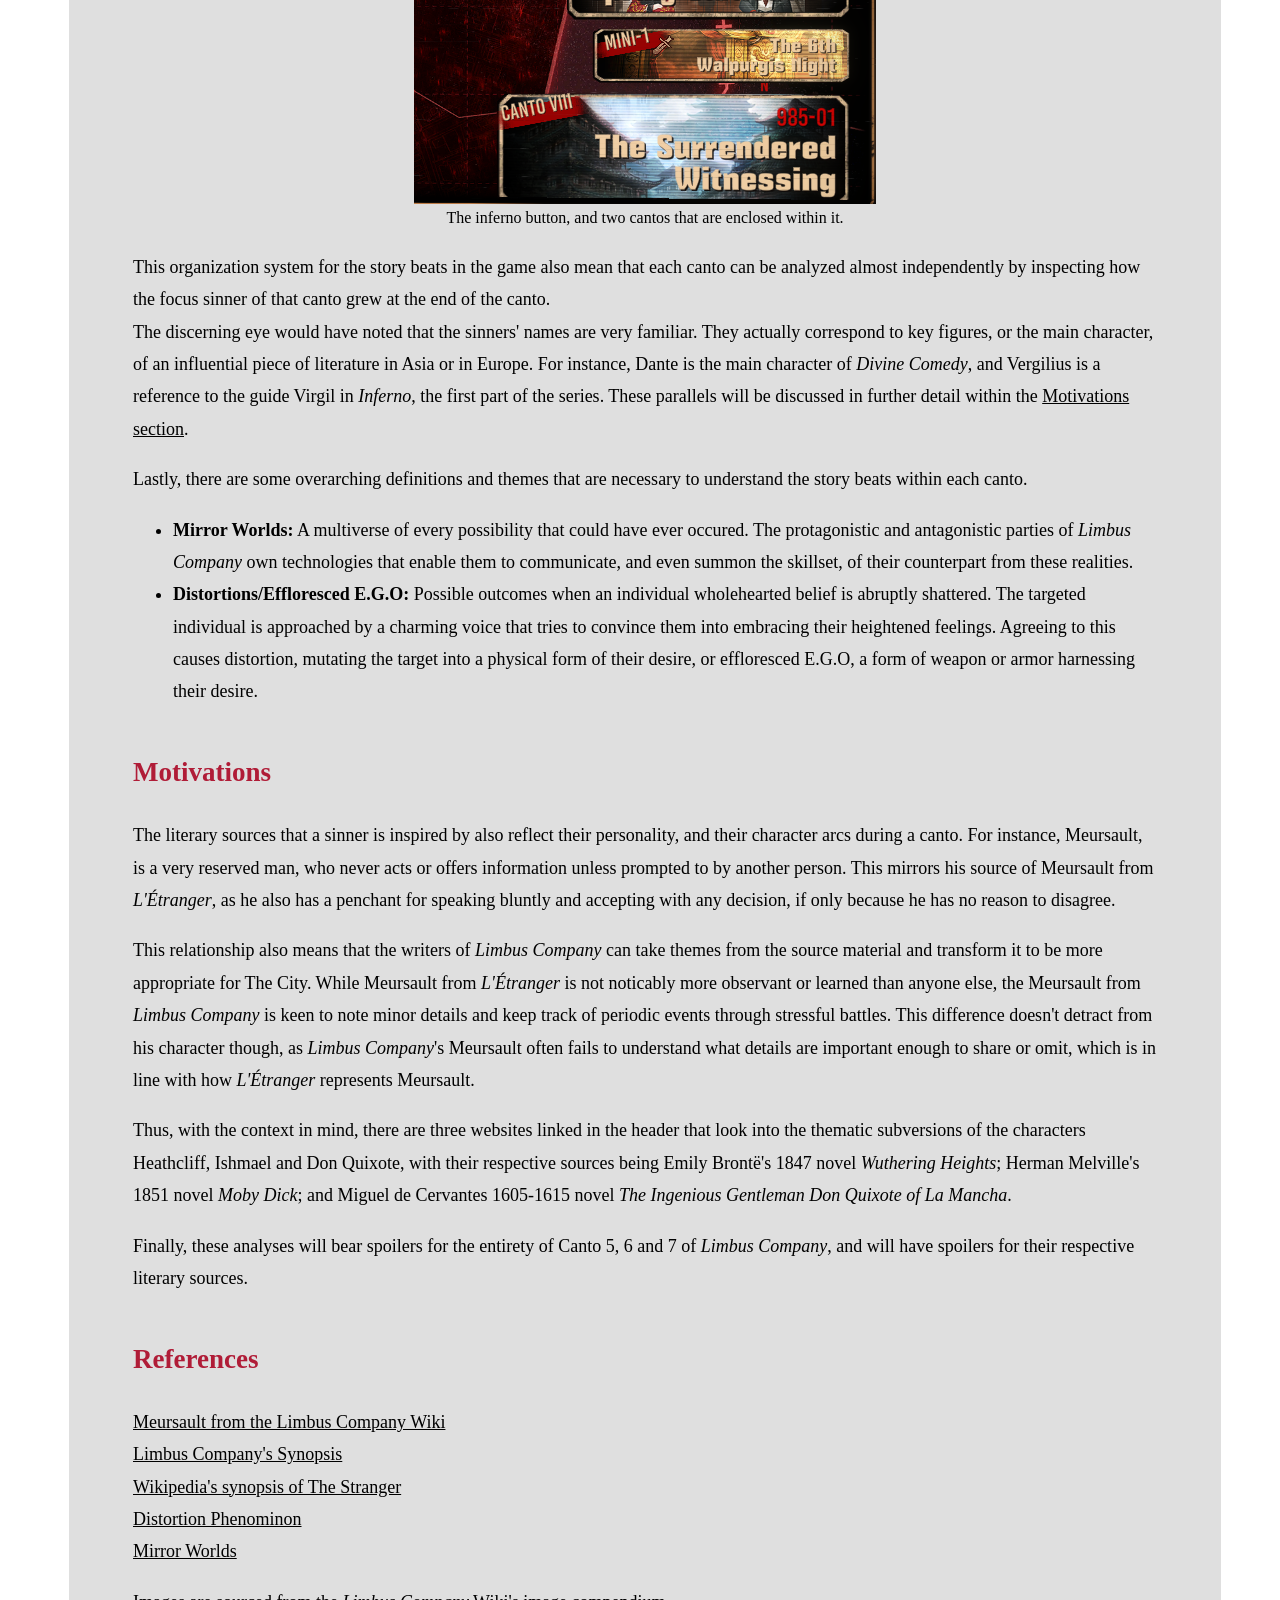
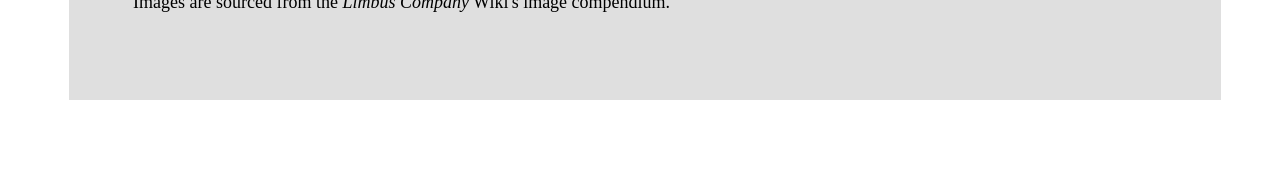
<file: Web Design Final Project/home.html>
<!--
Requirements:
All pages:
Header
Footer - contact info
Menu of links (nav bar)
Properly formatted images and/or video links
Word count of 1200-1500 words -> for all 3 websites

FOr the website itself, honestly probably just a general yap about games? like a personal blog

For the person grading/reading this, I really hope you enjoy my unbridled fascination with project moon :)
-->

<!DOCTYPE html>
<html>
<head>
	<meta charset="utf-8">
	<meta name="viewport" content="width=device-width, initial-scale=1">
	<link rel="stylesheet" href="webstyle.css">
	<title>
		Analysis: Thematic Subversions in Limbus Company
	</title>
</head>
<body>
	<header>
		<!--I am very intentionally not using an unordered list here because I'm treating the nav buttons as a seperate "box" that is fitted into the nav class. Basically instead of delegating everything to the list I can just say that we're looking at a group of boxes that are all sized appropriately because they have classes specific to them/their properties-->
		<!--Have the far left icon be the LCB icon in its own isolated bubble-->
		<div id="home-link">
			<a class="home-link-image small-icon" href="home.html">
				<img class="home-link-image small-icon" src="Media/navbar-icon.png" alt="Return to home page" title="Return to home page">
			</a>
			
		</div>
		<nav>
			<a class="heathcliff-link" href="heathcliff.html">
				Canto VI: Heathcliff and Wuthering Heights
			</a>
			<a class="ishmael-link" href="ishmael.html">
				Canto V: Ishmael and the Pallid Whale
			</a>
			<a class="donqui-link" href="donqui.html">
				Canto VII: Don Quixote and an Impossible Dream
			</a>

		</nav>
	</header>
	<main id="dante-main">
		<section class="main-text-sizing main-text-color-scheme-dark">
			<blockquote>
				"All hope abandon ye who enter here."
			</blockquote>
			<h1>Thematic Subversions in <em>Limbus Company</em></h1>
			<section>
				<h2 id="Background" class="dante-header">Background</h2>
				<article>
					<p>
						<em>Limbus Company</em> is a turn based role playing game by Project Moon, with a public release in February 27th, 2023. Being the third game the company developed, it further expands on the ways that the residents of "The City" cope with the many threats that roam the region, as the setting is a brutal, fantasy/sci-fi, hyper capitalist dystopia.
					</p>
					<figure>
						<img class="figure-image" src="Media/home/sinner-lineup.png" alt="Image of the 12 sinners and Dante. Their names, from left to right, are Sinclair, Ishmael, Meursault, Rhodya, Gregor, Yi Sang, Heathcliff, Don Quixote, Ryoshu, Hong Lu, Outis and Faust. Dante is in the middle of Meursault, Rhodya, Ryoshu and Hong Lu.">
						<figcaption>The 12 sinners and Dante. In order, they are Sinclair, Ishmael, Meursault, Rhodya, Gregor, Yi Sang, Heathcliff, Don Quixote, Ryoshu, Hong Lu, Outis and Faust.
						</figcaption>
					</figure>
					<p>
						The game specifically follows the journey of the <em>Limbus Company</em> Bus, or LCB for short. The team of 13 comprises of 12 "sinners" and their manager, Dante, who are primarily accompanied by their guide, Vergilius, and their bus driver, Charon. The primary objective of the LCB is to retrieve artifacts known as "Golden Boughs". However, whenever the party finds themselves in a position to retrieve a bough, former foes and allies emerge from the past of a sinner to complicate matters. 
					</p>
					<p>
						Within the game itself, each of the aforementioned complications are enclosed within "Inferno", with each scenario bookmarked by a "Canto". As of writing, the game is not complete, but 9 cantos released thus far have predominantly enclosed the specific sinners' issues within themselves; the ramifications of the actions taken may appear in other cantos, but the main threat of the canto is usually identified and dealt with in one canto.
					</p>
					<figure>
						<img class="figure-image" src="Media/home/canto-list.png" alt="Image of the Inferno button, and Canto 9 and Canto 8 enclosed within it.">
						<figcaption>
							The inferno button, and two cantos that are enclosed within it.
						</figcaption>
					</figure>
					<p>
						This organization system for the story beats in the game also mean that each canto can be analyzed almost independently by inspecting how the focus sinner of that canto grew at the end of the canto.<br>

						The discerning eye would have noted that the sinners' names are very familiar. They actually correspond to key figures, or the main character, of an influential piece of literature in Asia or in Europe. For instance, Dante is the main character of <em>Divine Comedy</em>, and Vergilius is a reference to the guide Virgil in <em>Inferno</em>, the first part of the series. These parallels will be discussed in further detail within the <a href="#Motivations">Motivations section</a>.
					</p>
					<p>
						Lastly, there are some overarching definitions and themes that are necessary to understand the story beats within each canto.
					</p>
					<ul>
						<li><strong>Mirror Worlds:</strong> A multiverse of every possibility that could have ever occured. The protagonistic and antagonistic parties of <em>Limbus Company</em> own technologies that enable them to communicate, and even summon the skillset, of their counterpart from these realities.</li>
						<li><strong>Distortions/Effloresced E.G.O:</strong> Possible outcomes when an individual wholehearted belief is abruptly shattered. The targeted individual is approached by a charming voice that tries to convince them into embracing their heightened feelings. Agreeing to this causes distortion, mutating the target into a physical form of their desire, or effloresced E.G.O, a form of weapon or armor harnessing their desire.</li>
					</ul>
				</article>
			</section>
			<!-- Motivations in this case just being the idea behind each link -->
			<section>
				<h2 id="Motivations" class="dante-header">Motivations</h2>
				<article>
					<p>
						The literary sources that a sinner is inspired by also reflect their personality, and their character arcs during a canto. For instance, Meursault, is a very reserved man, who never acts or offers information unless prompted to by another person. This mirrors his source of Meursault from <em>L'&Eacutetranger</em>, as he also has a penchant for speaking bluntly and accepting with any decision, if only because he has no reason to disagree.
					</p>
					<p>
						This relationship also means that the writers of <em>Limbus Company</em> can take themes from the source material and transform it to be more appropriate for The City. While Meursault from <em>L'&Eacutetranger</em> is not noticably more observant or learned than anyone else, the Meursault from <em>Limbus Company</em> is keen to note minor details and keep track of periodic events through stressful battles. This difference doesn't detract from his character though, as <em>Limbus Company</em>'s Meursault often fails to understand what details are important enough to share or omit, which is in line with how <em>L'&Eacutetranger</em> represents Meursault.
					</p>
					<p>
						Thus, with the context in mind, there are three websites linked in the header that look into the thematic subversions of the characters Heathcliff, Ishmael and Don Quixote, with their respective sources being Emily Bront&euml;'s 1847 novel <em>Wuthering Heights</em>; Herman Melville's 1851 novel <em>Moby Dick</em>; and Miguel de Cervantes 1605-1615 novel <em>The Ingenious Gentleman Don Quixote of La Mancha</em>.
					</p>
					<p>
						Finally, these analyses will bear spoilers for the entirety of Canto 5, 6 and 7 of <em>Limbus Company</em>, and will have spoilers for their respective literary sources.
					</p>
				</article>
			</section>
			<section class="reference-section-container">
				<h2 id="References" class="dante-header">References</h2>
				<article class="references-body">
					<a href="https://limbuscompany.wiki.gg/wiki/Meursault">Meursault from the Limbus Company Wiki</a>
					<a href="https://limbuscompany.wiki.gg/wiki/Dante/Story">Limbus Company's Synopsis</a>
					<a href="https://en.wikipedia.org/wiki/The_Stranger_(Camus_novel)">Wikipedia's synopsis of The Stranger</a>
					<a href="https://limbuscompany.wiki.gg/wiki/Distortions#Details_of_the_Distortion_Phenomenon">Distortion Phenominon</a>
					<a href="https://limbuscompany.wiki.gg/wiki/Mirror_Worlds">Mirror Worlds</a>
				<p>Images are sourced from the <em>Limbus Company</em> Wiki's image compendium.</p>
				</article>
			</section>
		</section>

		
	</main>
	<footer>
		<nav id="footer-nav" class="heathcliff-link">
			<a href="../index.html"><strong>Return to main website</strong></a>
			<p>Sections:</p>
			<a href="#Background">Background</a>
			<a href="#Motivations">Motivations</a>
			<a href="#References">References</a>
			<a class="contact-class" href="mailto:amshu06@gmail.com">Email me!</a>
		</nav>
	</footer>
</body>
</html>
</file>
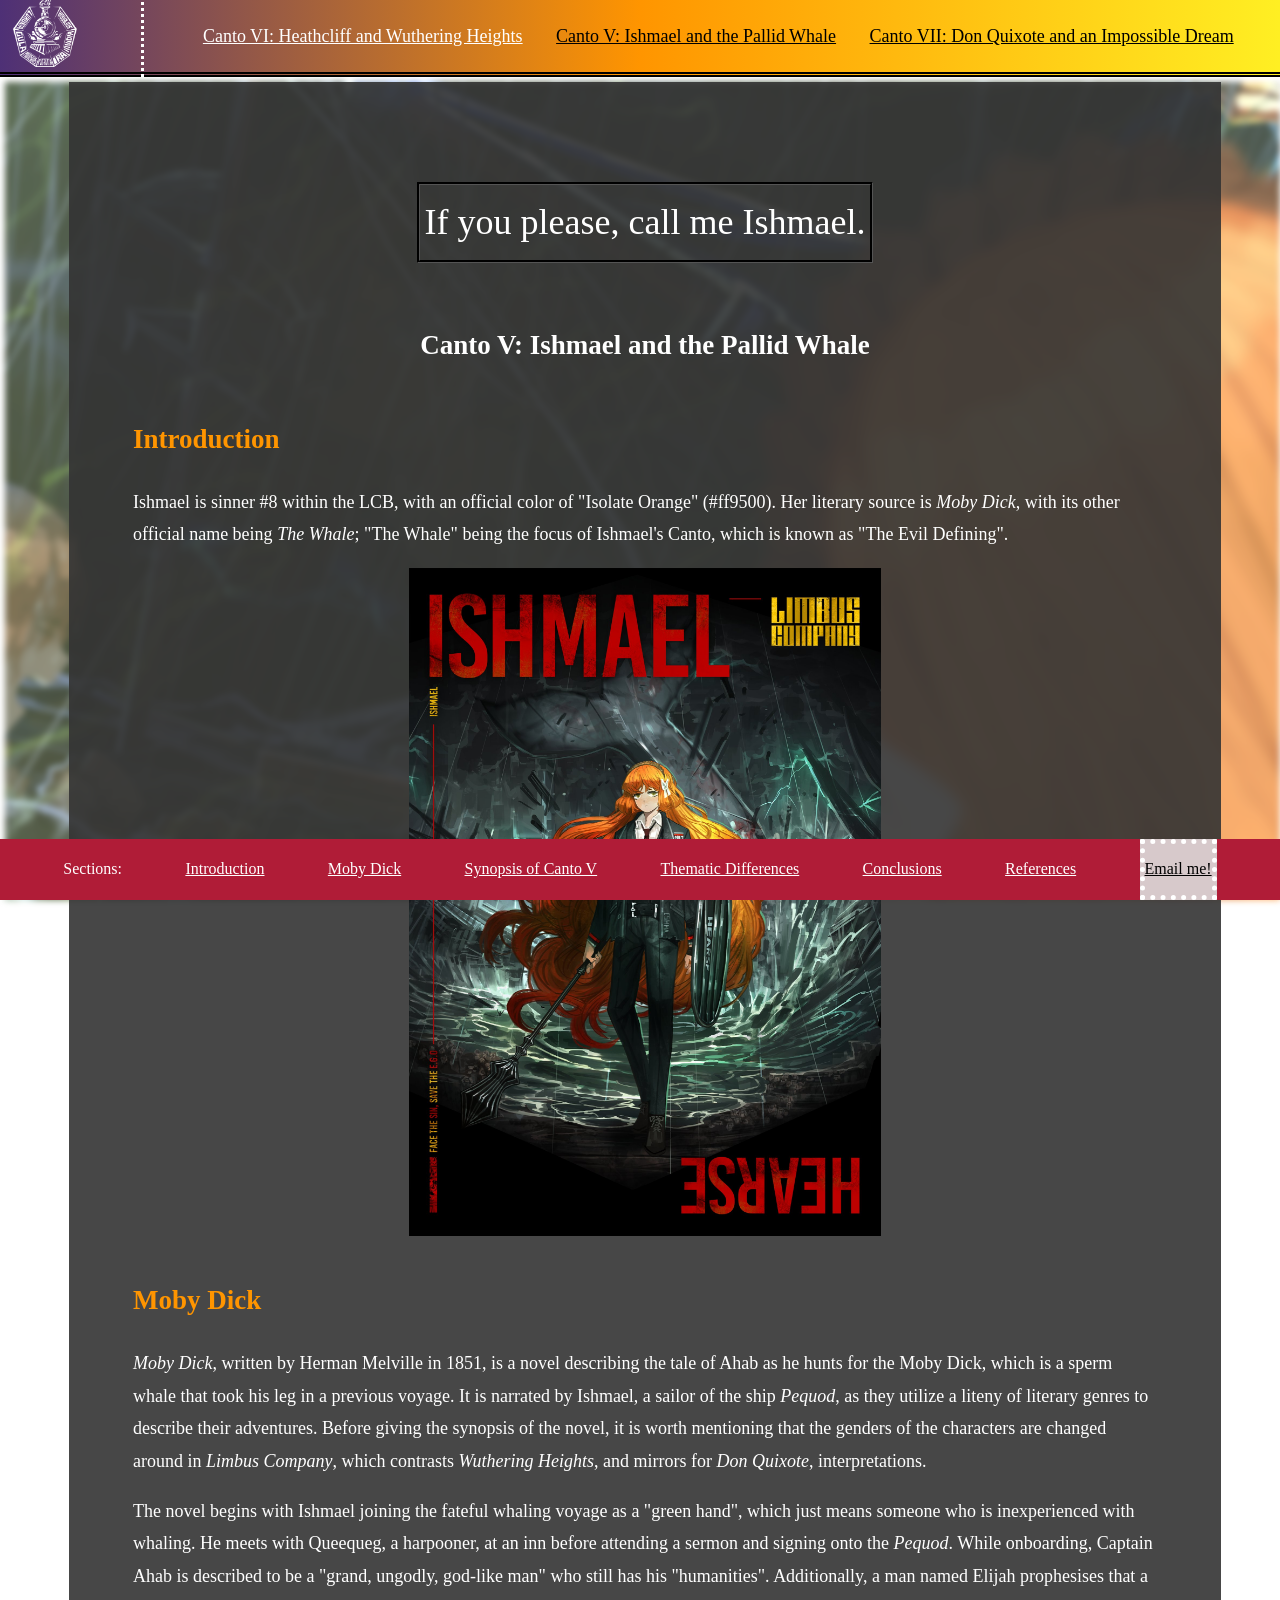
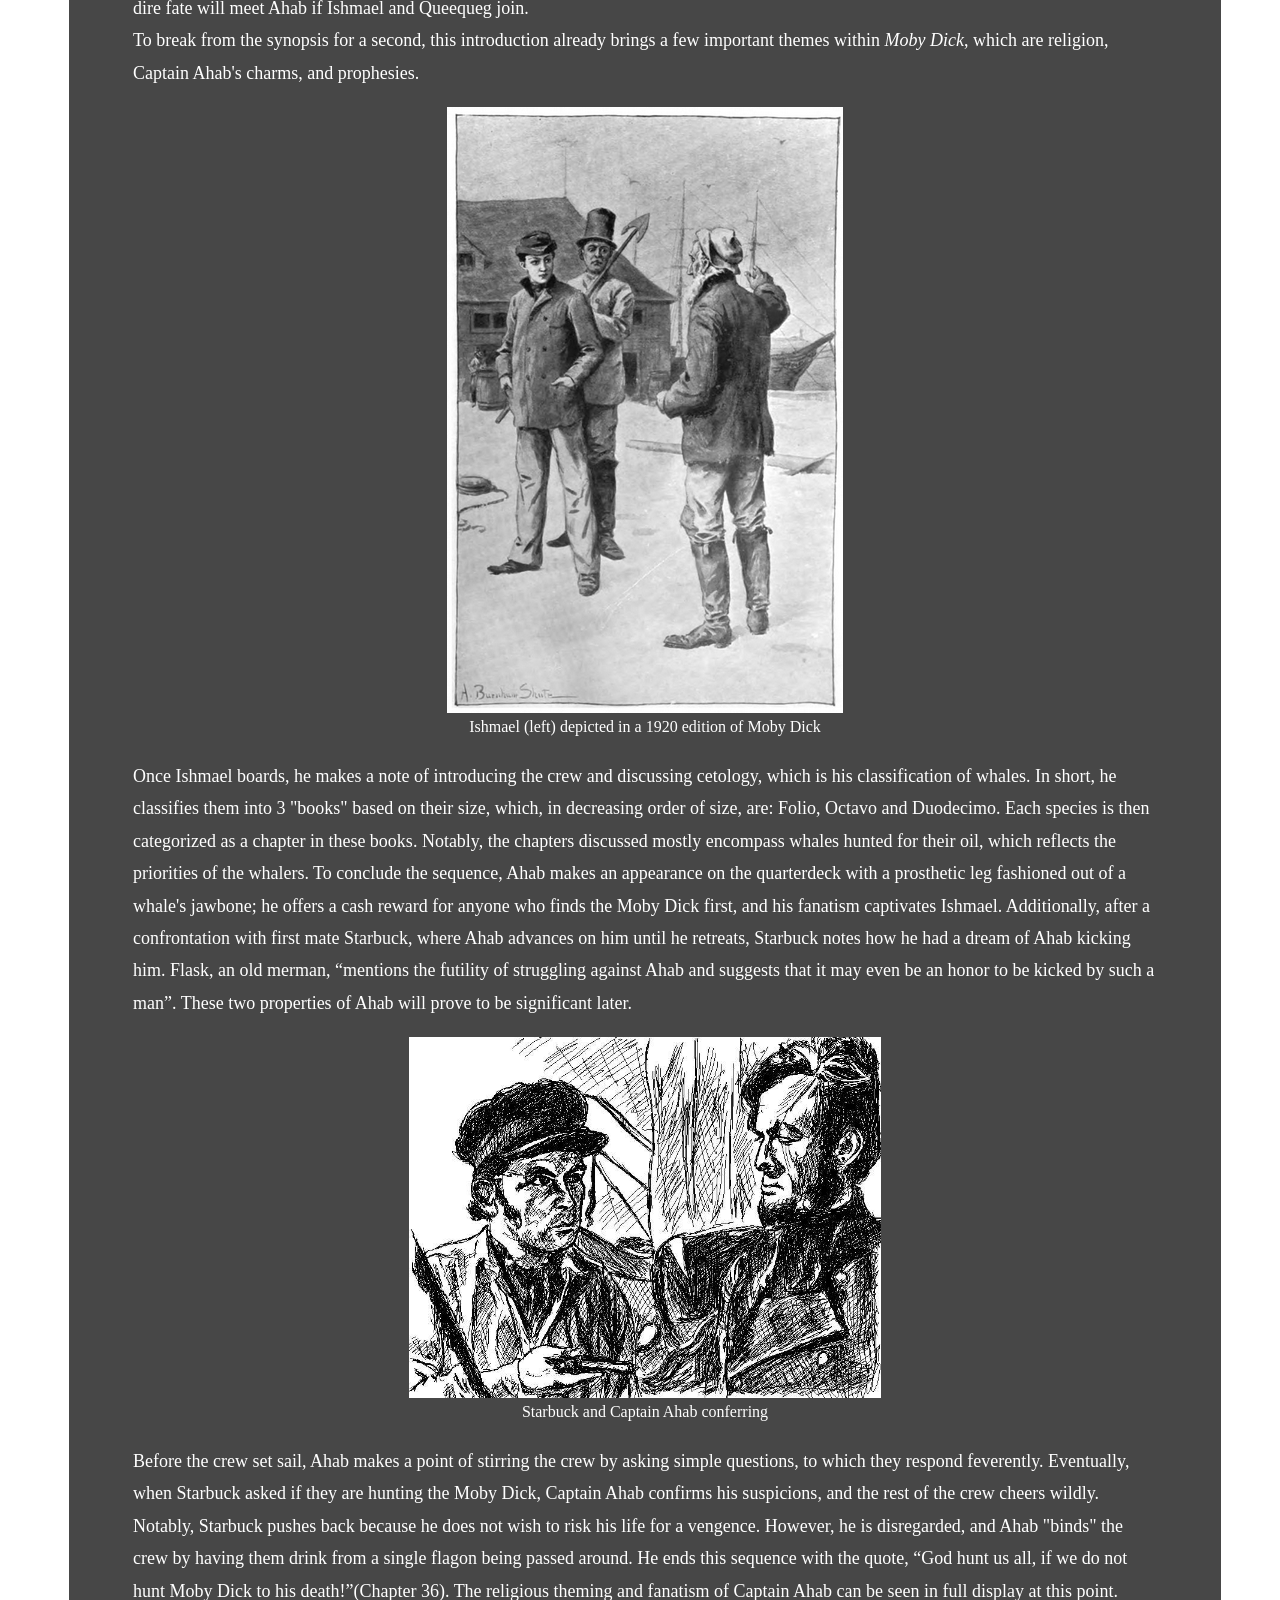
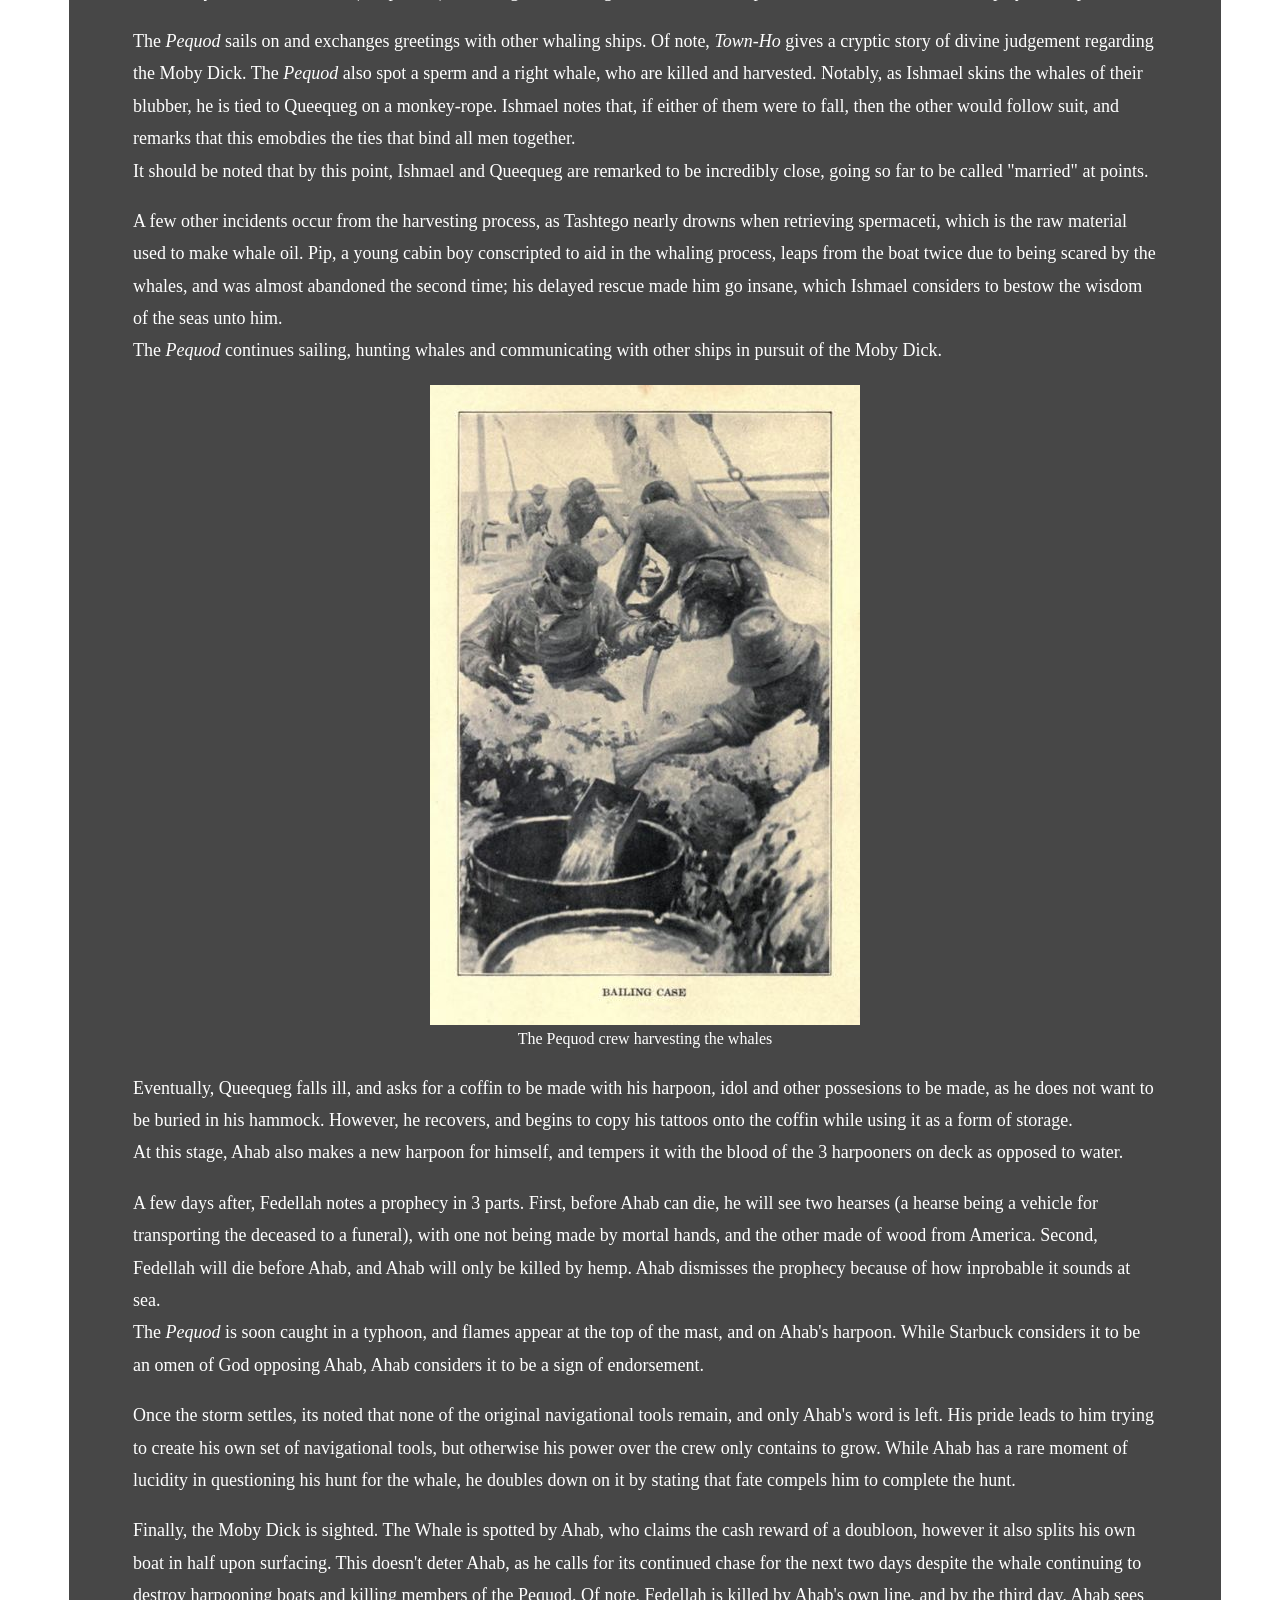
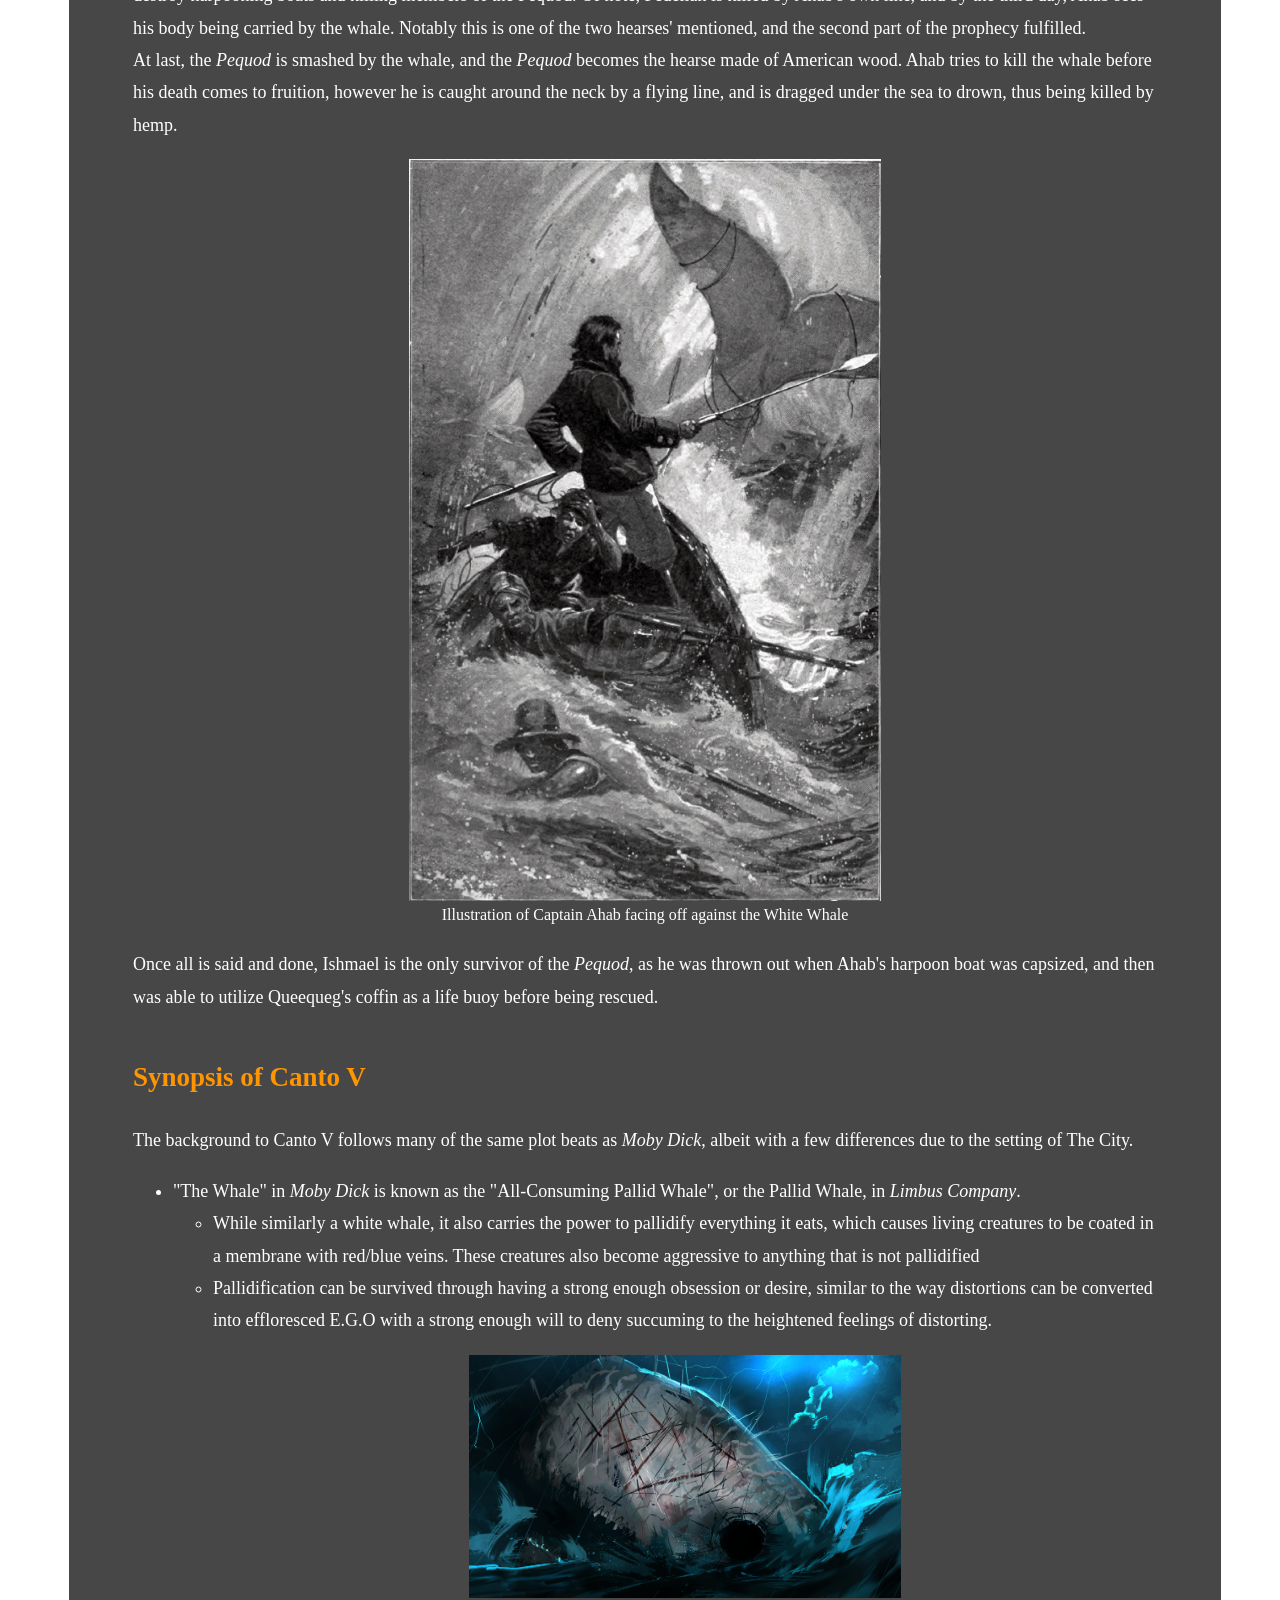
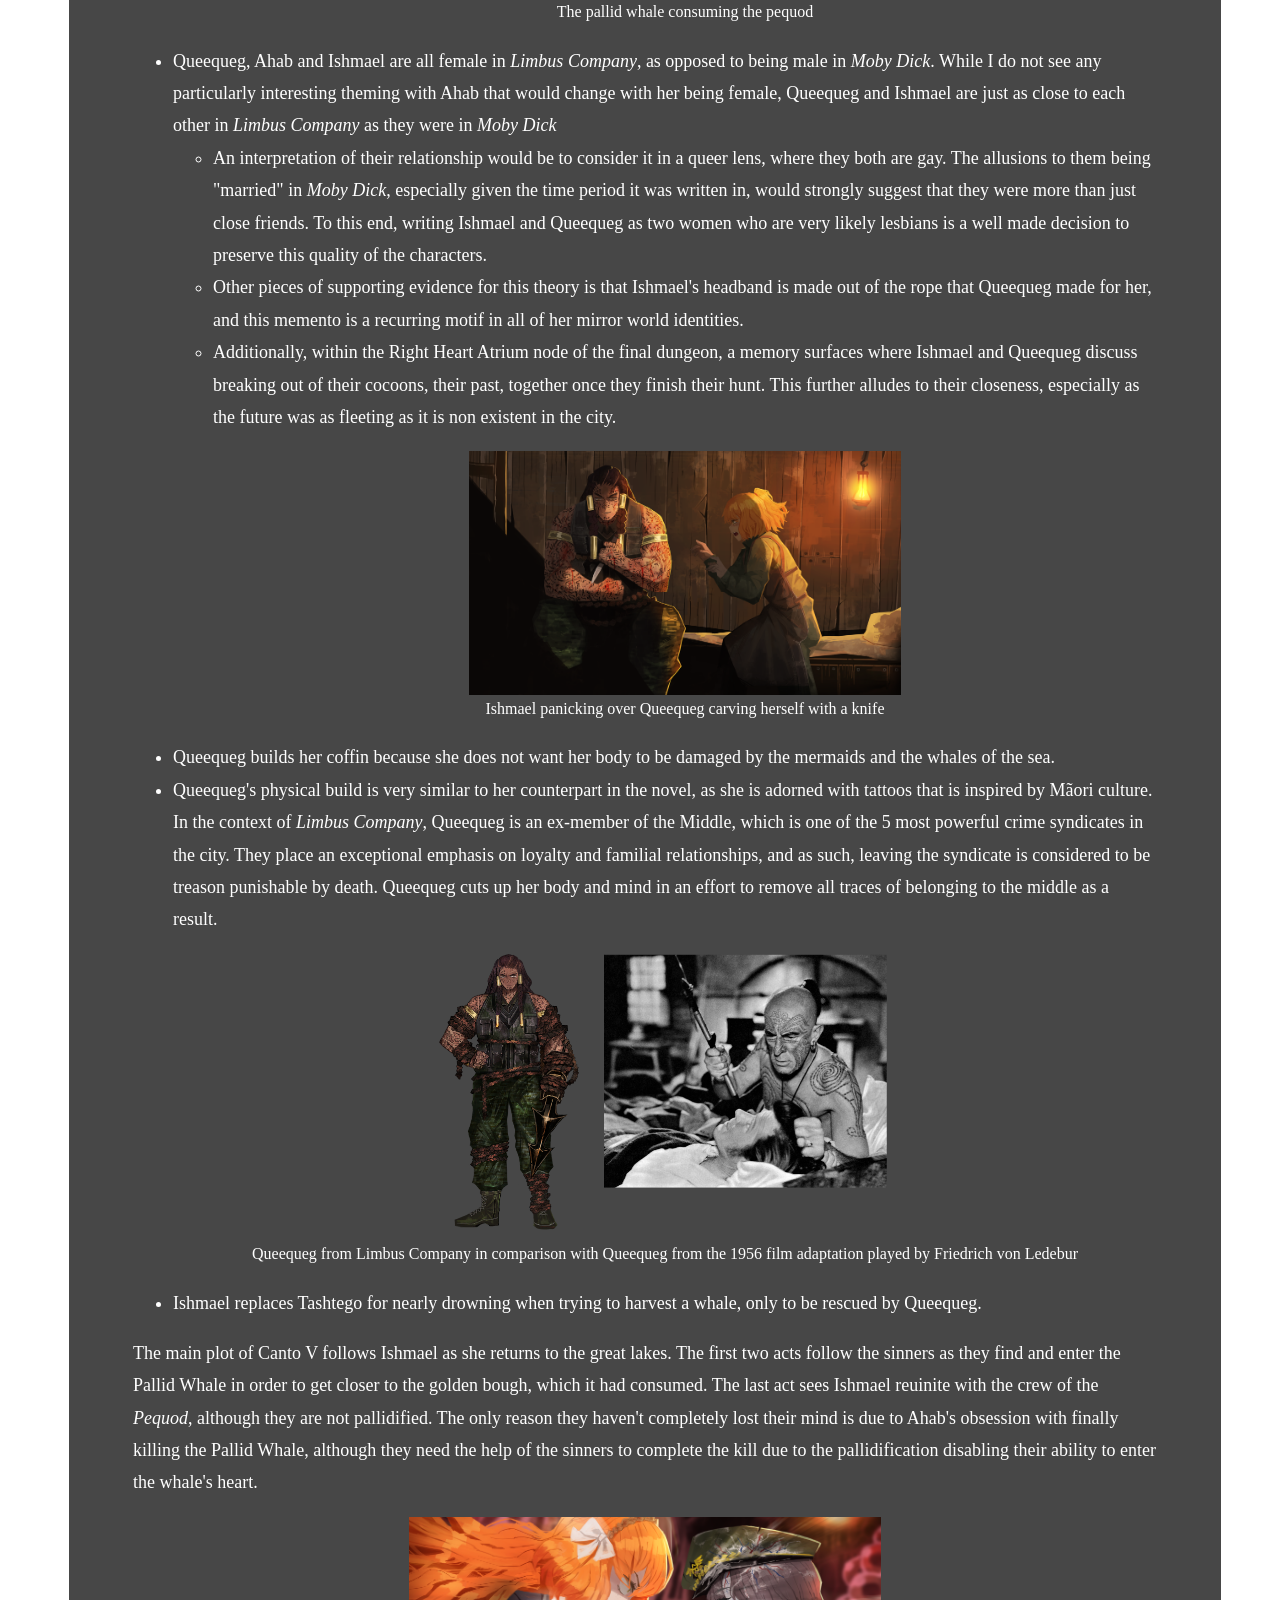
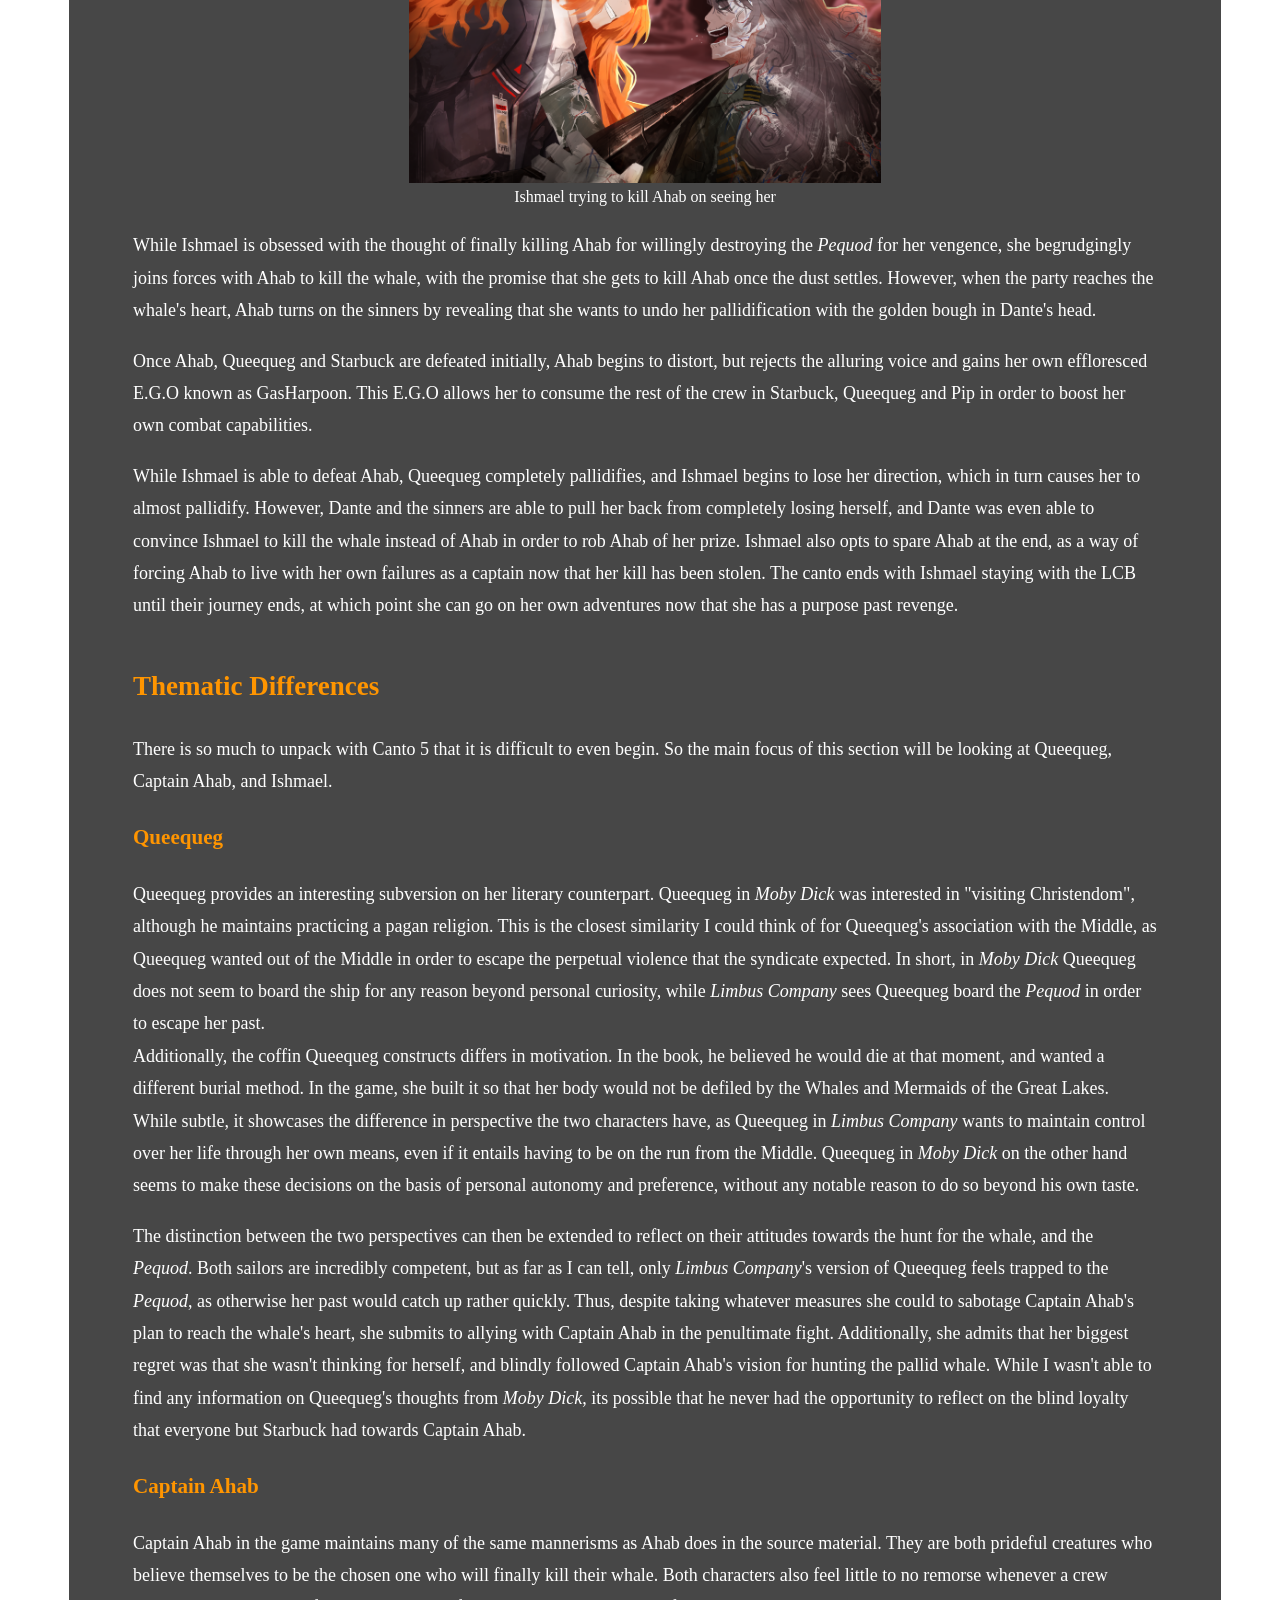
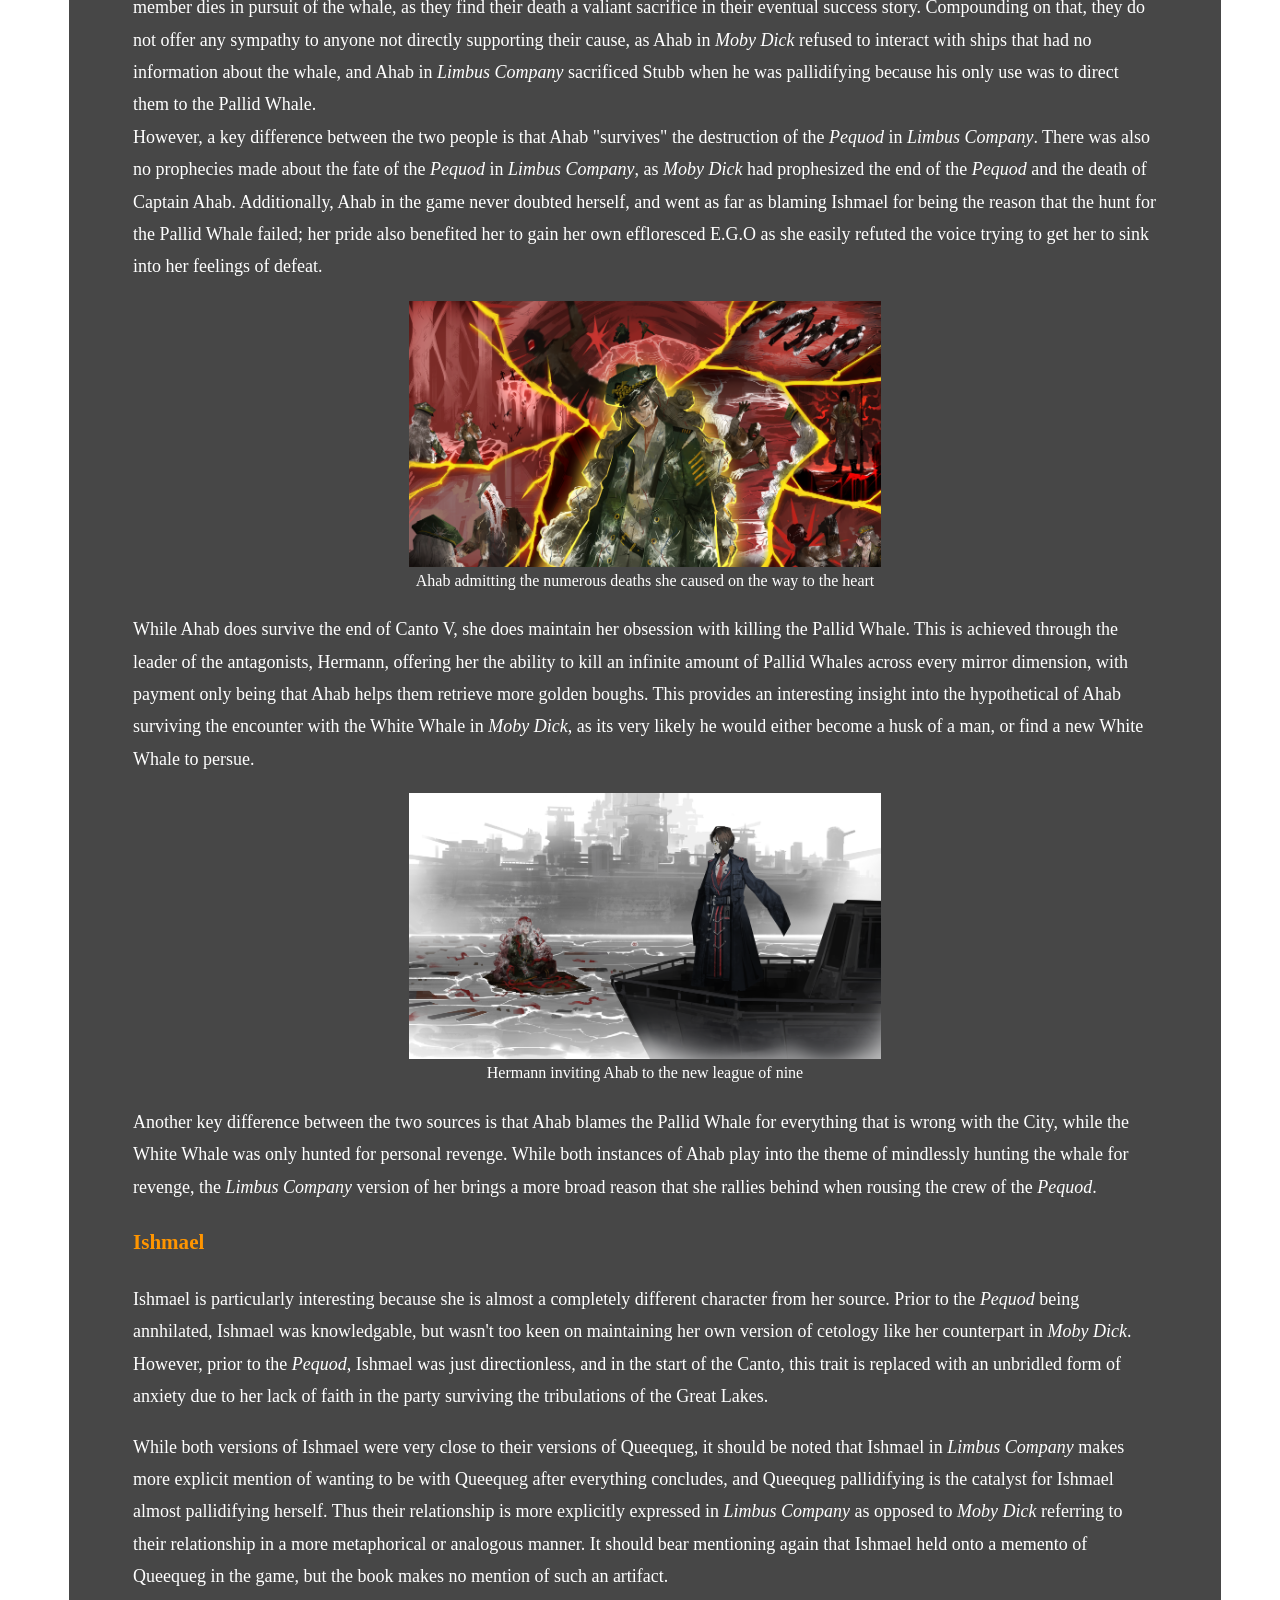
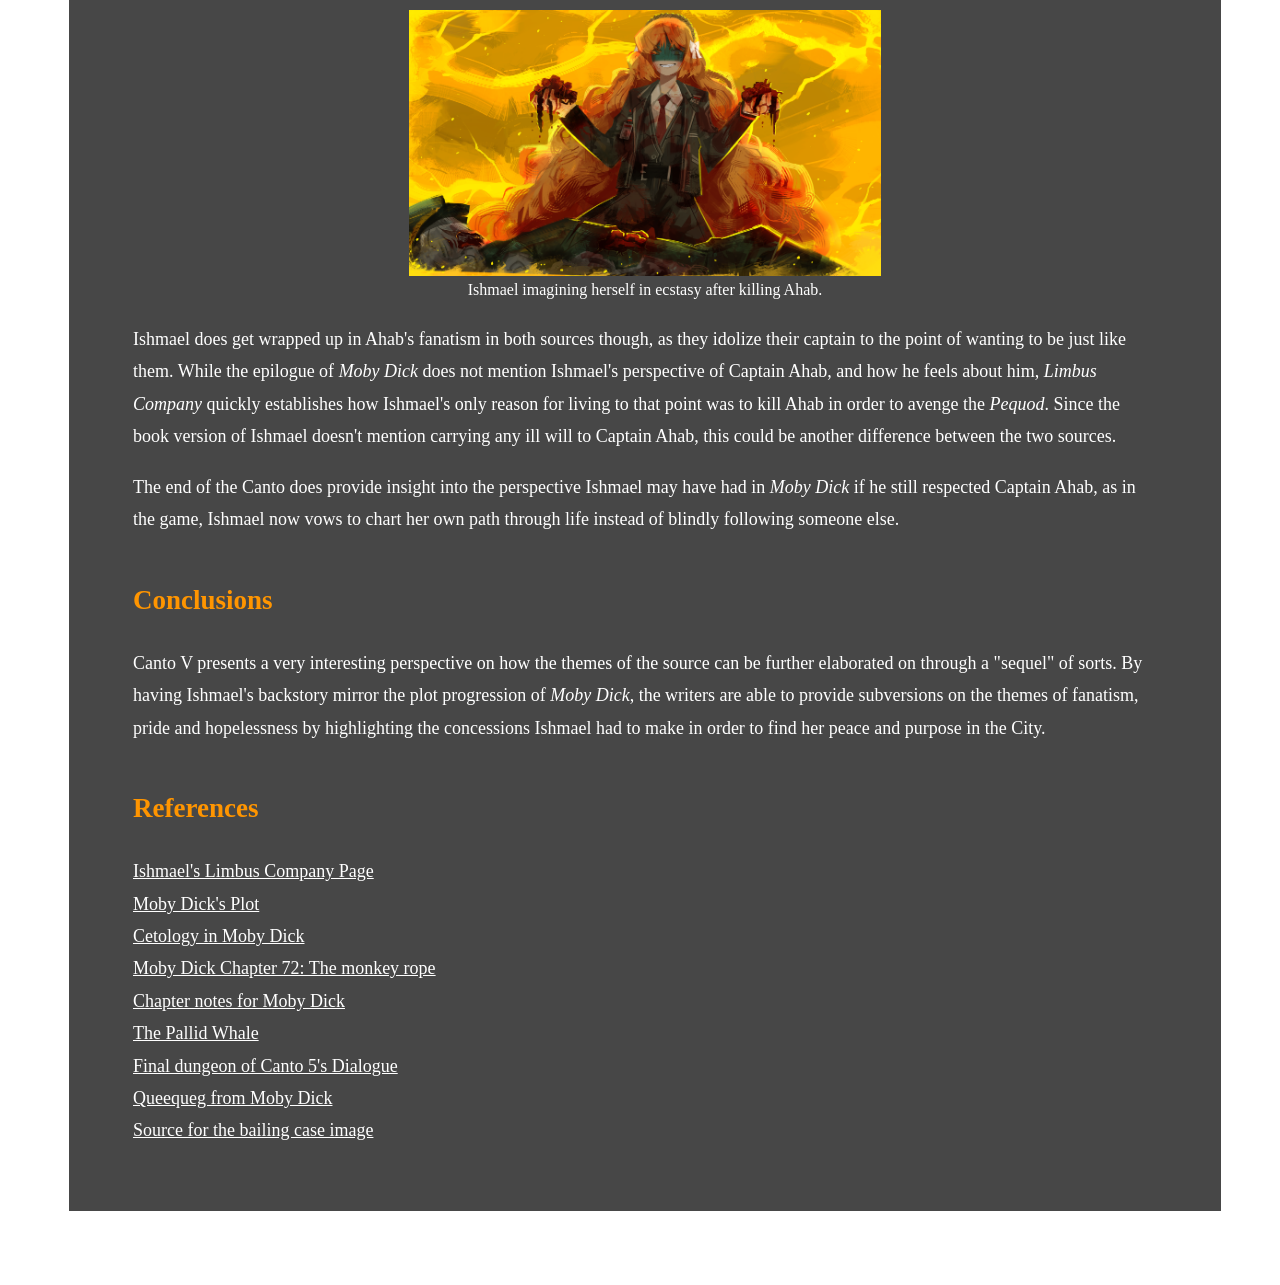
<file: Web Design Final Project/ishmael.html>
<!--Ishmael's page-->
<!DOCTYPE html>
<html>
<head>
	<meta charset="utf-8">
	<meta name="viewport" content="width=device-width, initial-scale=1">
	<link rel="stylesheet" href="webstyle.css">
	<title>
		Canto V: Ishmael and the Pallid Whale
	</title>
</head>
<body>
	<header>
		<!--I am very intentionally not using an unordered list here because I'm treating the nav buttons as a seperate "box" that is fitted into the nav class. Basically instead of delegating everything to the list I can just say that we're looking at a group of boxes that are all sized appropriately because they have classes specific to them/their properties-->
		<!--Have the far left icon be the LCB icon in its own isolated bubble-->
		<div id="home-link">
			<a class="home-link-image small-icon" href="home.html">
				<img class="home-link-image small-icon" src="Media/navbar-icon.png" alt="Return to home page" title="Return to home page">
			</a>
			
		</div>
		<nav>
			<a class="heathcliff-link" href="heathcliff.html">
				Canto VI: Heathcliff and Wuthering Heights
			</a>
			<a class="ishmael-link" href="ishmael.html">
				Canto V: Ishmael and the Pallid Whale
			</a>
			<a class="donqui-link" href="donqui.html">
				Canto VII: Don Quixote and an Impossible Dream
			</a>

		</nav>
	</header>
	<main id="ishmael-main">
		<section class="main-text-sizing main-text-color-scheme-light">
			<blockquote>
				If you please, call me Ishmael.
			</blockquote>
			<h1>Canto V: Ishmael and the Pallid Whale</h1>
			<section>
				<h2 class="ishmael-header" id="Introduction">Introduction</h2>
				<article>
					<p>
						Ishmael is sinner #8 within the LCB, with an official color of "Isolate Orange" (#ff9500). Her literary source is <em>Moby Dick</em>, with its other official name being <em>The Whale</em>; "The Whale" being the focus of Ishmael's Canto, which is known as "The Evil Defining".
					</p>
				</article>
				<figure>
					<img class="figure-image" src="Media/ishmael-images/ishmael-char-poster.jpg" alt="Picture of Ishmael per her character poster. She wears the LCB outfit of a casual formal suit and pants accompanied with a jacket. She also wields a shield and a mace in her left and right hand respectively.">
				</figure>
			</section>
			<section>
				<h2 class="ishmael-header" id="Moby-Dick">Moby Dick</h2>
				<article>
					<p>
						<em>Moby Dick</em>, written by Herman Melville in 1851, is a novel describing the tale of Ahab as he hunts for the Moby Dick, which is a sperm whale that took his leg in a previous voyage. It is narrated by Ishmael, a sailor of the ship <em>Pequod</em>, as they utilize a liteny of literary genres to describe their adventures. Before giving the synopsis of the novel, it is worth mentioning that the genders of the characters are changed around in <em>Limbus Company</em>, which contrasts <em>Wuthering Heights</em>, and mirrors for <em>Don Quixote</em>, interpretations.
					</p>
					<p>
						The novel begins with Ishmael joining the fateful whaling voyage as a "green hand", which just means someone who is inexperienced with whaling. He meets with Queequeg, a harpooner, at an inn before attending a sermon and signing onto the <em>Pequod</em>. While onboarding, Captain Ahab is described to be a "grand, ungodly, god-like man" who still has his "humanities". Additionally, a man named Elijah prophesises that a dire fate will meet Ahab if Ishmael and Queequeg join.<br>
						To break from the synopsis for a second, this introduction already brings a few important themes within <em>Moby Dick</em>, which are religion, Captain Ahab's charms, and prophesies. 
					</p>
					<figure>
						<img class="figure-image" src="Media/ishmael-images/ishmael-moby-dick.jpg" alt="Ishmael (left) depicted in a 1920 edition of Moby Dick">
						<figcaption>Ishmael (left) depicted in a 1920 edition of Moby Dick</figcaption>
					</figure>
					<p>
						Once Ishmael boards, he makes a note of introducing the crew and discussing cetology, which is his classification of whales. In short, he classifies them into 3 "books" based on their size, which, in decreasing order of size, are: Folio, Octavo and Duodecimo. Each species is then categorized as a chapter in these books. Notably, the chapters discussed mostly encompass whales hunted for their oil, which reflects the priorities of the whalers. To conclude the sequence, Ahab makes an appearance on the quarterdeck with a prosthetic leg fashioned out of a whale's jawbone; he offers a cash reward for anyone who finds the Moby Dick first, and his fanatism captivates Ishmael. Additionally, after a confrontation with first mate Starbuck, where Ahab advances on him until he retreats, Starbuck notes how he had a dream of Ahab kicking him. Flask, an old merman, <q>mentions the futility of struggling against Ahab and suggests that it may even be an honor to be kicked by such a man</q>. These two properties of Ahab will prove to be significant later.
					</p>
					<figure>
						<img class="figure-image" src="Media/ishmael-images/starbuck-moby-dick.jpg" alt="Starbuck and Captain Ahab conferring">
						<figcaption>Starbuck and Captain Ahab conferring</figcaption>
					</figure>
					<p>
						Before the crew set sail, Ahab makes a point of stirring the crew by asking simple questions, to which they respond feverently. Eventually, when Starbuck asked if they are hunting the Moby Dick, Captain Ahab confirms his suspicions, and the rest of the crew cheers wildly. Notably, Starbuck pushes back because he does not wish to risk his life for a vengence. However, he is disregarded, and Ahab "binds" the crew by having them drink from a single flagon being passed around. He ends this sequence with the quote, <q>God hunt us all, if we do not hunt Moby Dick to his death!</q>(Chapter 36). The religious theming and fanatism of Captain Ahab can be seen in full display at this point.
					</p>
					<p>
						The <em>Pequod</em> sails on and exchanges greetings with other whaling ships. Of note, <em>Town-Ho</em> gives a cryptic story of divine judgement regarding the Moby Dick. The <em>Pequod</em> also spot a sperm and a right whale, who are killed and harvested. Notably, as Ishmael skins the whales of their blubber, he is tied to Queequeg on a monkey-rope. Ishmael notes that, if either of them were to fall, then the other would follow suit, and remarks that this emobdies the ties that bind all men together.<br>
						It should be noted that by this point, Ishmael and Queequeg are remarked to be incredibly close, going so far to be called "married" at points.
					</p>
					<p>
						A few other incidents occur from the harvesting process, as Tashtego nearly drowns when retrieving spermaceti, which is the raw material used to make whale oil. Pip, a young cabin boy conscripted to aid in the whaling process, leaps from the boat twice due to being scared by the whales, and was almost abandoned the second time; his delayed rescue made him go insane, which Ishmael considers to bestow the wisdom of the seas unto him.<br>
						The <em>Pequod</em> continues sailing, hunting whales and communicating with other ships in pursuit of the Moby Dick.
					</p>
					<figure>
						<img class="figure-image" src="Media/ishmael-images/harvesting-whales.jpg" alt="The Pequod crew harvesting the whales">
						<figcaption>The Pequod crew harvesting the whales</figcaption>
					</figure>
					<p>
						Eventually, Queequeg falls ill, and asks for a coffin to be made with his harpoon, idol and other possesions to be made, as he does not want to be buried in his hammock. However, he recovers, and begins to copy his tattoos onto the coffin while using it as a form of storage.<br>
						At this stage, Ahab also makes a new harpoon for himself, and tempers it with the blood of the 3 harpooners on deck as opposed to water.
					</p>
					<p>
						A few days after, Fedellah notes a prophecy in 3 parts. First, before Ahab can die, he will see two hearses (a hearse being a vehicle for transporting the deceased to a funeral), with one not being made by mortal hands, and the other made of wood from America. Second, Fedellah will die before Ahab, and Ahab will only be killed by hemp. Ahab dismisses the prophecy because of how inprobable it sounds at sea.<br>
						The <em>Pequod</em> is soon caught in a typhoon, and flames appear at the top of the mast, and on Ahab's harpoon. While Starbuck considers it to be an omen of God opposing Ahab, Ahab considers it to be a sign of endorsement.
					</p>
					<p>
						Once the storm settles, its noted that none of the original navigational tools remain, and only Ahab's word is left. His pride leads to him trying to create his own set of navigational tools, but otherwise his power over the crew only contains to grow. While Ahab has a rare moment of lucidity in questioning his hunt for the whale, he doubles down on it by stating that fate compels him to complete the hunt.
					</p>
					<p>
						Finally, the Moby Dick is sighted. The Whale is spotted by Ahab, who claims the cash reward of a doubloon, however it also splits his own boat in half upon surfacing. This doesn't deter Ahab, as he calls for its continued chase for the next two days despite the whale continuing to destroy harpooning boats and killing members of the Pequod. Of note, Fedellah is killed by Ahab's own line, and by the third day, Ahab sees his body being carried by the whale. Notably this is one of the two hearses' mentioned, and the second part of the prophecy fulfilled.<br>
						At last, the <em>Pequod</em> is smashed by the whale, and the <em>Pequod</em> becomes the hearse made of American wood. Ahab tries to kill the whale before his death comes to fruition, however he is caught around the neck by a flying line, and is dragged under the sea to drown, thus being killed by hemp.
					</p>
					<figure>
						<img class="figure-image" src="Media/ishmael-images/captain-ahab-moby-dick.jpg" alt="Illustration of Captain Ahab facing off against the White Whale">
						<figcaption>Illustration of Captain Ahab facing off against the White Whale</figcaption>
					</figure>
					<p>
						Once all is said and done, Ishmael is the only survivor of the <em>Pequod</em>, as he was thrown out when Ahab's harpoon boat was capsized, and then was able to utilize Queequeg's coffin as a life buoy before being rescued. 
					</p>

				</article>
			</section>
			<section>
				<h2 class="ishmael-header" id="Synopsis-of-Canto-V">Synopsis of Canto V</h2>
				<article>
					<p>
						The background to Canto V follows many of the same plot beats as <em>Moby Dick</em>, albeit with a few differences due to the setting of The City.
					</p>
					<ul>
						<li>"The Whale" in <em>Moby Dick</em> is known as the "All-Consuming Pallid Whale", or the Pallid Whale, in <em>Limbus Company</em>.</li>
						<ul>
							<li>While similarly a white whale, it also carries the power to pallidify everything it eats, which causes living creatures to be coated in a membrane with red/blue veins. These creatures also become aggressive to anything that is not pallidified</li>
							<li>Pallidification can be survived through having a strong enough obsession or desire, similar to the way distortions can be converted into effloresced E.G.O with a strong enough will to deny succuming to the heightened feelings of distorting.</li>
							<figure>
								<img class="figure-image" src="Media/ishmael-images/the-pallid-whale.png" alt="The pallid whale consuming the pequod">
								<figcaption>The pallid whale consuming the pequod</figcaption>
							</figure>
						</ul>
						<li>Queequeg, Ahab and Ishmael are all female in <em>Limbus Company</em>, as opposed to being male in <em>Moby Dick</em>. While I do not see any particularly interesting theming with Ahab that would change with her being female, Queequeg and Ishmael are just as close to each other in <em>Limbus Company</em> as they were in <em>Moby Dick</em></li>
						<ul>
							<li>An interpretation of their relationship would be to consider it in a queer lens, where they both are gay. The allusions to them being "married" in <em>Moby Dick</em>, especially given the time period it was written in, would strongly suggest that they were more than just close friends. To this end, writing Ishmael and Queequeg as two women who are very likely lesbians is a well made decision to preserve this quality of the characters.</li>
							<li>Other pieces of supporting evidence for this theory is that Ishmael's headband is made out of the rope that Queequeg made for her, and this memento is a recurring motif in all of her mirror world identities.</li>
							<li>Additionally, within the Right Heart Atrium node of the final dungeon, a memory surfaces where Ishmael and Queequeg discuss breaking out of their cocoons, their past, together once they finish their hunt. This further alludes to their closeness, especially as the future was as fleeting as it is non existent in the city.</li>
							<figure>
								<img class="figure-image" src="Media/ishmael-images/queequeg-and-ishmael.png" alt="Ishmael panicking over Queequeg carving herself with a knife">
								<figcaption>Ishmael panicking over Queequeg carving herself with a knife</figcaption>
							</figure>
						</ul>
						<li>
							Queequeg builds her coffin because she does not want her body to be damaged by the mermaids and the whales of the sea.
						</li>
						<li>
							Queequeg's physical build is very similar to her counterpart in the novel, as she is adorned with tattoos that is inspired by M&atilde;ori culture. In the context of <em>Limbus Company</em>, Queequeg is an ex-member of the Middle, which is one of the 5 most powerful crime syndicates in the city. They place an exceptional emphasis on loyalty and familial relationships, and as such, leaving the syndicate is considered to be treason punishable by death. Queequeg cuts up her body and mind in an effort to remove all traces of belonging to the middle as a result.
						</li>
						<figure>
							<img class="figure-image" src="Media/ishmael-images/Queequeg_Past_StandingSprite.png" alt="Queequeg from Limbus Company in comparison with Queequeg from the 1956 film adaptation played by Friedrich von Ledebur">
							<figcaption>Queequeg from Limbus Company in comparison with Queequeg from the 1956 film adaptation played by Friedrich von Ledebur</figcaption>
						</figure>
						<li>
							Ishmael replaces Tashtego for nearly drowning when trying to harvest a whale, only to be rescued by Queequeg.
						</li>
					</ul>
					<p>
						The main plot of Canto V follows Ishmael as she returns to the great lakes. The first two acts follow the sinners as they find and enter the Pallid Whale in order to get closer to the golden bough, which it had consumed. The last act sees Ishmael reuinite with the crew of the <em>Pequod</em>, although they are not pallidified. The only reason they haven't completely lost their mind is due to Ahab's obsession with finally killing the Pallid Whale, although they need the help of the sinners to complete the kill due to the pallidification disabling their ability to enter the whale's heart.
					</p>
					<figure>
						<img class="figure-image" src="Media/ishmael-images/ishmael-facing-off-against-ahab.png" alt="Ishmael trying to kill Ahab on seeing her">
						<figcaption>
							Ishmael trying to kill Ahab on seeing her
						</figcaption>
					</figure>
					<p>
						While Ishmael is obsessed with the thought of finally killing Ahab for willingly destroying the <em>Pequod</em> for her vengence, she begrudgingly joins forces with Ahab to kill the whale, with the promise that she gets to kill Ahab once the dust settles. However, when the party reaches the whale's heart, Ahab turns on the sinners by revealing that she wants to undo her pallidification with the golden bough in Dante's head.
					</p>
					<p>
						Once Ahab, Queequeg and Starbuck are defeated initially, Ahab begins to distort, but rejects the alluring voice and gains her own effloresced E.G.O known as GasHarpoon. This E.G.O allows her to consume the rest of the crew in Starbuck, Queequeg and Pip in order to boost her own combat capabilities.
					</p>
					<p>
						While Ishmael is able to defeat Ahab, Queequeg completely pallidifies, and Ishmael begins to lose her direction, which in turn causes her to almost pallidify. However, Dante and the sinners are able to pull her back from completely losing herself, and Dante was even able to convince Ishmael to kill the whale instead of Ahab in order to rob Ahab of her prize. Ishmael also opts to spare Ahab at the end, as a way of forcing Ahab to live with her own failures as a captain now that her kill has been stolen. The canto ends with Ishmael staying with the LCB until their journey ends, at which point she can go on her own adventures now that she has a purpose past revenge.
					</p>
				</article>
			</section>
			<section>
				<h2 class="ishmael-header" id="Thematic-Differences">Thematic Differences</h2>
				<article>
					<p>
						There is so much to unpack with Canto 5 that it is difficult to even begin. So the main focus of this section will be looking at Queequeg, Captain Ahab, and Ishmael.
					</p>
					<h3 class="ishmael-header" id="Queequeg">Queequeg</h3>
					<p>
						Queequeg provides an interesting subversion on her literary counterpart. Queequeg in <em>Moby Dick</em> was interested in "visiting Christendom", although he maintains practicing a pagan religion. This is the closest similarity I could think of for Queequeg's association with the Middle, as Queequeg wanted out of the Middle in order to escape the perpetual violence that the syndicate expected. In short, in <em>Moby Dick</em> Queequeg does not seem to board the ship for any reason beyond personal curiosity, while <em>Limbus Company</em> sees Queequeg board the <em>Pequod</em> in order to escape her past.<br>
						Additionally, the coffin Queequeg constructs differs in motivation. In the book, he believed he would die at that moment, and wanted a different burial method. In the game, she built it so that her body would not be defiled by the Whales and Mermaids of the Great Lakes. While subtle, it showcases the difference in perspective the two characters have, as Queequeg in <em>Limbus Company</em> wants to maintain control over her life through her own means, even if it entails having to be on the run from the Middle. Queequeg in <em>Moby Dick</em> on the other hand seems to make these decisions on the basis of personal autonomy and preference, without any notable reason to do so beyond his own taste.
					</p>
					<p>
						The distinction between the two perspectives can then be extended to reflect on their attitudes towards the hunt for the whale, and the <em>Pequod</em>. Both sailors are incredibly competent, but as far as I can tell, only <em>Limbus Company</em>'s version of Queequeg feels trapped to the <em>Pequod</em>, as otherwise her past would catch up rather quickly. Thus, despite taking whatever measures she could to sabotage Captain Ahab's plan to reach the whale's heart, she submits to allying with Captain Ahab in the penultimate fight. Additionally, she admits that her biggest regret was that she wasn't thinking for herself, and blindly followed Captain Ahab's vision for hunting the pallid whale. While I wasn't able to find any information on Queequeg's thoughts from <em>Moby Dick</em>, its possible that he never had the opportunity to reflect on the blind loyalty that everyone but Starbuck had towards Captain Ahab.
					</p>
					<h3 class="ishmael-header" id="Ahab">Captain Ahab</h3>
					<p>
						Captain Ahab in the game maintains many of the same mannerisms as Ahab does in the source material. They are both prideful creatures who believe themselves to be the chosen one who will finally kill their whale. Both characters also feel little to no remorse whenever a crew member dies in pursuit of the whale, as they find their death a valiant sacrifice in their eventual success story. Compounding on that, they do not offer any sympathy to anyone not directly supporting their cause, as Ahab in <em>Moby Dick</em> refused to interact with ships that had no information about the whale, and Ahab in <em>Limbus Company</em> sacrificed Stubb when he was pallidifying because his only use was to direct them to the Pallid Whale.<br>
						However, a key difference between the two people is that Ahab "survives" the destruction of the <em>Pequod</em> in <em>Limbus Company</em>. There was also no prophecies made about the fate of the <em>Pequod</em> in <em>Limbus Company</em>, as <em>Moby Dick</em> had prophesized the end of the <em>Pequod</em> and the death of Captain Ahab. Additionally, Ahab in the game never doubted herself, and went as far as blaming Ishmael for being the reason that the hunt for the Pallid Whale failed; her pride also benefited her to gain her own effloresced E.G.O as she easily refuted the voice trying to get her to sink into her feelings of defeat.
					</p>
					<figure>
						<img class="figure-image" src="Media/ishmael-images/ahab-admitting-deaths.png" alt="Ahab admitting the numerous deaths she caused on the way to the heart">
						<figcaption>Ahab admitting the numerous deaths she caused on the way to the heart</figcaption>
					</figure>
					<p>
						While Ahab does survive the end of Canto V, she does maintain her obsession with killing the Pallid Whale. This is achieved through the leader of the antagonists, Hermann, offering her the ability to kill an infinite amount of Pallid Whales across every mirror dimension, with payment only being that Ahab helps them retrieve more golden boughs. This provides an interesting insight into the hypothetical of Ahab surviving the encounter with the White Whale in <em>Moby Dick</em>, as its very likely he would either become a husk of a man, or find a new White Whale to persue.
					</p>
					<figure>
						<img class="figure-image" src="Media/ishmael-images/hermann-with-ahab.png" alt="Hermann inviting Ahab to the new league of nine">
						<figcaption>Hermann inviting Ahab to the new league of nine</figcaption>
					</figure>
					<p>
						Another key difference between the two sources is that Ahab blames the Pallid Whale for everything that is wrong with the City, while the White Whale was only hunted for personal revenge. While both instances of Ahab play into the theme of mindlessly hunting the whale for revenge, the <em>Limbus Company</em> version of her brings a more broad reason that she rallies behind when rousing the crew of the <em>Pequod</em>.
					</p>
					<h3 class="ishmael-header" id="Ishmael">Ishmael</h3>
					<p>
						Ishmael is particularly interesting because she is almost a completely different character from her source. Prior to the <em>Pequod</em> being annhilated, Ishmael was knowledgable, but wasn't too keen on maintaining her own version of cetology like her counterpart in <em>Moby Dick</em>. However, prior to the <em>Pequod</em>, Ishmael was just directionless, and in the start of the Canto, this trait is replaced with an unbridled form of anxiety due to her lack of faith in the party surviving the tribulations of the Great Lakes.
					</p>
					<p>	
						While both versions of Ishmael were very close to their versions of Queequeg, it should be noted that Ishmael in <em>Limbus Company</em> makes more explicit mention of wanting to be with Queequeg after everything concludes, and Queequeg pallidifying is the catalyst for Ishmael almost pallidifying herself. Thus their relationship is more explicitly expressed in <em>Limbus Company</em> as opposed to <em>Moby Dick</em> referring to their relationship in a more metaphorical or analogous manner. It should bear mentioning again that Ishmael held onto a memento of Queequeg in the game, but the book makes no mention of such an artifact. 
					</p>
					<figure>
						<img class="figure-image" src="Media/ishmael-images/ishmael-wanting-ahab-dead.png" alt="Ishmael imagining herself in ecstasy after killing Ahab">
						<figcaption>Ishmael imagining herself in ecstasy after killing Ahab.</figcaption>
					</figure>
					<p>
						Ishmael does get wrapped up in Ahab's fanatism in both sources though, as they idolize their captain to the point of wanting to be just like them. While the epilogue of <em>Moby Dick</em> does not mention Ishmael's perspective of Captain Ahab, and how he feels about him, <em>Limbus Company</em> quickly establishes how Ishmael's only reason for living to that point was to kill Ahab in order to avenge the <em>Pequod</em>. Since the book version of Ishmael doesn't mention carrying any ill will to Captain Ahab, this could be another difference between the two sources.
					</p>
					<p>
						The end of the Canto does provide insight into the perspective Ishmael may have had in <em>Moby Dick</em> if he still respected Captain Ahab, as in the game, Ishmael now vows to chart her own path through life instead of blindly following someone else. 
					</p>
				</article>
			</section>
			<section>
				<h2 class="ishmael-header" id="Conclusions">Conclusions</h2>
				<article>
					<p>
						Canto V presents a very interesting perspective on how the themes of the source can be further elaborated on through a "sequel" of sorts. By having Ishmael's backstory mirror the plot progression of <em>Moby Dick</em>, the writers are able to provide subversions on the themes of fanatism, pride and hopelessness by highlighting the concessions Ishmael had to make in order to find her peace and purpose in the City.
					</p>
				</article>			
			</section>
			<section class="reference-section-container">
				<h2 class="ishmael-header" id="References">References</h2>
				<article class="references-body">
					<a href="https://limbuscompany.wiki.gg/wiki/Ishmael">Ishmael's Limbus Company Page</a>
					<a href="https://en.wikipedia.org/wiki/Moby-Dick#Plot">Moby Dick's Plot</a>
					<a href="https://en.wikipedia.org/wiki/Cetology_of_Moby-Dick">Cetology in Moby Dick</a>
					<a href="https://www.litcharts.com/lit/moby-dick/chapter-72-the-monkey-rope">Moby Dick Chapter 72: The monkey rope</a>
					<a href="https://www.sparknotes.com/lit/mobydick/section4/">Chapter notes for Moby Dick</a>
					<a href="https://limbuscompany.wiki.gg/wiki/The_Pallid_Whale">The Pallid Whale</a>
					<a href="https://limbuscompany.wiki.gg/wiki/Into_the_Dark/Floor_2">Final dungeon of Canto 5's Dialogue</a>
					<a href="https://en.wikipedia.org/wiki/Queequeg#Familial_and_cultural_history">Queequeg from Moby Dick</a>
					<a href="https://americanliterature.com/author/herman-melville/book/moby-dick-or-the-whale/chapter-51-the-spirit-spout">Source for the bailing case image</a>
				</article>			
			</section>
		</section>
	</main>
	<footer>
		<nav id="footer-nav" class="heathcliff-link">
			<p>Sections:</p>
			<a href="#Introduction">Introduction</a>
			<a href="#Moby-Dick">Moby Dick</a>
			<a href="#Synopsis-of-Canto-V">Synopsis of Canto V</a>
			<a href="#Thematic-Differences">Thematic Differences</a>
			<a href="#Conclusions">Conclusions</a>
			<a href="#References">References</a>
			<a class="contact-class" href="mailto:amshu06@gmail.com">Email me!</a>
		</nav>
	</footer>
</body>
</html>
</file>
<file: core-theme.css>
/* 
Stylesheet for any misc pages that are not a part of a project, like the landing page.
*/

/* :root{
    
} */

body{
    color: black;
    background-color: rgba(220, 220, 220, 0.9); 
    padding: 0px 5px;
}


header{
    display: inline flex;
    vertical-align: middle;
    flex-wrap: nowrap;
    border: thick double black;
    padding-left: 1vw;
    padding-right: 1vw;
    gap: 5vw;
    top: 0;
    justify-content: space-between;
    align-items: center;
    width: 96vw;
    background-color: #5355e0;
    position: sticky;
    max-height: 10vh;
    z-index: 9999;
}

#header-subfield{
    margin: 10px;
    display: flex;
    align-items: center;
    justify-content: space-evenly;
    background-color: #dfdfdf;
    width: fit-content;

}

#header-subfield > *{
    border-right: 2px dotted black;
    border-left: 2px dotted black;
    margin: 10px;
    padding: 0px 10px;
}


#home-link{
    height: 100%;
    flex-grow: 0;
    max-width: 20vw;
    background-color: #dfdfdf;
    padding: 16px 16px;


}

main{
    flex-flow: column;
    display: flex;
    height:auto;
    height: fit-content;
    position: relative;
    margin: 5px;
    background-color: #beeeca;
    color: #000000;
}

main > *{
    margin: 15px 15px;
}

#table-of-contents{
    display: inline flex;
    flex-direction: column;
}

h2{
    font-weight: bold;
    text-decoration: underline;
}


li{
    padding-bottom: 10px;
}

figure{
    display: flex;
	align-self: center;
	flex-direction: column;
	max-height: auto;
}

figure > img{
    object-fit: cover;
	align-self: center;
	max-height: inherit;
	max-width: 50%;
}

figcaption{
    align-self: center;
	max-width: inherit;
	max-height: inherit;
	font-size: medium;
}
</file>
<file: Web Design Final Project/webstyle.css>
/*CSS stylesheet for unifrom styling across all the websites */
/*
Source for finding out how to make global and local variables in css
https://www.w3schools.com/css/css3_variables.asp
I was getting quickly tired of having to type out the hex for the background and foreground so i just decided to make it more modular by having a dedicated section for declaring variables
*/
:root{
	--dante-bg-color: #b01c37;
	--heathcliff-bg-color: #4e3076;
	--ishmael-bg-color: #ff9500;
	--donqui-bg-color: #ffef23;
	--light-fg-color: #FFFFFF;
	--dark-fg-color: #000000;
	--light-translucent-bg-color: rgba(220, 220, 220, 0.9);
	--dark-translucent-bg-color: rgba(51, 51, 51, 0.9);
	--header-height: 8vh;
}
/*Hyper generic things for every page*/
body{
	margin-left: 0;
	margin-right: 0;
	margin-top: 0;
	font-family: Optima;
	line-height: 1.8;
}

.small-icon{
	object-fit: scale-down;
	width: inherit;
	height: inherit;
}

.contact-class{
	background-color: var(--light-translucent-bg-color);
	border: 5px dotted white;
	color: black;
}

a{
	color: inherit;
	align-content: center;
}
/*page nav bar related details*/
header{
	/*Borrowing a lot of the same properties from A2*/
	position: sticky;
	z-index: 9999;
	vertical-align: middle;
	display: inline flex;
	flex-wrap: nowrap;
	border-bottom: thick double var(--dark-fg-color);
	padding-left: 1vw;
	padding-right: 1vw;
	gap: 2vw;
	top: 0;
	justify-content: space-between;
	max-height: var(--header-height);
	align-items: center;
	font-size: large;
	width: 98vw;
	/*
	Used this website to visually map out the gradients and to get the CSS params for linear-gradiant
	For completeness, its basically exactly how I thought the function would be made
	its a "to right" linear gradient, where i have 0% be the red, 50% be the violet and 100% be the orange.
	The gradient then does its usual transforms by placing the "stops" at the width*percentage points
	https://cssgradient.io/
	*/
	background: linear-gradient(to right, var(--heathcliff-bg-color), var(--ishmael-bg-color), var(--donqui-bg-color));
}

#home-link{
	border-right: 3px dotted var(--light-fg-color); 
	flex-grow: 0;
	max-width: 10vw;
	overflow: hidden;
	display: block;
	height: 100%;
	width: 100%;
}

nav{
	display: inline flex;
	justify-content: space-evenly;
	flex-wrap: nowrap;
	flex-grow: 1;
}

.home-link-image{
	filter: brightness(50) saturate(0);
	max-height: 100%;
	max-width: 100%;
	/*To my eternal chagrin, you have to hardcode one part of the images dimensions if it is a child within a child of a flexbox (as in my case)*/
	height: var(--header-height);
	width: auto;
	object-fit: scale-down;

}

.heathcliff-link{
	color: var(--light-fg-color);
}

.ishmael-link{
	color: var(--dark-fg-color);
}

.donqui-link{
	color: var(--dark-fg-color);
}

/*Page specific nav details*/
footer{
	
	z-index: 9999;
	position: sticky;
	bottom: 0;
	width: 100vw;
	max-height: var(--header-height);
}

#footer-nav{
	display: inline flex;
	justify-content: space-evenly;
	align-content: center;
	width: inherit;
	background-color: var(--dante-bg-color);
}

/*generic properties to all pages*/
/*Weird little quirk, images, background or not, have really weird issues with dimensions because they expect explicit dimensions
so setting this to be a flexbox is literally the only way i can actually guarentee the background scales properly.*/
main{
	display: flex;
	width: 100vw;
	z-index: 1;
	margin: 5px;
	height: fit-content;
	position: relative;
}

.main-text-sizing{
	font-size: large;
	align-self: stretch;
	width: inherit;
	margin: 0px 5vw;
	max-width: 90vw;
	max-height: inherit;
	display: flex;
	flex-direction: column;
	align-items: center;
	padding: 5vw;
}

.main-text-color-scheme-dark{
	background-color: var(--light-translucent-bg-color);
	color: var(--dark-fg-color);
}

.main-text-color-scheme-light{
	background-color: var(--dark-translucent-bg-color);
	color: var(--light-fg-color);
}

video{
	align-self: center;
	justify-self: center;
	width: auto;
	height: auto;
	max-width: 80%;
	max-height: 80%;
}

blockquote{
	font-size: 2em;
	text-align: center;
	padding: 5px;
	border: 3px groove var(--dark-fg-color);

}


figure{
	display: flex;
	align-self: center;
	flex-direction: column;
	max-height: auto;
}

.figure-image{
	object-fit: cover;
	align-self: center;
	max-height: inherit;
	max-width: 50%;
}

figcaption{
	align-self: center;
	max-width: inherit;
	max-height: inherit;
	font-size: medium;
}

/*A lil hacky but i really want the references to look nice so a grid layout actually works pretty well*/
.reference-section-container{
	align-self: baseline;
}
.references-body{
	display: flex;
	flex-direction: column;
}

/*Sigh, unfortunately I'm pretty sure I have to duplicate all of these attributes*/

/*Details specific to the home page*/
/*Position is used here alongside some other properties so that I can actually set up the blurred background properly*/
#dante-main::before{
	content: "";
	background-image: url("Media/home/home-background.png");
	filter: blur(3px) opacity(80%);
	background-size: cover;
	background-attachment: fixed;
	position: absolute;
	min-width: 100vw;
	width: 100vw;
	height: 100%;
	background-position: center;
	z-index: -1;
}


.dante-header{
	color: var(--dante-bg-color);
}

/*Details specific to the heathcliff page, or heathcliff.html */
#heathcliff-main::before{
	content: "";
	background-image: url("Media/heathcliff-images/heathcliff-background.png");
	filter: blur(3px) opacity(80%);
	background-size: cover;
	background-attachment: fixed;
	position: absolute;
	min-width: 100vw;
	width: 100vw;
	height: 100%;
	background-position: center;
	z-index: -1;
}



.heathcliff-header{
	color: var(--heathcliff-bg-color);
}

/*Details specific to the ishmael page */

#ishmael-main::before{
	content: "";
	background-image: url("Media/ishmael-images/ishmael-background.png");
	filter: blur(3px) opacity(80%);
	background-size: cover;
	background-attachment: fixed;
	position: absolute;
	min-width: 100vw;
	width: 100vw;
	height: 100%;
	background-position: center;
	z-index: -1;
}

.ishmael-header{
	color: var(--ishmael-bg-color);
}

/*donqui specific details*/

#donqui-main::before{
	content: "";
	background-image: url("Media/donqui-images/donqui-background.png");
	filter: blur(3px) opacity(80%);
	background-size: cover;
	background-attachment: fixed;
	position: absolute;
	min-width: 100vw;
	width: 100vw;
	height: 100%;
	background-position: center;
	z-index: -1;
}

.donqui-header{
	color: var(--donqui-bg-color);
}

#missing-item-main::before{
	content: "";
	background-image: url("Media/404_bg.png");
	filter: blur(3px) opacity(80%);
	background-size: cover;
	background-attachment: fixed;
	position: absolute;
	min-width: 100vw;
	width: 100vw;
	height: 100%;
	background-position: center;
	z-index: -1;
}

.missing-item-header{
	color: var(--dante-bg-color);
}

.missing-item-image{
	max-width: 100%;
	max-height: 100%;
}
</file>
